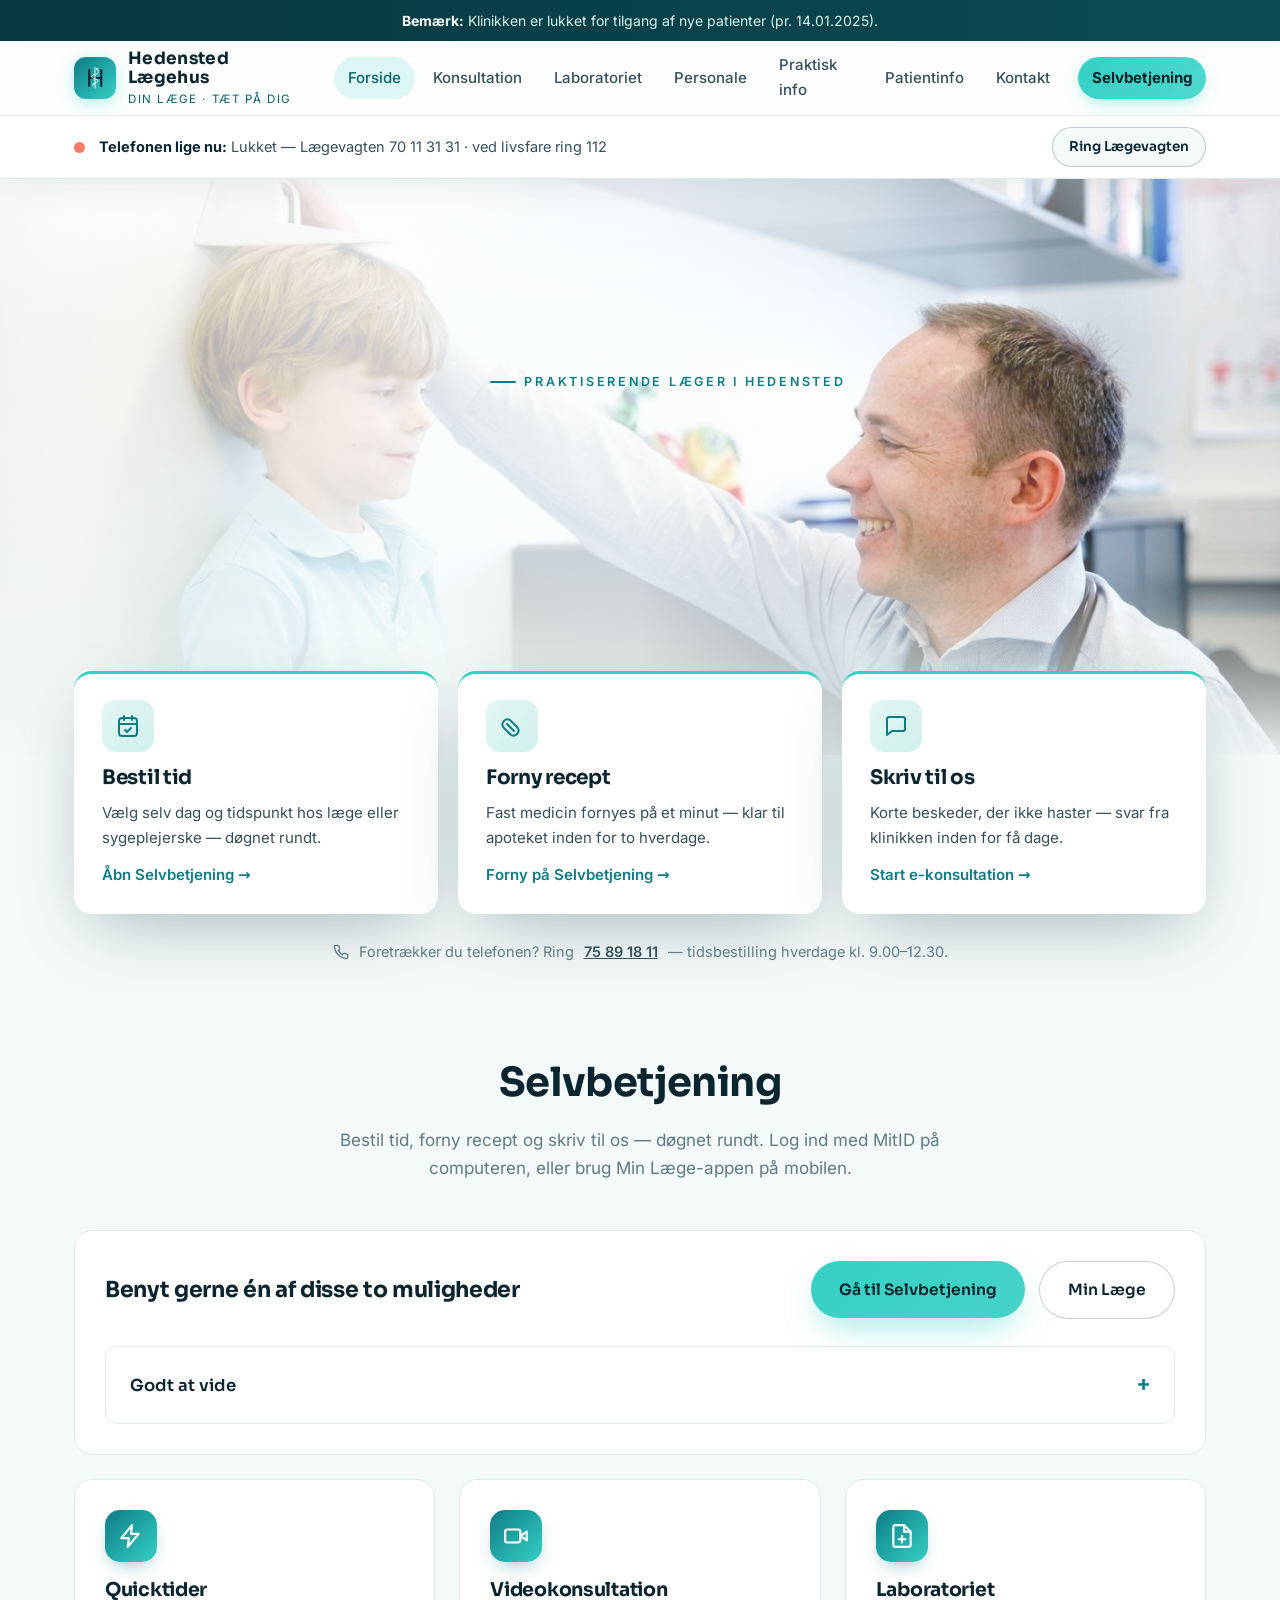
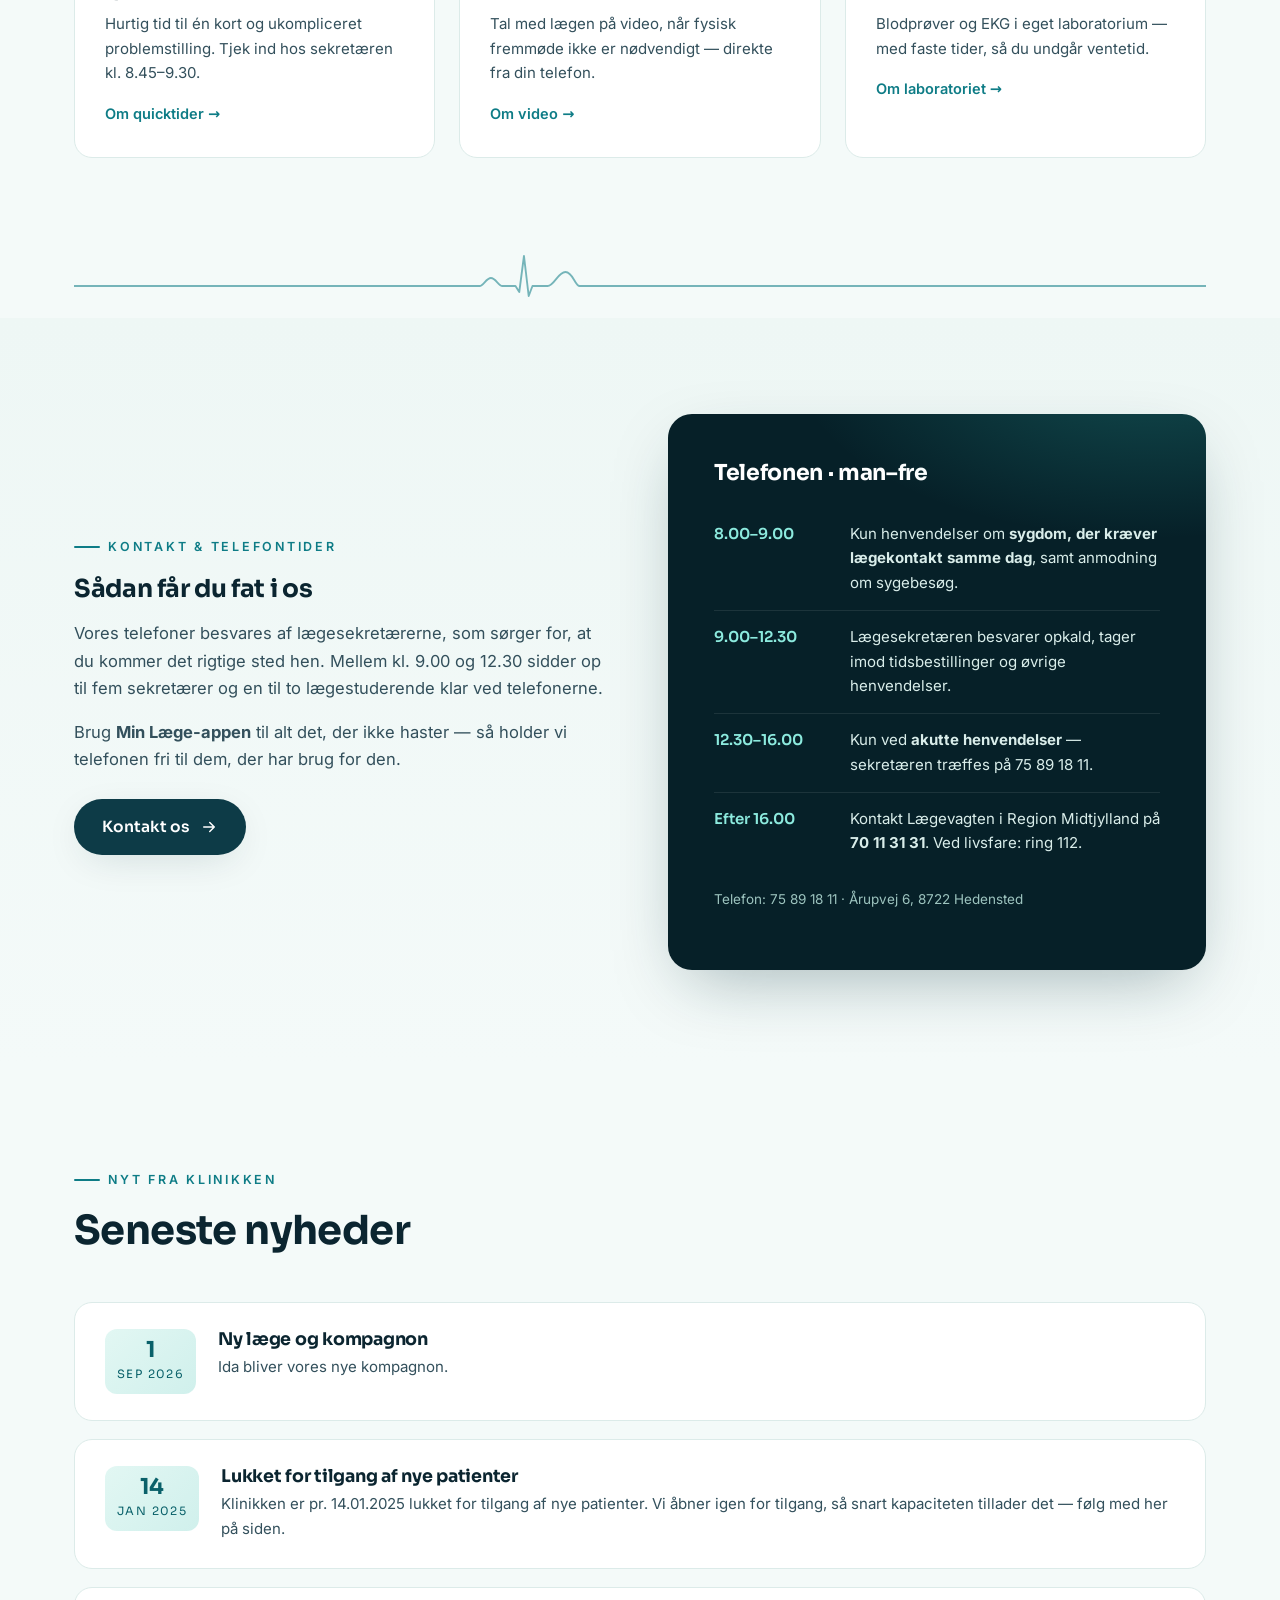
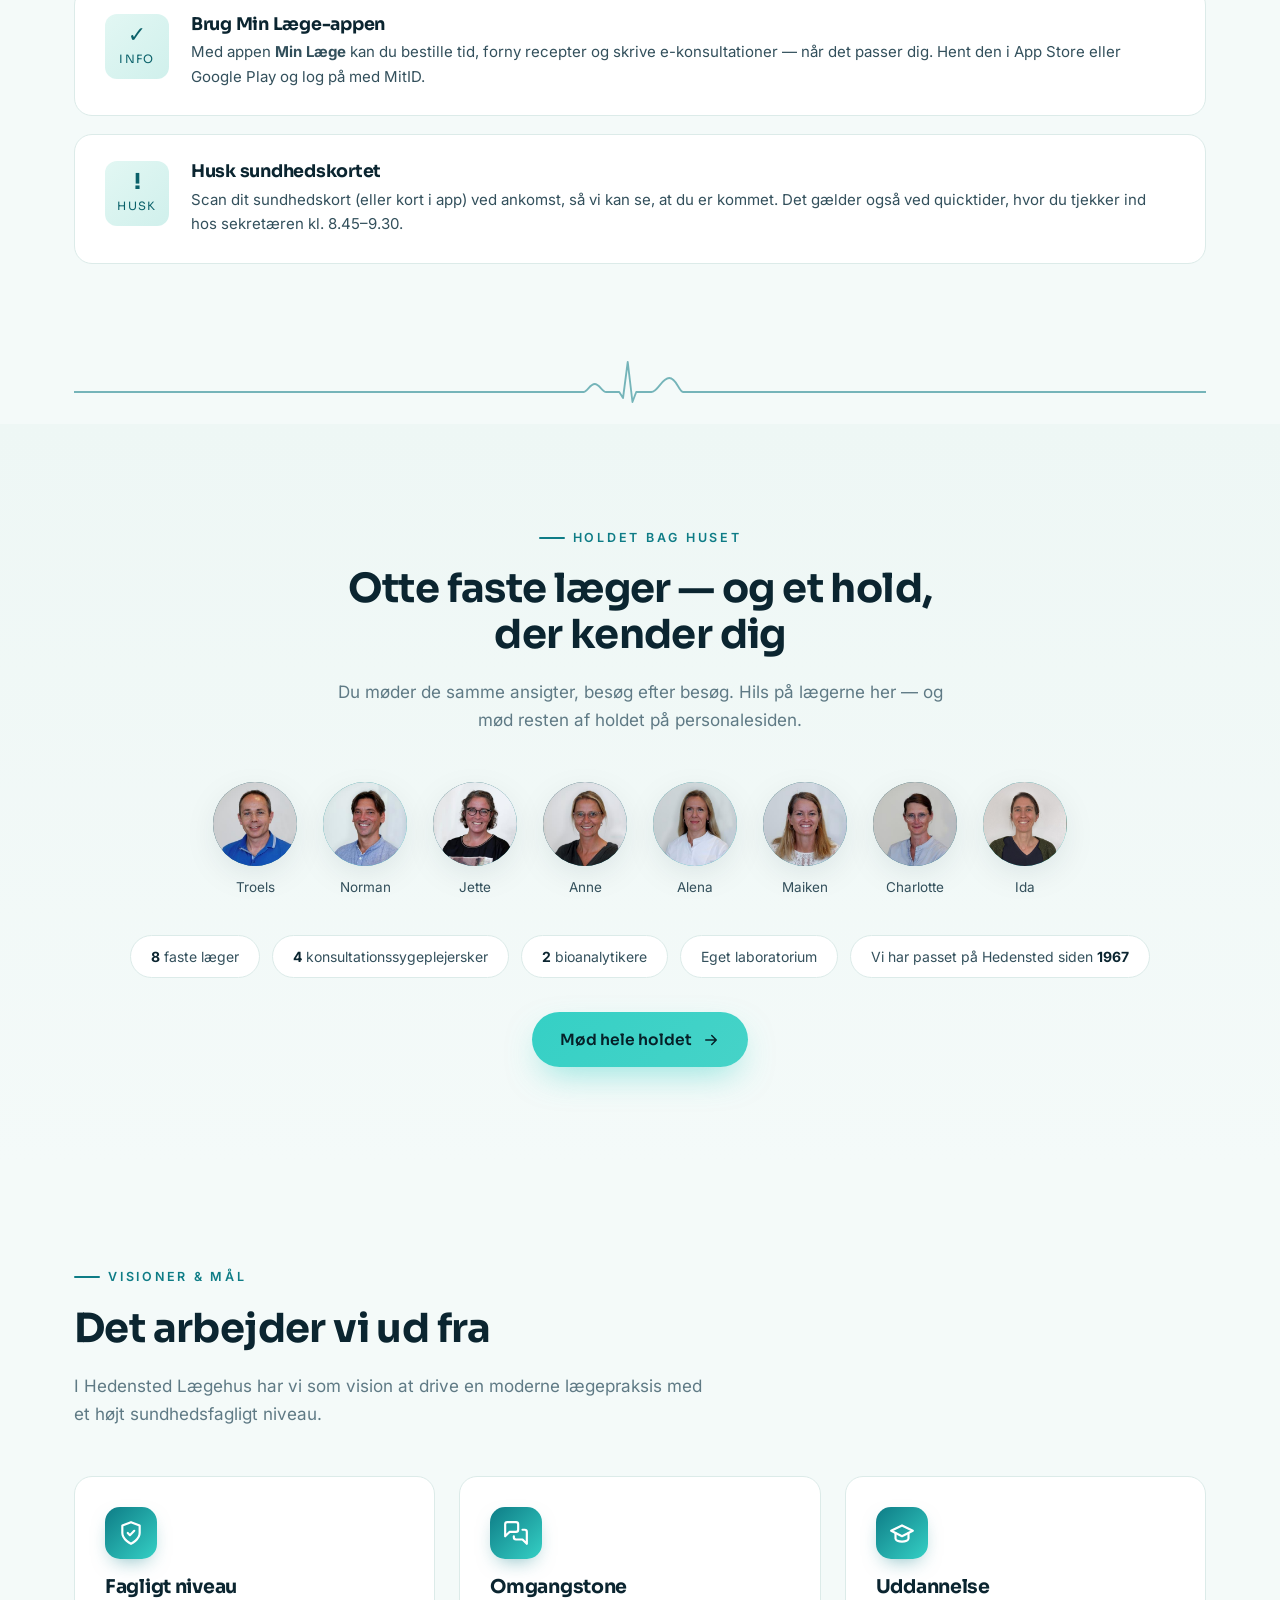
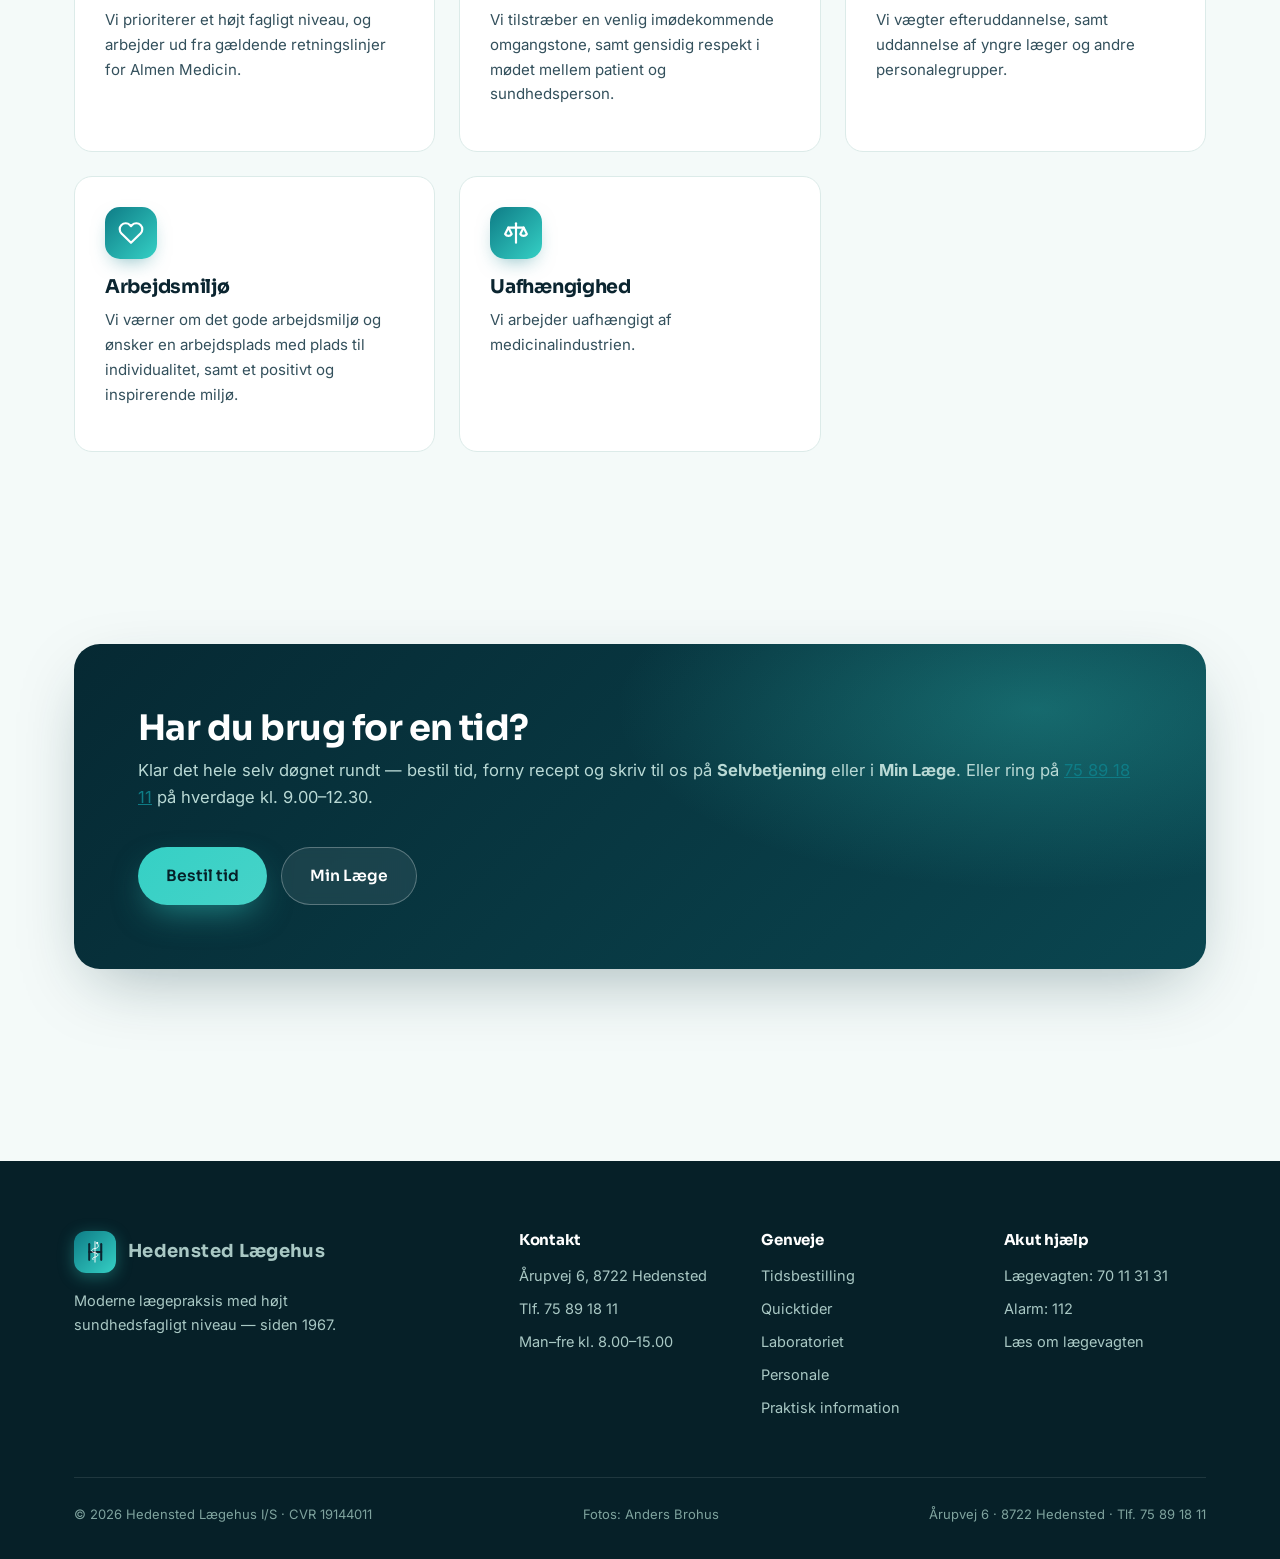
<file: index.html>
<!DOCTYPE html>
<html lang="da">
<head>
  <meta charset="utf-8">
  <meta name="viewport" content="width=device-width, initial-scale=1">
  <title>Hedensted Lægehus — Din praktiserende læge i Hedensted</title>
  <meta name="description" content="Hedensted Lægehus er en moderne lægepraksis på Årupvej 6 i Hedensted. Bestil tid, forny recept eller kontakt os på 75 89 18 11.">
  <link rel="icon" type="image/svg+xml" href="assets/favicon.svg">
  <link rel="stylesheet" href="css/fonts.css">
  <link rel="stylesheet" href="css/style.css">
</head>
<body>
  <a class="skip-link" href="#main">Spring til indhold</a>

  <div class="alert-bar" data-ticker>
    <strong>Bemærk:</strong> Klinikken er lukket for tilgang af nye patienter (pr. 14.01.2025).
  </div>

  <header class="site-header">
    <div class="wrap header-inner">
      <a class="brand" href="index.html">
        <span class="brand-mark" aria-hidden="true">
          <svg viewBox="0 0 40 52" fill="none" stroke-linecap="round" stroke-linejoin="round"><g stroke="#0b2530" stroke-width="4.5"><path d="M7.5 9 V43"/><path d="M33.5 9 V43"/><path d="M7.5 26 H33.5"/></g><g stroke="#fff" stroke-width="2" transform="translate(8,0)"><path d="M12 3.5 V48"/><path d="M16.6 7.2 C20.8 10.8 20.5 17.5 12 18.5 C4.5 19.4 3 23.5 7 26 C10 27.8 16.5 27.5 18 31 C19.3 34.2 15.5 36.5 12 37 C8.5 37.5 5.5 39.5 7.5 42.5"/><circle cx="16.4" cy="6.4" r="1.3"/><circle cx="16.9" cy="6" r="0.35"/></g></svg>
        </span>
        <span class="brand-text">
          <span class="name">Hedensted Lægehus</span>
          <span class="tag">Din læge · tæt på dig</span>
        </span>
      </a>
      <button class="nav-toggle" aria-expanded="false" aria-label="Åbn menu">
        <svg viewBox="0 0 24 24" fill="none" stroke="currentColor" stroke-width="2" stroke-linecap="round"><path d="M4 7h16M4 12h16M4 17h16"/></svg>
      </button>
      <nav class="main-nav" aria-label="Hovedmenu">
        <a href="index.html">Forside</a>
        <a href="konsultation.html">Konsultation</a>
        <a href="laboratoriet.html">Laboratoriet</a>
        <a href="personale.html">Personale</a>
        <a href="praktisk.html">Praktisk info</a>
        <a href="patientinformation.html">Patientinfo</a>
        <a href="kontakt.html">Kontakt</a>
        <a class="nav-cta" href="https://patientportal.egclinea.com/?id=671" target="_blank" rel="noopener" data-link="selvbetjening">Selvbetjening</a>
      </nav>
    </div>
  </header>

  <main id="main">

    <!-- ===================== HERO ===================== -->
    <section class="hero hero-photo">
      <div class="wrap">
        <div class="hero-content">
          <span class="eyebrow">Praktiserende læger i Hedensted</span>
          <!-- Overskriften er kun for skærmlæsere/søgemaskiner — visuelt taler fotoet for sig selv -->
          <h1 style="position:absolute;width:1px;height:1px;overflow:hidden;clip:rect(0 0 0 0);white-space:nowrap">Hedensted Lægehus — moderne lægehus med mennesket i centrum</h1>
        </div>
      </div>
    </section>

    <!-- ===================== HANDLINGSKORT (forslag A) ===================== -->
    <div class="info-bar wrap">
      <div class="info-grid">
        <a class="info-card task-card reveal" href="https://patientportal.egclinea.com/?id=671" target="_blank" rel="noopener" data-link="selvbetjening">
          <span class="ico" aria-hidden="true"><svg viewBox="0 0 24 24" fill="none" stroke="currentColor" stroke-width="2" stroke-linecap="round" stroke-linejoin="round"><rect x="3" y="4" width="18" height="18" rx="3"/><path d="M16 2v4M8 2v4M3 10h18M9 16l2 2 4-4"/></svg></span>
          <h3>Bestil tid</h3>
          <p>Vælg selv dag og tidspunkt hos læge eller sygeplejerske — døgnet rundt.</p>
          <span class="more">Åbn Selvbetjening</span>
        </a>
        <a class="info-card task-card reveal reveal-d1" href="https://patientportal.egclinea.com/?id=671" target="_blank" rel="noopener" data-link="selvbetjening">
          <span class="ico" aria-hidden="true"><svg viewBox="0 0 24 24" fill="none" stroke="currentColor" stroke-width="2" stroke-linecap="round" stroke-linejoin="round"><path d="M10.5 20.5 3.5 13.5a5 5 0 0 1 7-7l7 7a5 5 0 0 1-7 7z"/><path d="M7 10l7 7"/></svg></span>
          <h3>Forny recept</h3>
          <p>Fast medicin fornyes på et minut — klar til apoteket inden for to hverdage.</p>
          <span class="more">Forny på Selvbetjening</span>
        </a>
        <a class="info-card task-card reveal reveal-d2" href="https://patientportal.egclinea.com/?id=671" target="_blank" rel="noopener" data-link="selvbetjening">
          <span class="ico" aria-hidden="true"><svg viewBox="0 0 24 24" fill="none" stroke="currentColor" stroke-width="2" stroke-linecap="round" stroke-linejoin="round"><path d="M21 15a2 2 0 0 1-2 2H8l-5 4V5a2 2 0 0 1 2-2h14a2 2 0 0 1 2 2z"/></svg></span>
          <h3>Skriv til os</h3>
          <p>Korte beskeder, der ikke haster — svar fra klinikken inden for få dage.</p>
          <span class="more">Start e-konsultation</span>
        </a>
      </div>
      <p class="task-tlf reveal">
        <svg viewBox="0 0 24 24" fill="none" stroke="currentColor" stroke-width="2" stroke-linecap="round" aria-hidden="true"><path d="M22 16.9v3a2 2 0 0 1-2.2 2 19.8 19.8 0 0 1-8.6-3.1 19.5 19.5 0 0 1-6-6A19.8 19.8 0 0 1 2.1 4.2 2 2 0 0 1 4.1 2h3a2 2 0 0 1 2 1.7c.1 1 .4 2 .7 2.9a2 2 0 0 1-.5 2.1L8 10a16 16 0 0 0 6 6l1.3-1.3a2 2 0 0 1 2.1-.5c.9.3 1.9.6 2.9.7a2 2 0 0 1 1.7 2z"/></svg>
        Foretrækker du telefonen? Ring <a href="tel:75891811">75 89 18 11</a> — tidsbestilling hverdage kl. 9.00–12.30.
      </p>
    </div>

    <!-- ===================== GENVEJE ===================== -->
    <section class="section" id="genveje">
      <div class="wrap">
        <div class="section-head center reveal">
          <h2>Selvbetjening</h2>
          <p>Bestil tid, forny recept og skriv til os — døgnet rundt. Log ind med MitID på computeren, eller brug Min Læge-appen på mobilen.</p>
        </div>
        <div class="card reveal" style="display:flex;flex-wrap:wrap;align-items:center;justify-content:space-between;gap:28px;margin-bottom:24px">
          <div style="flex:1 1 380px">
            <h3 style="font-size:22px;margin-bottom:0">Benyt gerne én af disse to muligheder</h3>
          </div>
          <div class="hero-actions">
            <a class="btn btn-primary" href="https://patientportal.egclinea.com/?id=671" target="_blank" rel="noopener" data-link="selvbetjening">Gå til Selvbetjening</a>
            <a class="btn btn-ghost" href="https://minlaegeapp.dk" target="_blank" rel="noopener" data-link="minlaege">Min Læge</a>
          </div>
          <div class="accordion" style="flex-basis:100%">
            <details>
              <summary>Godt at vide</summary>
              <div class="acc-body">
                <ul style="margin:0 0 10px;padding-left:20px">
                  <li><strong>E-konsultation:</strong> korte, præcise spørgsmål — ikke akutte henvendelser (der kan være nogle dages svartid).</li>
                  <li><strong>Receptfornyelse:</strong> bestil i god tid (et par dages ekspeditionstid); vanedannende medicin fornyes ved fremmøde.</li>
                  <li><strong>Tidsbestilling:</strong> beskriv kort dit ærinde; lægeerklæringer, attester og akutte tider bestilles pr. telefon på <a href="tel:75891811">75 89 18 11</a>.</li>
                </ul>
                <p style="margin:0">Læs mere under <a href="konsultation.html#tidsbestilling">Konsultation</a>.</p>
              </div>
            </details>
          </div>
        </div>
        <div class="card-grid">
          <div class="card reveal">
            <span class="ico" aria-hidden="true"><svg viewBox="0 0 24 24" fill="none" stroke="currentColor" stroke-width="2" stroke-linecap="round" stroke-linejoin="round"><path d="M13 2 3 14h7l-1 8 10-12h-7l1-8z"/></svg></span>
            <h3>Quicktider</h3>
            <p>Hurtig tid til én kort og ukompliceret problemstilling. Tjek ind hos sekretæren kl. 8.45–9.30.</p>
            <a class="more" href="konsultation.html#quicktider">Om quicktider</a>
          </div>
          <div class="card reveal reveal-d1">
            <span class="ico" aria-hidden="true"><svg viewBox="0 0 24 24" fill="none" stroke="currentColor" stroke-width="2" stroke-linecap="round" stroke-linejoin="round"><rect x="2" y="6" width="14" height="12" rx="2"/><path d="m22 8-6 4 6 4V8z"/></svg></span>
            <h3>Videokonsultation</h3>
            <p>Tal med lægen på video, når fysisk fremmøde ikke er nødvendigt — direkte fra din telefon.</p>
            <a class="more" href="konsultation.html#video">Om video</a>
          </div>
          <div class="card reveal reveal-d2">
            <span class="ico" aria-hidden="true"><svg viewBox="0 0 24 24" fill="none" stroke="currentColor" stroke-width="2" stroke-linecap="round" stroke-linejoin="round"><path d="M14 2v6h6M14 2H6a2 2 0 0 0-2 2v16a2 2 0 0 0 2 2h12a2 2 0 0 0 2-2V8l-6-6z"/><path d="M9 15h6M12 12v6"/></svg></span>
            <h3>Laboratoriet</h3>
            <p>Blodprøver og EKG i eget laboratorium — med faste tider, så du undgår ventetid.</p>
            <a class="more" href="laboratoriet.html">Om laboratoriet</a>
          </div>
        </div>
      </div>
    </section>

    <div class="ekg-divider" aria-hidden="true">
      <svg viewBox="0 0 1200 64" preserveAspectRatio="none">
        <path pathLength="1000" d="M0,32 H430 c4,0 7,-8 12,-8 c5,0 8,8 12,8 h14 l4,6 5,-36 5,40 4,-10 h16 c7,0 11,-14 19,-14 c8,0 10,14 15,14 H1200"/>
      </svg>
    </div>

    <!-- ===================== ÅBNINGSTIDER ===================== -->
    <section class="section tint" id="aabningstider">
      <div class="wrap split">
        <div class="reveal">
          <span class="eyebrow" style="color:var(--teal)">Kontakt & telefontider</span>
          <h2>Sådan får du fat i os</h2>
          <p style="color:var(--ink-soft)">Vores telefoner besvares af lægesekretærerne, som sørger for, at du kommer det rigtige sted hen. Mellem kl. 9.00 og 12.30 sidder op til fem sekretærer og en til to lægestuderende klar ved telefonerne.</p>
          <p style="color:var(--ink-soft)">Brug <strong>Min Læge-appen</strong> til alt det, der ikke haster — så holder vi telefonen fri til dem, der har brug for den.</p>
          <a class="btn btn-dark" href="kontakt.html" style="margin-top:10px">
            Kontakt os
            <svg viewBox="0 0 24 24" fill="none" stroke="currentColor" stroke-width="2" stroke-linecap="round" stroke-linejoin="round"><path d="M5 12h14M13 6l6 6-6 6"/></svg>
          </a>
        </div>
        <div class="hours-panel reveal reveal-d1">
          <h3>Telefonen · man–fre</h3>
          <ul class="hours-list" data-telefontider>
            <li><span class="time">8.00–9.00</span><span>Kun henvendelser om <strong>sygdom, der kræver lægekontakt samme dag</strong>, samt anmodning om sygebesøg.</span></li>
            <li><span class="time">9.00–12.30</span><span>Lægesekretæren besvarer opkald, tager imod tidsbestillinger og øvrige henvendelser.</span></li>
            <li><span class="time">12.30–16.00</span><span>Kun ved <strong>akutte henvendelser</strong> — sekretæren træffes på 75 89 18 11.</span></li>
            <li><span class="time">Efter 16.00</span><span>Kontakt Lægevagten i Region Midtjylland på <strong>70 11 31 31</strong>. Ved livsfare: ring 112.</span></li>
          </ul>
          <p class="hours-note">Telefon: 75 89 18 11 · Årupvej 6, 8722 Hedensted</p>
        </div>
      </div>
    </section>

    <!-- ===================== NYHEDER ===================== -->
    <section class="section" id="nyheder">
      <div class="wrap">
        <div class="section-head reveal">
          <span class="eyebrow">Nyt fra klinikken</span>
          <h2>Seneste nyheder</h2>
        </div>
        <!-- Nyhederne redigeres i js/data.js — ikke her -->
        <div class="news-stack" data-nyheder></div>
      </div>
    </section>

    <div class="ekg-divider" aria-hidden="true">
      <svg viewBox="0 0 1200 64" preserveAspectRatio="none">
        <path pathLength="1000" d="M0,32 H540 c4,0 7,-8 12,-8 c5,0 8,8 12,8 h14 l4,6 5,-36 5,40 4,-10 h16 c7,0 11,-14 19,-14 c8,0 10,14 15,14 H1200"/>
      </svg>
    </div>

    <!-- ===================== MØD HOLDET (forslag C) ===================== -->
    <section class="section tint" id="om">
      <div class="wrap">
        <div class="section-head center reveal">
          <span class="eyebrow">Holdet bag huset</span>
          <h2>Otte faste læger — og et hold, der kender dig</h2>
          <p>Du møder de samme ansigter, besøg efter besøg. Hils på lægerne her — og mød resten af holdet på personalesiden.</p>
        </div>
        <!-- Rækken udfyldes af js/main.js fra personalelisten i js/data.js
             (rigtigt portræt fra assets/personale/, ellers initialer) -->
        <div class="hold-row reveal" data-hold></div>
        <div class="hold-chips reveal reveal-d1">
          <div class="hold-chip"><strong>8</strong> faste læger</div>
          <div class="hold-chip"><strong>4</strong> konsultationssygeplejersker</div>
          <div class="hold-chip"><strong>2</strong> bioanalytikere</div>
          <div class="hold-chip">Eget laboratorium</div>
          <div class="hold-chip">Vi har passet på Hedensted siden <strong>1967</strong></div>
        </div>
        <div class="reveal reveal-d2" style="display:flex;justify-content:center">
          <a class="btn btn-primary" href="personale.html">
            Mød hele holdet
            <svg viewBox="0 0 24 24" fill="none" stroke="currentColor" stroke-width="2" stroke-linecap="round" stroke-linejoin="round"><path d="M5 12h14M13 6l6 6-6 6"/></svg>
          </a>
        </div>
      </div>
    </section>

    <!-- ===================== VISIONER & MÅL ===================== -->
    <section class="section" id="visioner">
      <div class="wrap">
        <div class="section-head reveal">
          <span class="eyebrow">Visioner &amp; mål</span>
          <h2>Det arbejder vi ud fra</h2>
          <p>I Hedensted Lægehus har vi som vision at drive en moderne lægepraksis med et højt sundhedsfagligt niveau.</p>
        </div>
        <div class="card-grid">
          <div class="card reveal">
            <span class="ico" aria-hidden="true"><svg viewBox="0 0 24 24" fill="none" stroke="currentColor" stroke-width="2" stroke-linecap="round" stroke-linejoin="round"><path d="M12 22s8-4 8-10V5l-8-3-8 3v7c0 6 8 10 8 10z"/><path d="m9 12 2 2 4-4"/></svg></span>
            <h3>Fagligt niveau</h3>
            <p>Vi prioriterer et højt fagligt niveau, og arbejder ud fra gældende retningslinjer for Almen Medicin.</p>
          </div>
          <div class="card reveal reveal-d1">
            <span class="ico" aria-hidden="true"><svg viewBox="0 0 24 24" fill="none" stroke="currentColor" stroke-width="2" stroke-linecap="round" stroke-linejoin="round"><path d="M14 9a2 2 0 0 1-2 2H6l-4 4V4a2 2 0 0 1 2-2h8a2 2 0 0 1 2 2v5z"/><path d="M18 9h2a2 2 0 0 1 2 2v11l-4-4h-6a2 2 0 0 1-2-2v-1"/></svg></span>
            <h3>Omgangstone</h3>
            <p>Vi tilstræber en venlig imødekommende omgangstone, samt gensidig respekt i mødet mellem patient og sundhedsperson.</p>
          </div>
          <div class="card reveal reveal-d2">
            <span class="ico" aria-hidden="true"><svg viewBox="0 0 24 24" fill="none" stroke="currentColor" stroke-width="2" stroke-linecap="round" stroke-linejoin="round"><path d="M22 10 12 5 2 10l10 5 10-5z"/><path d="M6 12v5c0 1.7 2.7 3 6 3s6-1.3 6-3v-5"/></svg></span>
            <h3>Uddannelse</h3>
            <p>Vi vægter efteruddannelse, samt uddannelse af yngre læger og andre personalegrupper.</p>
          </div>
          <div class="card reveal">
            <span class="ico" aria-hidden="true"><svg viewBox="0 0 24 24" fill="none" stroke="currentColor" stroke-width="2" stroke-linecap="round" stroke-linejoin="round"><path d="M20.8 4.6a5.5 5.5 0 0 0-7.8 0L12 5.7l-1-1.1a5.5 5.5 0 0 0-7.8 7.8l1 1L12 21l7.8-7.6 1-1a5.5 5.5 0 0 0 0-7.8z"/></svg></span>
            <h3>Arbejdsmiljø</h3>
            <p>Vi værner om det gode arbejdsmiljø og ønsker en arbejdsplads med plads til individualitet, samt et positivt og inspirerende miljø.</p>
          </div>
          <div class="card reveal reveal-d1">
            <span class="ico" aria-hidden="true"><svg viewBox="0 0 24 24" fill="none" stroke="currentColor" stroke-width="2" stroke-linecap="round" stroke-linejoin="round"><path d="M12 3v18"/><path d="M5 7h14"/><path d="m5 7-3 6a3.5 3.5 0 0 0 6 0L5 7z"/><path d="m19 7-3 6a3.5 3.5 0 0 0 6 0l-3-6z"/></svg></span>
            <h3>Uafhængighed</h3>
            <p>Vi arbejder uafhængigt af medicinalindustrien.</p>
          </div>
        </div>
      </div>
    </section>

    <!-- ===================== CTA ===================== -->
    <section class="section">
      <div class="wrap">
        <div class="cta-band reveal">
          <div>
            <h2>Har du brug for en tid?</h2>
            <p>Klar det hele selv døgnet rundt — bestil tid, forny recept og skriv til os på <strong>Selvbetjening</strong> eller i <strong>Min Læge</strong>. Eller ring på <a href="tel:75891811">75 89 18 11</a> på hverdage kl. 9.00–12.30.</p>
          </div>
          <div class="hero-actions">
            <a class="btn btn-primary" href="https://patientportal.egclinea.com/?id=671" target="_blank" rel="noopener" data-link="selvbetjening">Bestil tid</a>
            <a class="btn btn-ghost" href="https://minlaegeapp.dk" target="_blank" rel="noopener" data-link="minlaege">Min Læge</a>
          </div>
        </div>
      </div>
    </section>

  </main>

  <!-- ===================== FOOTER ===================== -->
  <footer class="site-footer">
    <div class="wrap">
      <div class="footer-grid">
        <div class="footer-brand">
          <a class="brand" href="index.html">
            <span class="brand-mark" aria-hidden="true">
              <svg viewBox="0 0 40 52" fill="none" stroke-linecap="round" stroke-linejoin="round"><g stroke="#0b2530" stroke-width="4.5"><path d="M7.5 9 V43"/><path d="M33.5 9 V43"/><path d="M7.5 26 H33.5"/></g><g stroke="#fff" stroke-width="2" transform="translate(8,0)"><path d="M12 3.5 V48"/><path d="M16.6 7.2 C20.8 10.8 20.5 17.5 12 18.5 C4.5 19.4 3 23.5 7 26 C10 27.8 16.5 27.5 18 31 C19.3 34.2 15.5 36.5 12 37 C8.5 37.5 5.5 39.5 7.5 42.5"/><circle cx="16.4" cy="6.4" r="1.3"/><circle cx="16.9" cy="6" r="0.35"/></g></svg>
            </span>
            <span class="brand-text"><span class="name">Hedensted Lægehus</span></span>
          </a>
          <p>Moderne lægepraksis med højt sundhedsfagligt niveau — siden 1967.</p>
        </div>
        <div>
          <h4>Kontakt</h4>
          <ul>
            <li><span data-kontakt="adresse">Årupvej 6</span>, <span data-kontakt="postnr_by">8722 Hedensted</span></li>
            <li>Tlf. <a href="tel:75891811" data-kontakt="telefon">75 89 18 11</a></li>
            <li data-aabning>Man–fre kl. 8.00–15.00</li>
          </ul>
        </div>
        <div>
          <h4>Genveje</h4>
          <ul>
            <li><a href="konsultation.html#tidsbestilling">Tidsbestilling</a></li>
            <li><a href="konsultation.html#quicktider">Quicktider</a></li>
            <li><a href="laboratoriet.html">Laboratoriet</a></li>
            <li><a href="personale.html">Personale</a></li>
            <li><a href="praktisk.html">Praktisk information</a></li>
          </ul>
        </div>
        <div>
          <h4>Akut hjælp</h4>
          <ul>
            <li>Lægevagten: <a href="tel:70113131" data-kontakt="laegevagt">70 11 31 31</a></li>
            <li><a href="tel:112">Alarm: 112</a></li>
            <li><a href="praktisk.html#laegevagten">Læs om lægevagten</a></li>
          </ul>
        </div>
      </div>
      <div class="footer-bottom">
        <span>© 2026 Hedensted Lægehus I/S · CVR <span data-kontakt="cvr">19144011</span></span>
        <span>Fotos: Anders Brohus</span>
        <span><span data-kontakt="adresse">Årupvej 6</span> · <span data-kontakt="postnr_by">8722 Hedensted</span> · Tlf. <span data-kontakt="telefon">75 89 18 11</span></span>
      </div>
    </div>
  </footer>

  <script src="js/data.js" defer></script>
  <script src="js/main.js" defer></script>
</body>
</html>
</file>
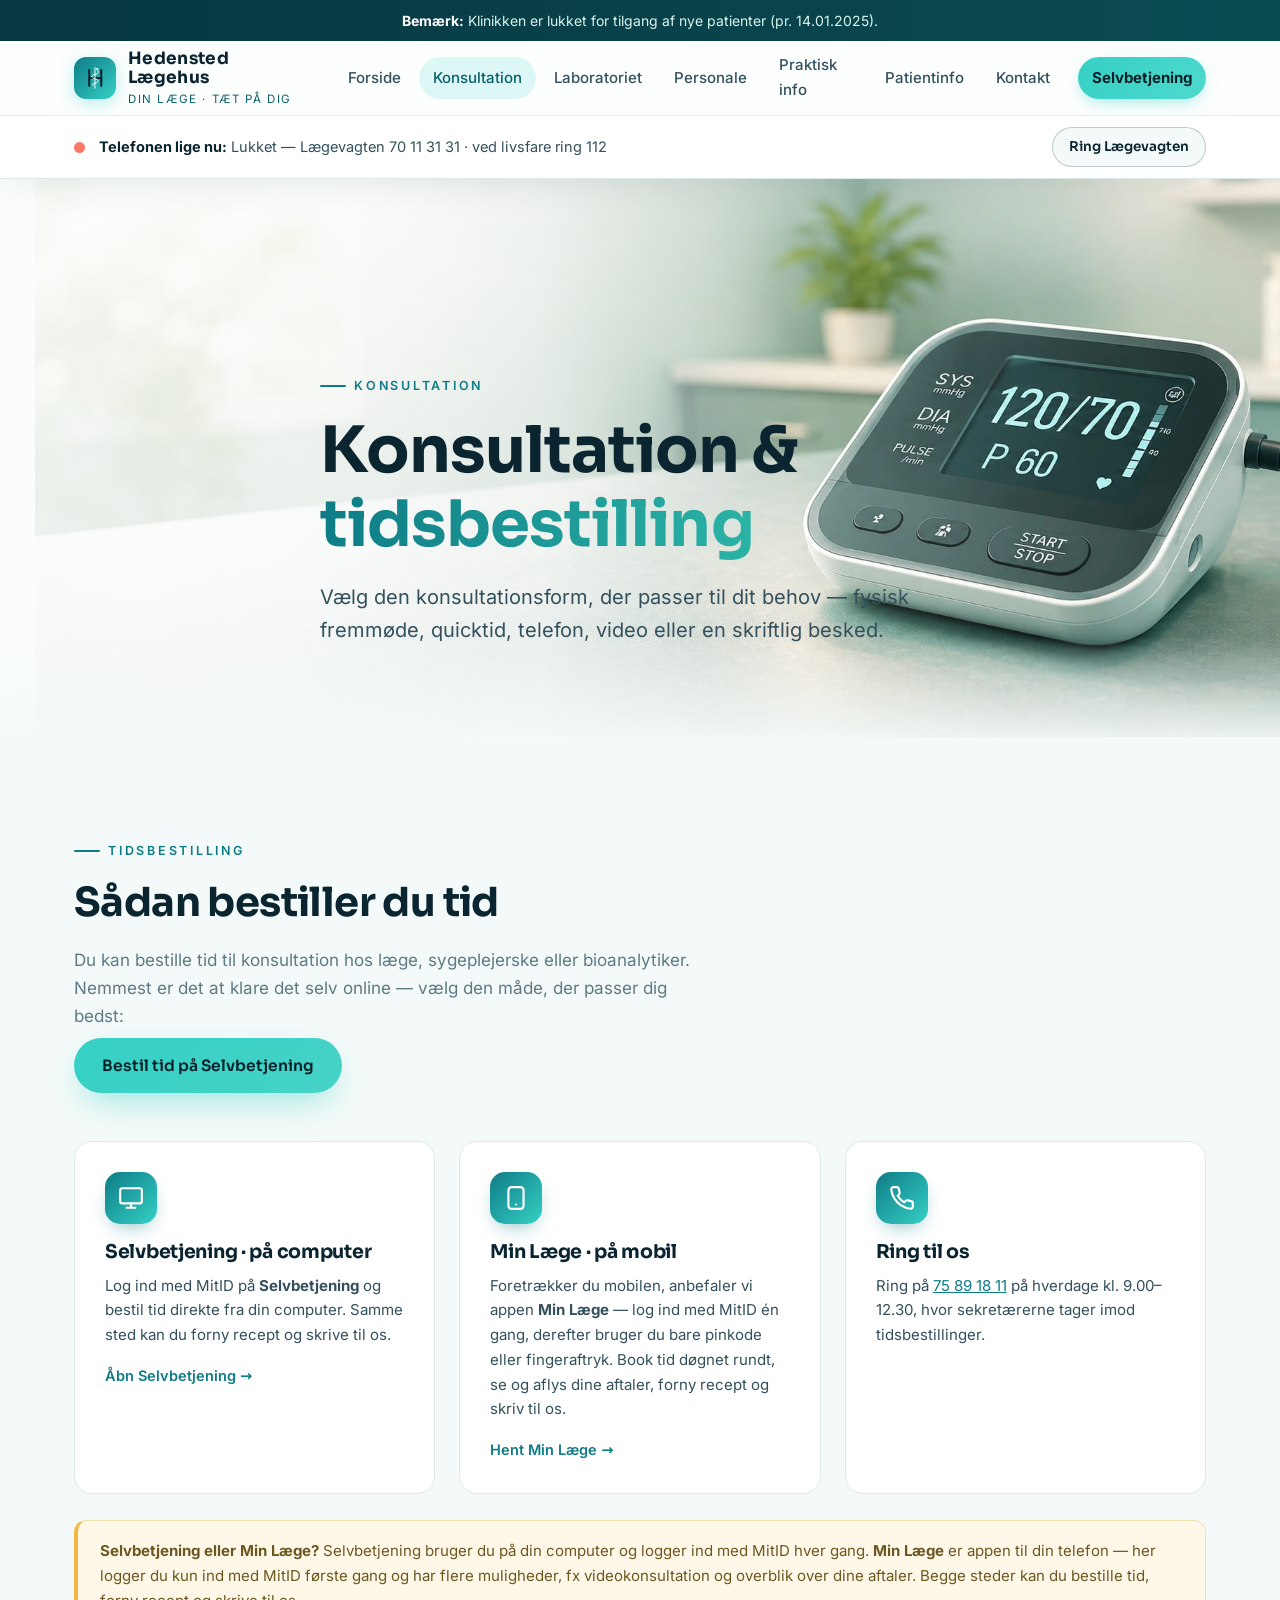
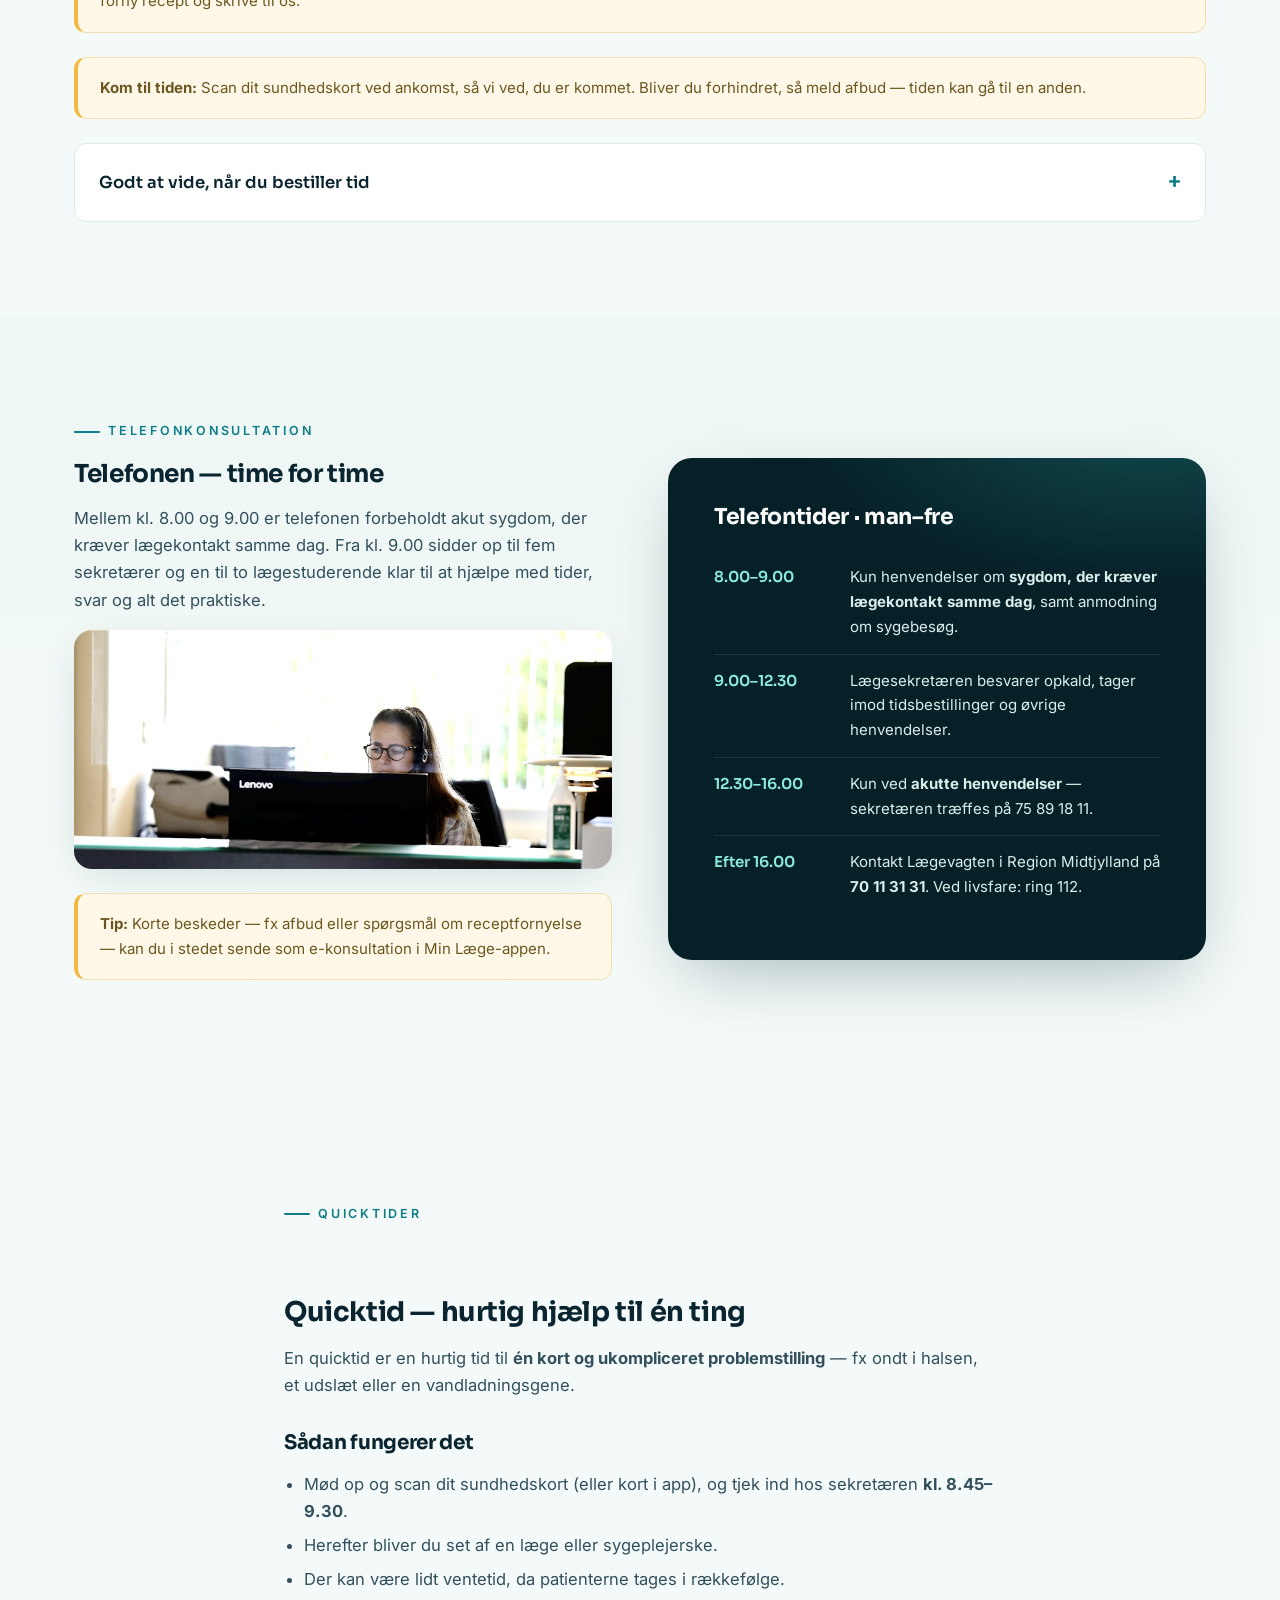
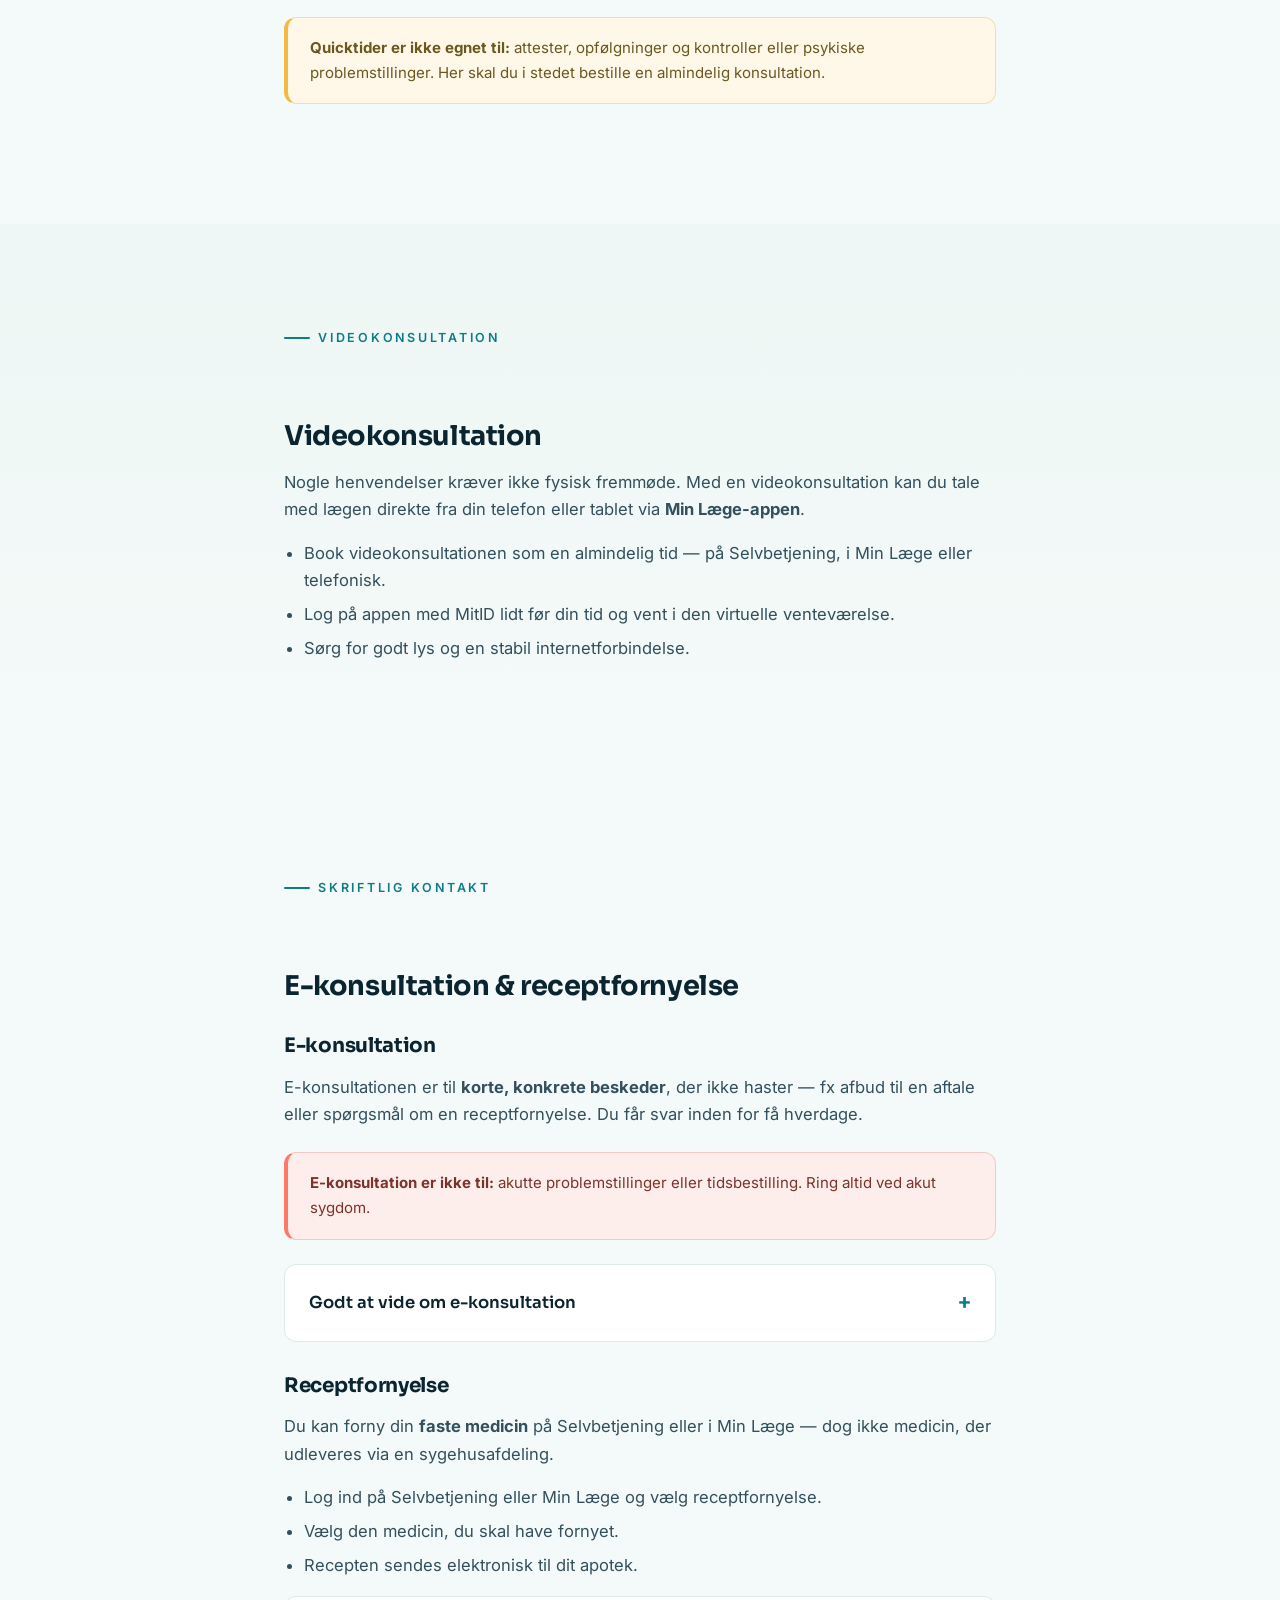
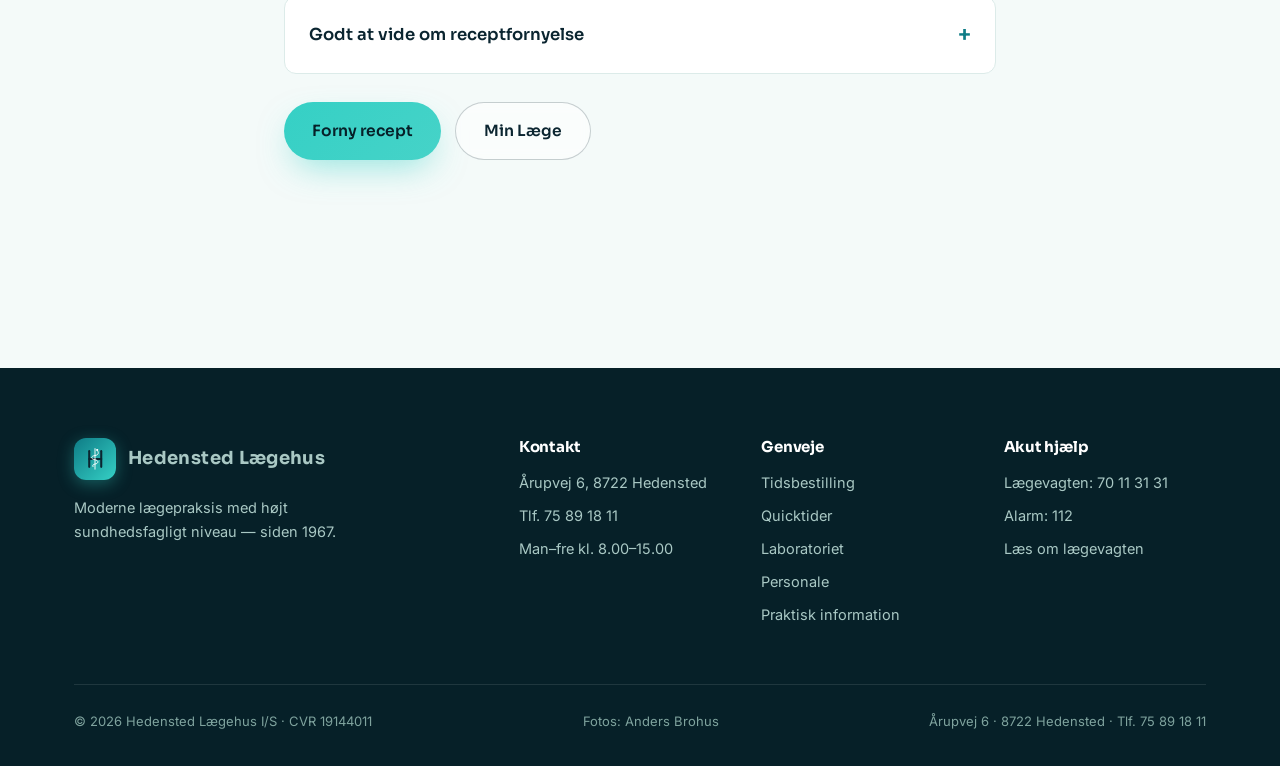
<file: konsultation.html>
<!DOCTYPE html>
<html lang="da">
<head>
  <meta charset="utf-8">
  <meta name="viewport" content="width=device-width, initial-scale=1">
  <title>Konsultation & tidsbestilling — Hedensted Lægehus</title>
  <meta name="description" content="Bestil tid hos læge, sygeplejerske eller bioanalytiker i Hedensted Lægehus. Læs om quicktider, telefon-, video- og e-konsultation.">
  <link rel="icon" type="image/svg+xml" href="assets/favicon.svg">
  <link rel="stylesheet" href="css/fonts.css">
  <link rel="stylesheet" href="css/style.css">
</head>
<body>
  <a class="skip-link" href="#main">Spring til indhold</a>

  <div class="alert-bar" data-ticker>
    <strong>Bemærk:</strong> Klinikken er lukket for tilgang af nye patienter (pr. 14.01.2025).
  </div>

  <header class="site-header">
    <div class="wrap header-inner">
      <a class="brand" href="index.html">
        <span class="brand-mark" aria-hidden="true">
          <svg viewBox="0 0 40 52" fill="none" stroke-linecap="round" stroke-linejoin="round"><g stroke="#0b2530" stroke-width="4.5"><path d="M7.5 9 V43"/><path d="M33.5 9 V43"/><path d="M7.5 26 H33.5"/></g><g stroke="#fff" stroke-width="2" transform="translate(8,0)"><path d="M12 3.5 V48"/><path d="M16.6 7.2 C20.8 10.8 20.5 17.5 12 18.5 C4.5 19.4 3 23.5 7 26 C10 27.8 16.5 27.5 18 31 C19.3 34.2 15.5 36.5 12 37 C8.5 37.5 5.5 39.5 7.5 42.5"/><circle cx="16.4" cy="6.4" r="1.3"/><circle cx="16.9" cy="6" r="0.35"/></g></svg>
        </span>
        <span class="brand-text">
          <span class="name">Hedensted Lægehus</span>
          <span class="tag">Din læge · tæt på dig</span>
        </span>
      </a>
      <button class="nav-toggle" aria-expanded="false" aria-label="Åbn menu">
        <svg viewBox="0 0 24 24" fill="none" stroke="currentColor" stroke-width="2" stroke-linecap="round"><path d="M4 7h16M4 12h16M4 17h16"/></svg>
      </button>
      <nav class="main-nav" aria-label="Hovedmenu">
        <a href="index.html">Forside</a>
        <a href="konsultation.html">Konsultation</a>
        <a href="laboratoriet.html">Laboratoriet</a>
        <a href="personale.html">Personale</a>
        <a href="praktisk.html">Praktisk info</a>
        <a href="patientinformation.html">Patientinfo</a>
        <a href="kontakt.html">Kontakt</a>
        <a class="nav-cta" href="https://patientportal.egclinea.com/?id=671" target="_blank" rel="noopener" data-link="selvbetjening">Selvbetjening</a>
      </nav>
    </div>
  </header>

  <main id="main">

    <section class="hero hero-sub hero-tryk">
      <div class="wrap">
        <div class="hero-content">
          <span class="eyebrow">Konsultation</span>
          <h1>Konsultation &amp; <span class="accent">tidsbestilling</span></h1>
          <p class="lede" data-tekst="konsultation_hero_lede">Vælg den konsultationsform, der passer til dit behov — fysisk fremmøde, quicktid, telefon, video eller en skriftlig besked.</p>
        </div>
      </div>
    </section>

    <section class="section" id="tidsbestilling">
      <div class="wrap">
        <div class="section-head reveal">
          <span class="eyebrow">Tidsbestilling</span>
          <h2>Sådan bestiller du tid</h2>
          <p>Du kan bestille tid til konsultation hos læge, sygeplejerske eller bioanalytiker. Nemmest er det at klare det selv online — vælg den måde, der passer dig bedst:</p>
          <p style="margin-top:8px"><a class="btn btn-primary" href="https://patientportal.egclinea.com/?id=671" target="_blank" rel="noopener" data-link="selvbetjening">Bestil tid på Selvbetjening</a></p>
        </div>
        <div class="card-grid">
          <div class="card reveal">
            <span class="ico" aria-hidden="true"><svg viewBox="0 0 24 24" fill="none" stroke="currentColor" stroke-width="2" stroke-linecap="round" stroke-linejoin="round"><rect x="2" y="3" width="20" height="14" rx="2"/><path d="M8 21h8M12 17v4"/></svg></span>
            <h3>Selvbetjening · på computer</h3>
            <p>Log ind med MitID på <strong>Selvbetjening</strong> og bestil tid direkte fra din computer. Samme sted kan du forny recept og skrive til os.</p>
            <a class="more" href="https://patientportal.egclinea.com/?id=671" target="_blank" rel="noopener" data-link="selvbetjening">Åbn Selvbetjening</a>
          </div>
          <div class="card reveal reveal-d1">
            <span class="ico" aria-hidden="true"><svg viewBox="0 0 24 24" fill="none" stroke="currentColor" stroke-width="2" stroke-linecap="round" stroke-linejoin="round"><rect x="5" y="2" width="14" height="20" rx="3"/><path d="M12 18h.01"/></svg></span>
            <h3>Min Læge · på mobil</h3>
            <p>Foretrækker du mobilen, anbefaler vi appen <strong>Min Læge</strong> — log ind med MitID én gang, derefter bruger du bare pinkode eller fingeraftryk. Book tid døgnet rundt, se og aflys dine aftaler, forny recept og skriv til os.</p>
            <a class="more" href="https://minlaegeapp.dk" target="_blank" rel="noopener" data-link="minlaege">Hent Min Læge</a>
          </div>
          <div class="card reveal reveal-d2">
            <span class="ico" aria-hidden="true"><svg viewBox="0 0 24 24" fill="none" stroke="currentColor" stroke-width="2" stroke-linecap="round" stroke-linejoin="round"><path d="M22 16.9v3a2 2 0 0 1-2.2 2 19.8 19.8 0 0 1-8.6-3.1 19.5 19.5 0 0 1-6-6A19.8 19.8 0 0 1 2.1 4.2 2 2 0 0 1 4.1 2h3a2 2 0 0 1 2 1.7c.1 1 .4 2 .7 2.9a2 2 0 0 1-.5 2.1L8 10a16 16 0 0 0 6 6l1.3-1.3a2 2 0 0 1 2.1-.5c.9.3 1.9.6 2.9.7a2 2 0 0 1 1.7 2z"/></svg></span>
            <h3>Ring til os</h3>
            <p>Ring på <a href="tel:75891811">75 89 18 11</a> på hverdage kl. 9.00–12.30, hvor sekretærerne tager imod tidsbestillinger.</p>
          </div>
        </div>
        <div class="note-box" style="margin-top:26px">
          <strong>Selvbetjening eller Min Læge?</strong> Selvbetjening bruger du på din computer og logger ind med MitID hver gang. <strong>Min Læge</strong> er appen til din telefon — her logger du kun ind med MitID første gang og har flere muligheder, fx videokonsultation og overblik over dine aftaler. Begge steder kan du bestille tid, forny recept og skrive til os.
        </div>
        <div class="note-box" style="margin-top:16px">
          <strong>Kom til tiden:</strong> Scan dit sundhedskort ved ankomst, så vi ved, du er kommet. Bliver du forhindret, så meld afbud — tiden kan gå til en anden.
        </div>
        <div class="accordion" style="margin-top:16px">
          <details>
            <summary>Godt at vide, når du bestiller tid</summary>
            <div class="acc-body">
              <ul style="margin:0;padding-left:20px">
                <li>Beskriv kort, hvad det drejer sig om, når du bestiller.</li>
                <li>Brug ikke dit eget cpr-nr. til at bestille tid til dine børn — kontakt sekretæren for at oprette børnene til e-service.</li>
                <li>De fleste årskontroller ved egen læge skal forudgås af en tid hos sygeplejersken — book den gerne mindst 1 uge før lægetiden.</li>
                <li>Kørekortsattest: mød 10 minutter før din tid, så du kan nå at udfylde spørgeskema og betale.</li>
                <li>Bestil <strong>ikke</strong> lægeerklæringer, attester eller akutte konsultationer via tidsbestillingen — ring i stedet i telefontiden på <a href="tel:75891811">75 89 18 11</a>.</li>
              </ul>
            </div>
          </details>
        </div>
      </div>
    </section>

    <section class="section tint" id="telefon">
      <div class="wrap split">
        <div class="reveal">
          <span class="eyebrow" style="color:var(--teal)">Telefonkonsultation</span>
          <h2>Telefonen — time for time</h2>
          <p style="color:var(--ink-soft)">Mellem kl. 8.00 og 9.00 er telefonen forbeholdt akut sygdom, der kræver lægekontakt samme dag. Fra kl. 9.00 sidder op til fem sekretærer og en til to lægestuderende klar til at hjælpe med tider, svar og alt det praktiske.</p>
          <img class="photo-card reveal" src="assets/fotos/telefontid.jpg" alt="Lægesekretær med headset besvarer opkald bag skranken" width="1600" height="709" loading="lazy" style="margin-bottom:22px">
          <div class="note-box">
            <strong>Tip:</strong> Korte beskeder — fx afbud eller spørgsmål om receptfornyelse — kan du i stedet sende som e-konsultation i Min Læge-appen.
          </div>
        </div>
        <div class="hours-panel reveal reveal-d1">
          <h3>Telefontider · man–fre</h3>
          <ul class="hours-list" data-telefontider>
            <li><span class="time">8.00–9.00</span><span>Kun sygdom, der kræver lægekontakt samme dag, og anmodning om sygebesøg.</span></li>
            <li><span class="time">9.00–12.30</span><span>Tidsbestilling, prøvesvar og øvrige henvendelser.</span></li>
            <li><span class="time">12.30–16.00</span><span>Kun akutte henvendelser — på 75 89 18 11.</span></li>
            <li><span class="time">Efter 16.00</span><span>Lægevagten: 70 11 31 31 · Livsfare: 112</span></li>
          </ul>
        </div>
      </div>
    </section>

    <section class="section" id="quicktider">
      <div class="wrap prose">
        <span class="eyebrow" style="color:var(--teal)">Quicktider</span>
        <h2>Quicktid — hurtig hjælp til én ting</h2>
        <p>En quicktid er en hurtig tid til <strong>én kort og ukompliceret problemstilling</strong> — fx ondt i halsen, et udslæt eller en vandladningsgene.</p>
        <h3>Sådan fungerer det</h3>
        <ul>
          <li>Mød op og scan dit sundhedskort (eller kort i app), og tjek ind hos sekretæren <strong>kl. 8.45–9.30</strong>.</li>
          <li>Herefter bliver du set af en læge eller sygeplejerske.</li>
          <li>Der kan være lidt ventetid, da patienterne tages i rækkefølge.</li>
        </ul>
        <div class="note-box">
          <strong>Quicktider er ikke egnet til:</strong> attester, opfølgninger og kontroller eller psykiske problemstillinger. Her skal du i stedet bestille en almindelig konsultation.
        </div>
      </div>
    </section>

    <section class="section tint" id="video">
      <div class="wrap prose">
        <span class="eyebrow" style="color:var(--teal)">Videokonsultation</span>
        <h2>Videokonsultation</h2>
        <p>Nogle henvendelser kræver ikke fysisk fremmøde. Med en videokonsultation kan du tale med lægen direkte fra din telefon eller tablet via <strong>Min Læge-appen</strong>.</p>
        <ul>
          <li>Book videokonsultationen som en almindelig tid — på Selvbetjening, i Min Læge eller telefonisk.</li>
          <li>Log på appen med MitID lidt før din tid og vent i den virtuelle venteværelse.</li>
          <li>Sørg for godt lys og en stabil internetforbindelse.</li>
        </ul>
      </div>
    </section>

    <section class="section" id="ekonsultation">
      <div class="wrap prose">
        <span class="eyebrow" style="color:var(--teal)">Skriftlig kontakt</span>
        <h2>E-konsultation &amp; receptfornyelse</h2>
        <h3>E-konsultation</h3>
        <p>E-konsultationen er til <strong>korte, konkrete beskeder</strong>, der ikke haster — fx afbud til en aftale eller spørgsmål om en receptfornyelse. Du får svar inden for få hverdage.</p>
        <div class="note-box urgent">
          <strong>E-konsultation er ikke til:</strong> akutte problemstillinger eller tidsbestilling. Ring altid ved akut sygdom.
        </div>
        <div class="accordion" style="margin-top:16px">
          <details>
            <summary>Godt at vide om e-konsultation</summary>
            <div class="acc-body">
              <ul style="margin:0;padding-left:20px">
                <li>Egnet til korte, præcise spørgsmål, der ikke kræver længere udredning — fx svar på prøver eller undersøgelser. Har du brug for et mere uddybende svar, så bestil en fast tid.</li>
                <li>Må ikke bruges til akutte henvendelser — der kan være nogle dages svartid. Medicin- og tidsbestilling har egne moduler.</li>
                <li>Er din læge på kursus eller ferie, lukkes der for e-konsultationen; den åbnes igen, når lægen er tilbage.</li>
              </ul>
            </div>
          </details>
        </div>
        <h3>Receptfornyelse</h3>
        <p>Du kan forny din <strong>faste medicin</strong> på Selvbetjening eller i Min Læge — dog ikke medicin, der udleveres via en sygehusafdeling.</p>
        <ul>
          <li>Log ind på Selvbetjening eller Min Læge og vælg receptfornyelse.</li>
          <li>Vælg den medicin, du skal have fornyet.</li>
          <li>Recepten sendes elektronisk til dit apotek.</li>
        </ul>
        <div class="accordion" style="margin-top:16px">
          <details>
            <summary>Godt at vide om receptfornyelse</summary>
            <div class="acc-body">
              <ul style="margin:0;padding-left:20px">
                <li>Der kan være et par dages ekspeditionstid — bestil i god tid, men ikke for tidligt, da anmodninger kan blive afvist. Hold øje med, at du får en bekræftelse.</li>
                <li>Er dine faste ordinationer ikke tilgængelige, så kontakt sekretæren.</li>
                <li>Vanedannende medicin skal fornyes ved fremmøde — husk årlig kontrol ved din faste læge.</li>
                <li>Er medicinen ordineret på en sygehusafdeling, skal du kontakte afdelingen.</li>
              </ul>
            </div>
          </details>
        </div>
        <p style="margin-top:28px;display:flex;flex-wrap:wrap;gap:14px">
          <a class="btn btn-primary" href="https://patientportal.egclinea.com/?id=671" target="_blank" rel="noopener" data-link="selvbetjening">Forny recept</a>
          <a class="btn btn-ghost" href="https://minlaegeapp.dk" target="_blank" rel="noopener" data-link="minlaege">Min Læge</a>
        </p>
      </div>
    </section>

  </main>

  <footer class="site-footer">
    <div class="wrap">
      <div class="footer-grid">
        <div class="footer-brand">
          <a class="brand" href="index.html">
            <span class="brand-mark" aria-hidden="true">
              <svg viewBox="0 0 40 52" fill="none" stroke-linecap="round" stroke-linejoin="round"><g stroke="#0b2530" stroke-width="4.5"><path d="M7.5 9 V43"/><path d="M33.5 9 V43"/><path d="M7.5 26 H33.5"/></g><g stroke="#fff" stroke-width="2" transform="translate(8,0)"><path d="M12 3.5 V48"/><path d="M16.6 7.2 C20.8 10.8 20.5 17.5 12 18.5 C4.5 19.4 3 23.5 7 26 C10 27.8 16.5 27.5 18 31 C19.3 34.2 15.5 36.5 12 37 C8.5 37.5 5.5 39.5 7.5 42.5"/><circle cx="16.4" cy="6.4" r="1.3"/><circle cx="16.9" cy="6" r="0.35"/></g></svg>
            </span>
            <span class="brand-text"><span class="name">Hedensted Lægehus</span></span>
          </a>
          <p>Moderne lægepraksis med højt sundhedsfagligt niveau — siden 1967.</p>
        </div>
        <div>
          <h4>Kontakt</h4>
          <ul>
            <li><span data-kontakt="adresse">Årupvej 6</span>, <span data-kontakt="postnr_by">8722 Hedensted</span></li>
            <li>Tlf. <a href="tel:75891811" data-kontakt="telefon">75 89 18 11</a></li>
            <li data-aabning>Man–fre kl. 8.00–15.00</li>
          </ul>
        </div>
        <div>
          <h4>Genveje</h4>
          <ul>
            <li><a href="konsultation.html#tidsbestilling">Tidsbestilling</a></li>
            <li><a href="konsultation.html#quicktider">Quicktider</a></li>
            <li><a href="laboratoriet.html">Laboratoriet</a></li>
            <li><a href="personale.html">Personale</a></li>
            <li><a href="praktisk.html">Praktisk information</a></li>
          </ul>
        </div>
        <div>
          <h4>Akut hjælp</h4>
          <ul>
            <li>Lægevagten: <a href="tel:70113131" data-kontakt="laegevagt">70 11 31 31</a></li>
            <li><a href="tel:112">Alarm: 112</a></li>
            <li><a href="praktisk.html#laegevagten">Læs om lægevagten</a></li>
          </ul>
        </div>
      </div>
      <div class="footer-bottom">
        <span>© 2026 Hedensted Lægehus I/S · CVR <span data-kontakt="cvr">19144011</span></span>
        <span>Fotos: Anders Brohus</span>
        <span><span data-kontakt="adresse">Årupvej 6</span> · <span data-kontakt="postnr_by">8722 Hedensted</span> · Tlf. <span data-kontakt="telefon">75 89 18 11</span></span>
      </div>
    </div>
  </footer>

  <script src="js/data.js" defer></script>
  <script src="js/main.js" defer></script>
</body>
</html>
</file>
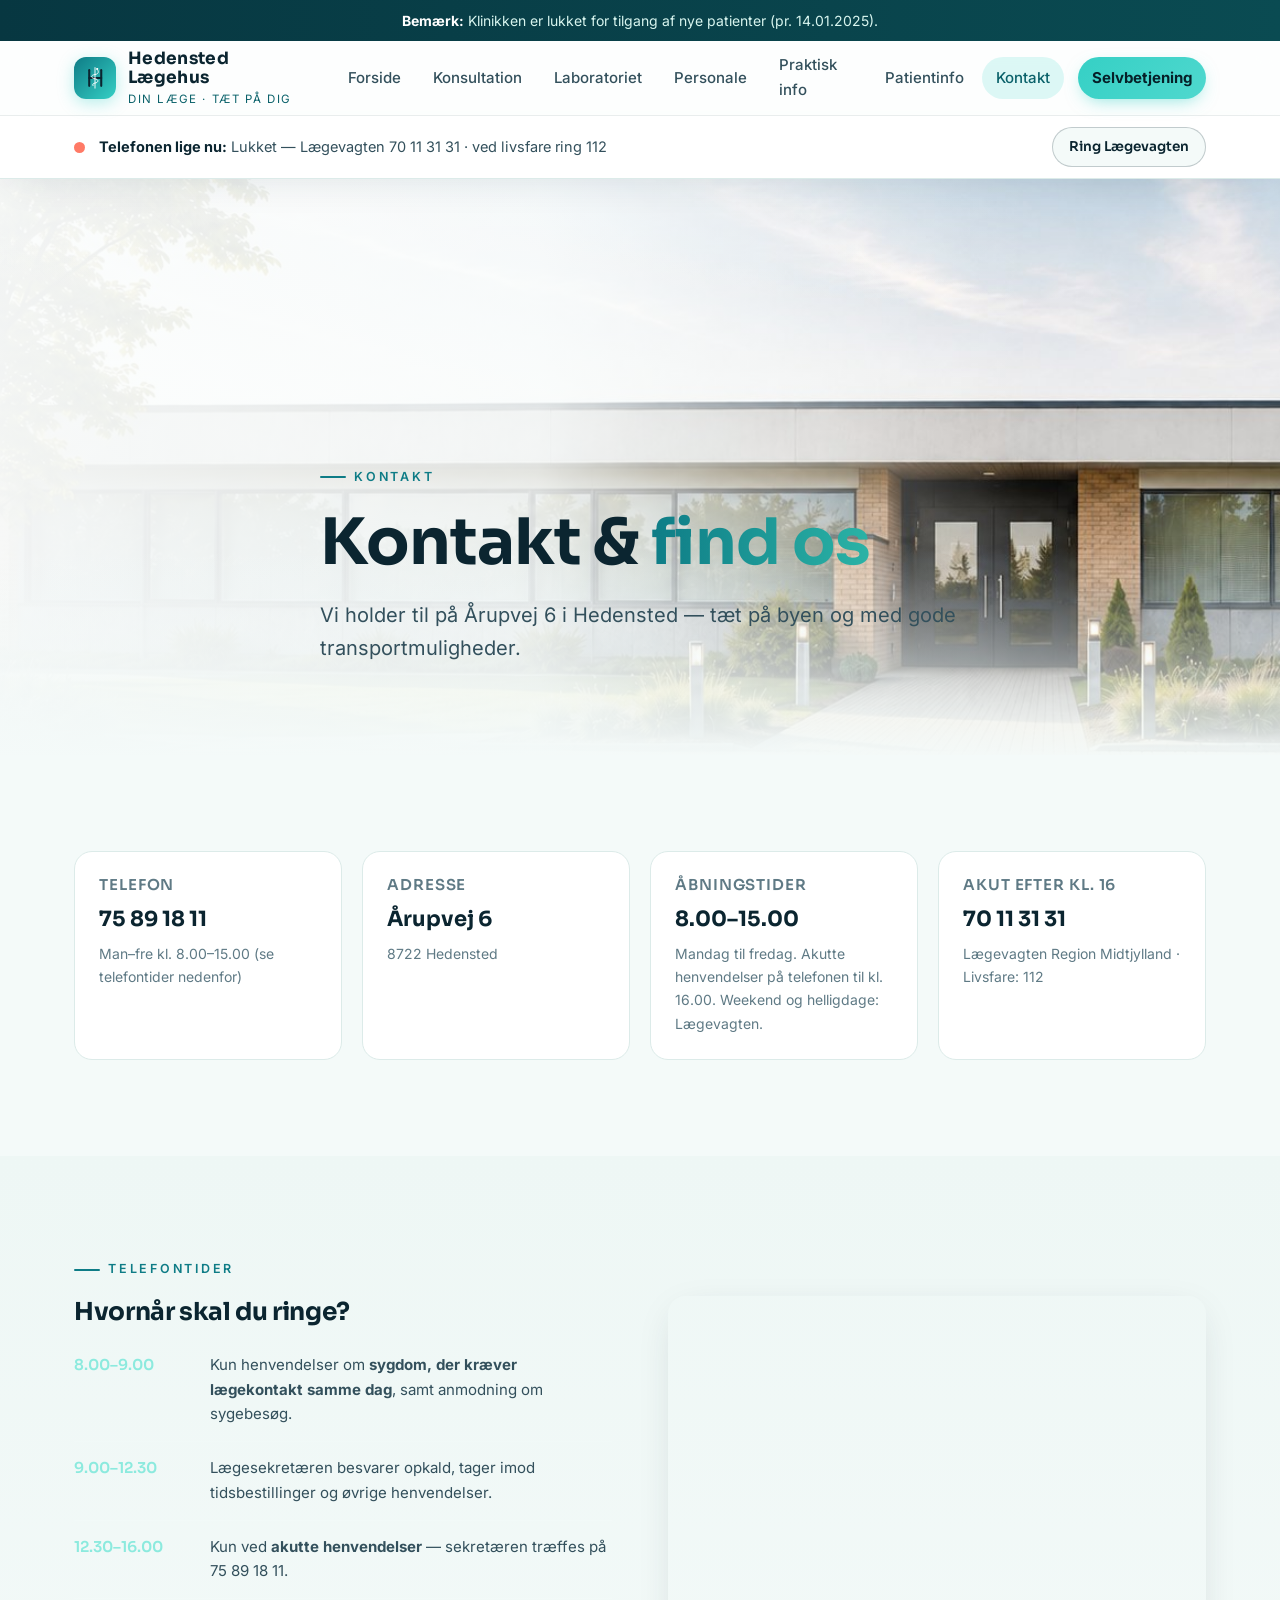
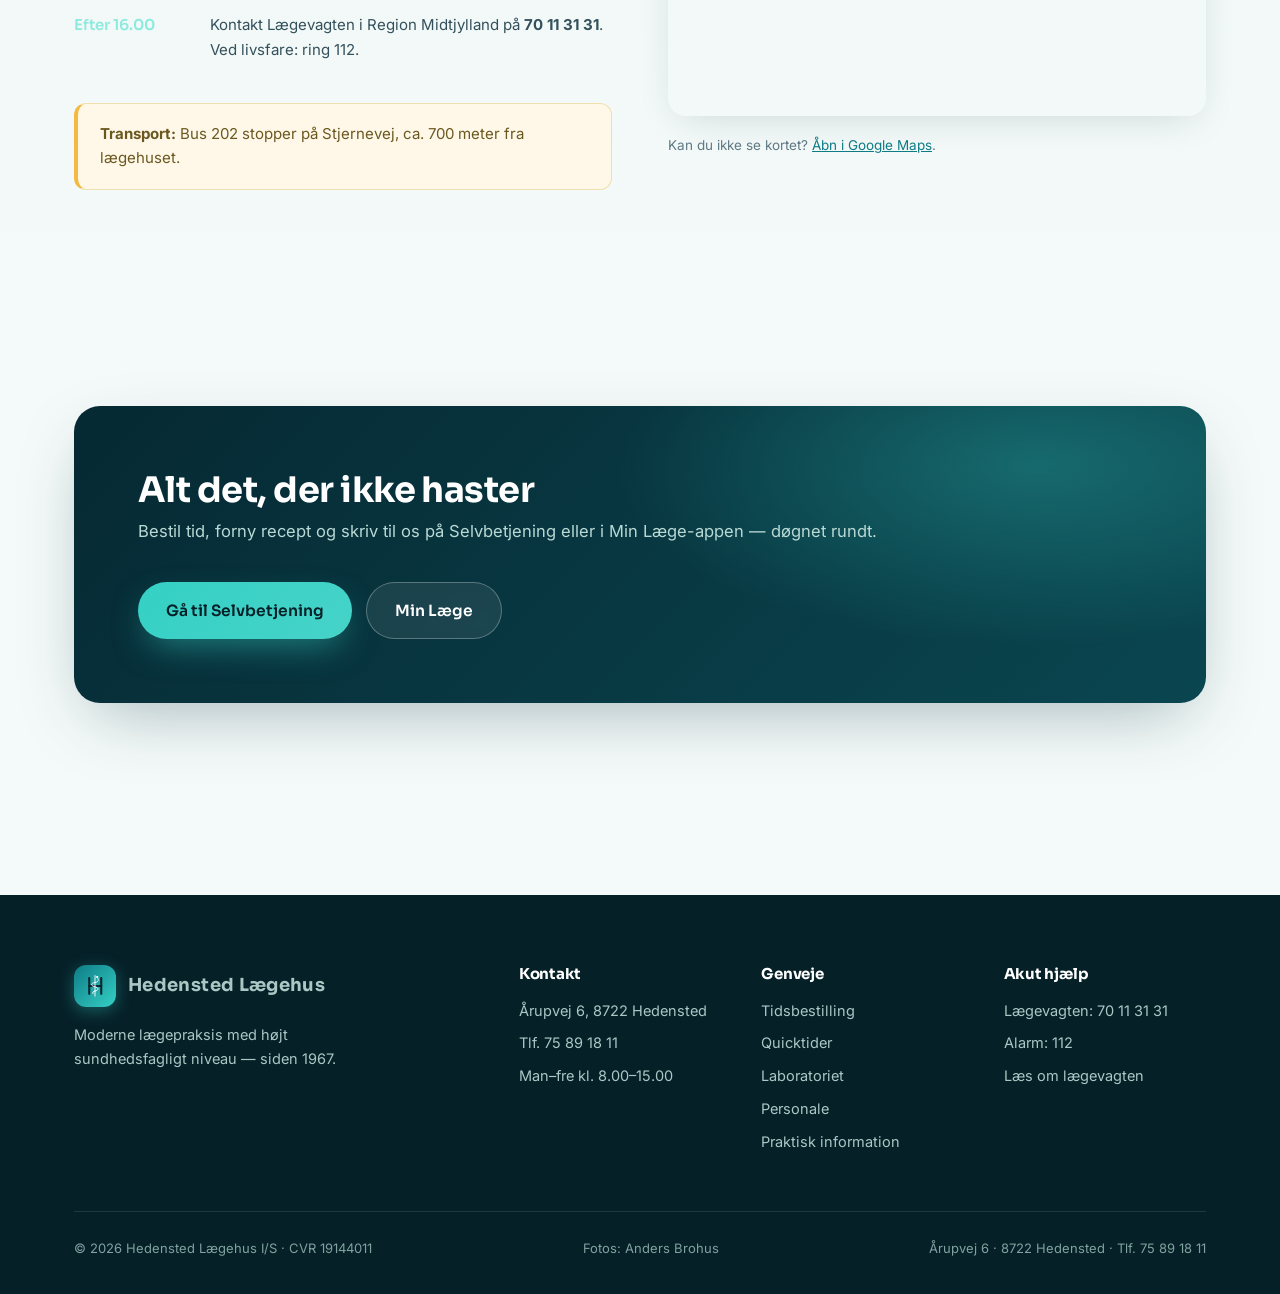
<file: kontakt.html>
<!DOCTYPE html>
<html lang="da">
<head>
  <meta charset="utf-8">
  <meta name="viewport" content="width=device-width, initial-scale=1">
  <title>Kontakt & find os — Hedensted Lægehus</title>
  <meta name="description" content="Kontakt Hedensted Lægehus på 75 89 18 11. Find os på Årupvej 6, 8722 Hedensted — se kort, transport og åbningstider.">
  <link rel="icon" type="image/svg+xml" href="assets/favicon.svg">
  <link rel="stylesheet" href="css/fonts.css">
  <link rel="stylesheet" href="css/style.css">
</head>
<body>
  <a class="skip-link" href="#main">Spring til indhold</a>

  <div class="alert-bar" data-ticker>
    <strong>Bemærk:</strong> Klinikken er lukket for tilgang af nye patienter (pr. 14.01.2025).
  </div>

  <header class="site-header">
    <div class="wrap header-inner">
      <a class="brand" href="index.html">
        <span class="brand-mark" aria-hidden="true">
          <svg viewBox="0 0 40 52" fill="none" stroke-linecap="round" stroke-linejoin="round"><g stroke="#0b2530" stroke-width="4.5"><path d="M7.5 9 V43"/><path d="M33.5 9 V43"/><path d="M7.5 26 H33.5"/></g><g stroke="#fff" stroke-width="2" transform="translate(8,0)"><path d="M12 3.5 V48"/><path d="M16.6 7.2 C20.8 10.8 20.5 17.5 12 18.5 C4.5 19.4 3 23.5 7 26 C10 27.8 16.5 27.5 18 31 C19.3 34.2 15.5 36.5 12 37 C8.5 37.5 5.5 39.5 7.5 42.5"/><circle cx="16.4" cy="6.4" r="1.3"/><circle cx="16.9" cy="6" r="0.35"/></g></svg>
        </span>
        <span class="brand-text">
          <span class="name">Hedensted Lægehus</span>
          <span class="tag">Din læge · tæt på dig</span>
        </span>
      </a>
      <button class="nav-toggle" aria-expanded="false" aria-label="Åbn menu">
        <svg viewBox="0 0 24 24" fill="none" stroke="currentColor" stroke-width="2" stroke-linecap="round"><path d="M4 7h16M4 12h16M4 17h16"/></svg>
      </button>
      <nav class="main-nav" aria-label="Hovedmenu">
        <a href="index.html">Forside</a>
        <a href="konsultation.html">Konsultation</a>
        <a href="laboratoriet.html">Laboratoriet</a>
        <a href="personale.html">Personale</a>
        <a href="praktisk.html">Praktisk info</a>
        <a href="patientinformation.html">Patientinfo</a>
        <a href="kontakt.html">Kontakt</a>
        <a class="nav-cta" href="https://patientportal.egclinea.com/?id=671" target="_blank" rel="noopener" data-link="selvbetjening">Selvbetjening</a>
      </nav>
    </div>
  </header>

  <main id="main">

    <section class="hero hero-sub hero-hus">
      <div class="wrap">
        <div class="hero-content">
          <span class="eyebrow">Kontakt</span>
          <h1>Kontakt &amp; <span class="accent">find os</span></h1>
          <p class="lede" data-tekst="kontakt_hero_lede">Vi holder til på Årupvej 6 i Hedensted — tæt på byen og med gode transportmuligheder.</p>
        </div>
      </div>
    </section>

    <section class="section">
      <div class="wrap">
        <div class="contact-tiles cols-4">
          <div class="contact-tile reveal">
            <h3>Telefon</h3>
            <a class="big" href="tel:75891811" data-kontakt="telefon">75 89 18 11</a>
            <p>Man–fre kl. 8.00–15.00 (se telefontider nedenfor)</p>
          </div>
          <div class="contact-tile reveal reveal-d1">
            <h3>Adresse</h3>
            <span class="big" data-kontakt="adresse">Årupvej 6</span>
            <p data-kontakt="postnr_by">8722 Hedensted</p>
          </div>
          <div class="contact-tile reveal reveal-d2">
            <h3>Åbningstider</h3>
            <span class="big">8.00–15.00</span>
            <p>Mandag til fredag. Akutte henvendelser på telefonen til kl. 16.00. Weekend og helligdage: Lægevagten.</p>
          </div>
          <div class="contact-tile reveal reveal-d3">
            <h3>Akut efter kl. 16</h3>
            <a class="big" href="tel:70113131" data-kontakt="laegevagt">70 11 31 31</a>
            <p>Lægevagten Region Midtjylland · Livsfare: 112</p>
          </div>
        </div>
      </div>
    </section>

    <section class="section tint" id="find-os">
      <div class="wrap split">
        <div class="reveal">
          <span class="eyebrow" style="color:var(--teal)">Telefontider</span>
          <h2>Hvornår skal du ringe?</h2>
          <ul class="hours-list" style="color:var(--ink-soft)" data-telefontider>
            <li style="border-color:var(--line)"><span class="time" style="color:var(--teal)">8.00–9.00</span><span>Akut sygdom, der kræver lægekontakt samme dag, samt sygebesøg.</span></li>
            <li style="border-color:var(--line)"><span class="time" style="color:var(--teal)">9.00–12.30</span><span>Tidsbestilling, prøvesvar og øvrige henvendelser.</span></li>
            <li style="border-color:var(--line)"><span class="time" style="color:var(--teal)">12.30–16.00</span><span>Kun akutte henvendelser.</span></li>
          </ul>
          <div class="note-box" style="margin-top:26px">
            <strong>Transport:</strong> Bus 202 stopper på Stjernevej, ca. 700 meter fra lægehuset.
          </div>
        </div>
        <div class="reveal reveal-d1">
          <iframe class="map-frame" title="Kort over Hedensted Lægehus, Årupvej 6, 8722 Hedensted" loading="lazy" referrerpolicy="no-referrer-when-downgrade" src="https://www.google.com/maps?q=%C3%85rupvej%206%2C%208722%20Hedensted&output=embed"></iframe>
          <p style="font-size:13.5px;color:var(--ink-muted);margin-top:10px">Kan du ikke se kortet? <a href="https://maps.google.com/?q=Årupvej+6,+8722+Hedensted" target="_blank" rel="noopener">Åbn i Google Maps</a>.</p>
        </div>
      </div>
    </section>

    <section class="section">
      <div class="wrap">
        <div class="cta-band reveal">
          <div>
            <h2>Alt det, der ikke haster</h2>
            <p>Bestil tid, forny recept og skriv til os på Selvbetjening eller i Min Læge-appen — døgnet rundt.</p>
          </div>
          <div class="hero-actions">
            <a class="btn btn-primary" href="https://patientportal.egclinea.com/?id=671" target="_blank" rel="noopener" data-link="selvbetjening">Gå til Selvbetjening</a>
            <a class="btn btn-ghost" href="https://minlaegeapp.dk" target="_blank" rel="noopener" data-link="minlaege">Min Læge</a>
          </div>
        </div>
      </div>
    </section>

  </main>

  <footer class="site-footer">
    <div class="wrap">
      <div class="footer-grid">
        <div class="footer-brand">
          <a class="brand" href="index.html">
            <span class="brand-mark" aria-hidden="true">
              <svg viewBox="0 0 40 52" fill="none" stroke-linecap="round" stroke-linejoin="round"><g stroke="#0b2530" stroke-width="4.5"><path d="M7.5 9 V43"/><path d="M33.5 9 V43"/><path d="M7.5 26 H33.5"/></g><g stroke="#fff" stroke-width="2" transform="translate(8,0)"><path d="M12 3.5 V48"/><path d="M16.6 7.2 C20.8 10.8 20.5 17.5 12 18.5 C4.5 19.4 3 23.5 7 26 C10 27.8 16.5 27.5 18 31 C19.3 34.2 15.5 36.5 12 37 C8.5 37.5 5.5 39.5 7.5 42.5"/><circle cx="16.4" cy="6.4" r="1.3"/><circle cx="16.9" cy="6" r="0.35"/></g></svg>
            </span>
            <span class="brand-text"><span class="name">Hedensted Lægehus</span></span>
          </a>
          <p>Moderne lægepraksis med højt sundhedsfagligt niveau — siden 1967.</p>
        </div>
        <div>
          <h4>Kontakt</h4>
          <ul>
            <li><span data-kontakt="adresse">Årupvej 6</span>, <span data-kontakt="postnr_by">8722 Hedensted</span></li>
            <li>Tlf. <a href="tel:75891811" data-kontakt="telefon">75 89 18 11</a></li>
            <li data-aabning>Man–fre kl. 8.00–15.00</li>
          </ul>
        </div>
        <div>
          <h4>Genveje</h4>
          <ul>
            <li><a href="konsultation.html#tidsbestilling">Tidsbestilling</a></li>
            <li><a href="konsultation.html#quicktider">Quicktider</a></li>
            <li><a href="laboratoriet.html">Laboratoriet</a></li>
            <li><a href="personale.html">Personale</a></li>
            <li><a href="praktisk.html">Praktisk information</a></li>
          </ul>
        </div>
        <div>
          <h4>Akut hjælp</h4>
          <ul>
            <li>Lægevagten: <a href="tel:70113131" data-kontakt="laegevagt">70 11 31 31</a></li>
            <li><a href="tel:112">Alarm: 112</a></li>
            <li><a href="praktisk.html#laegevagten">Læs om lægevagten</a></li>
          </ul>
        </div>
      </div>
      <div class="footer-bottom">
        <span>© 2026 Hedensted Lægehus I/S · CVR <span data-kontakt="cvr">19144011</span></span>
        <span>Fotos: Anders Brohus</span>
        <span><span data-kontakt="adresse">Årupvej 6</span> · <span data-kontakt="postnr_by">8722 Hedensted</span> · Tlf. <span data-kontakt="telefon">75 89 18 11</span></span>
      </div>
    </div>
  </footer>

  <script src="js/data.js" defer></script>
  <script src="js/main.js" defer></script>
</body>
</html>
</file>
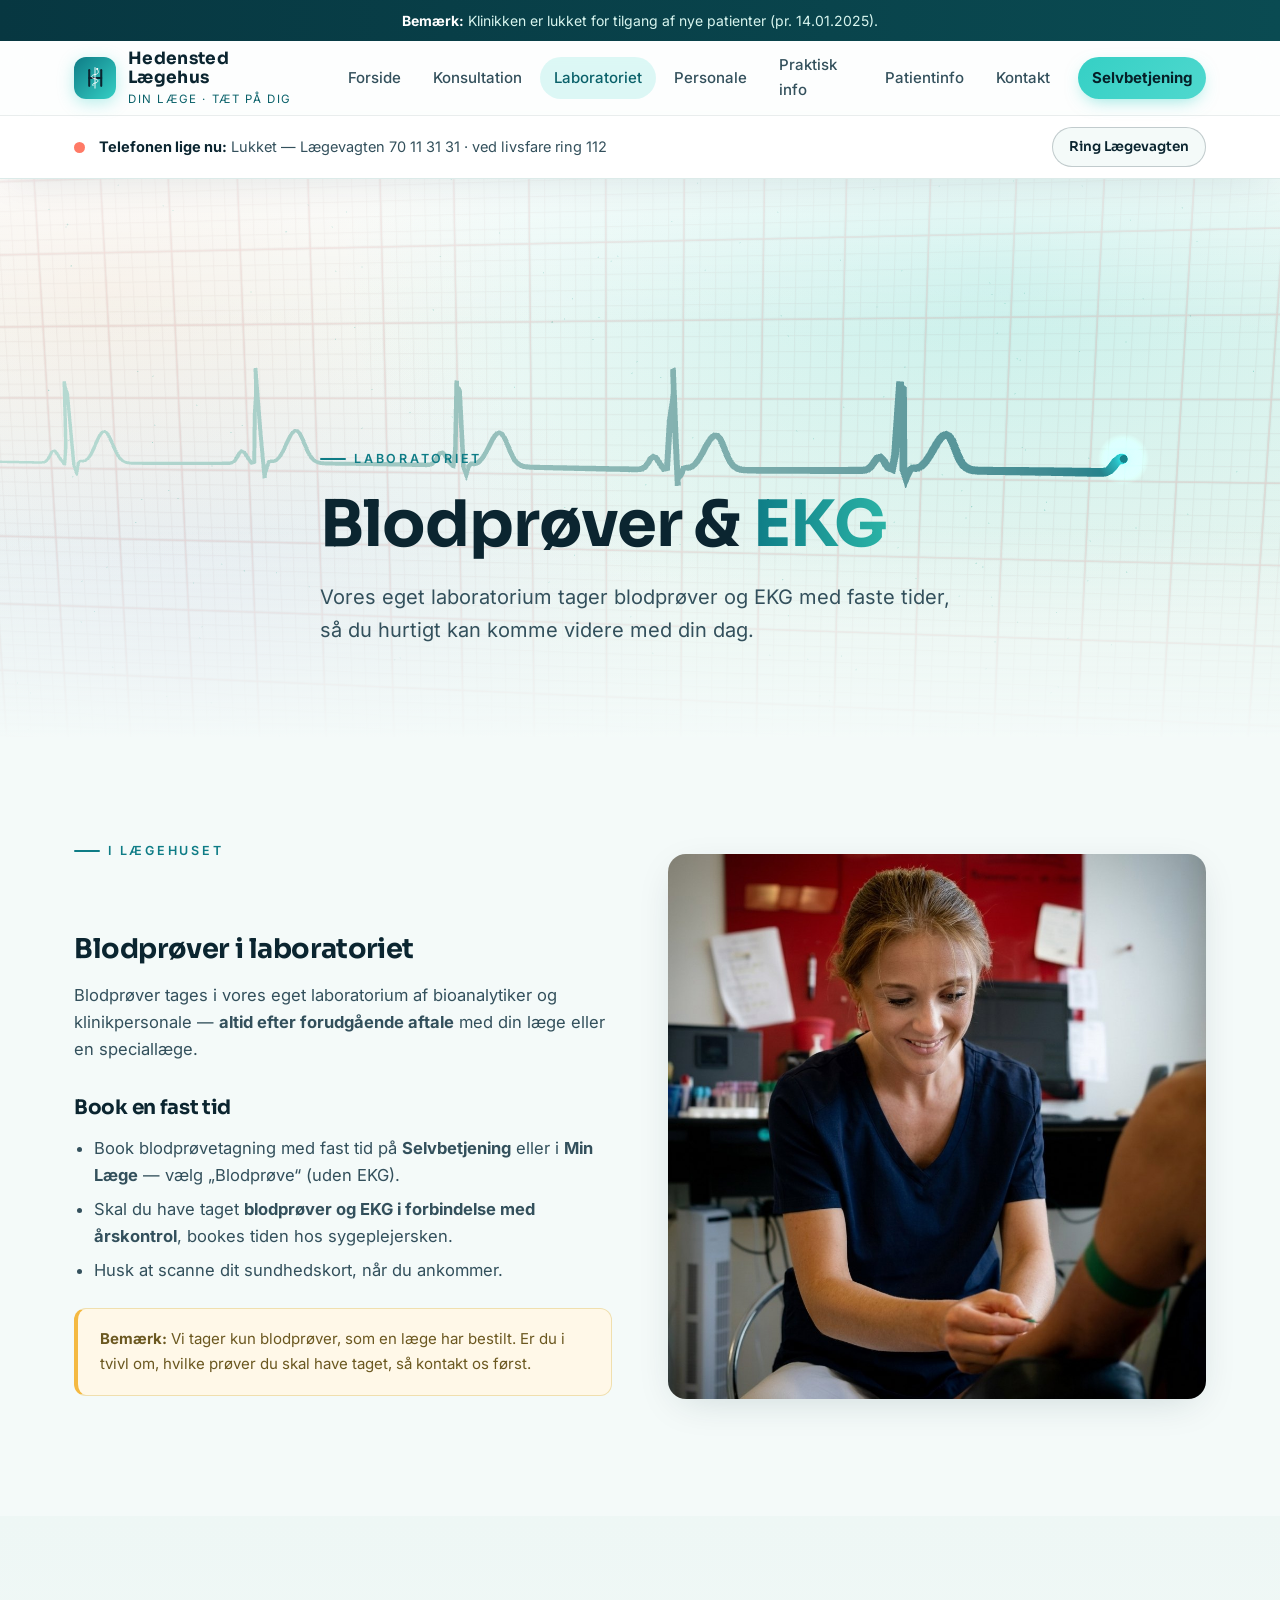
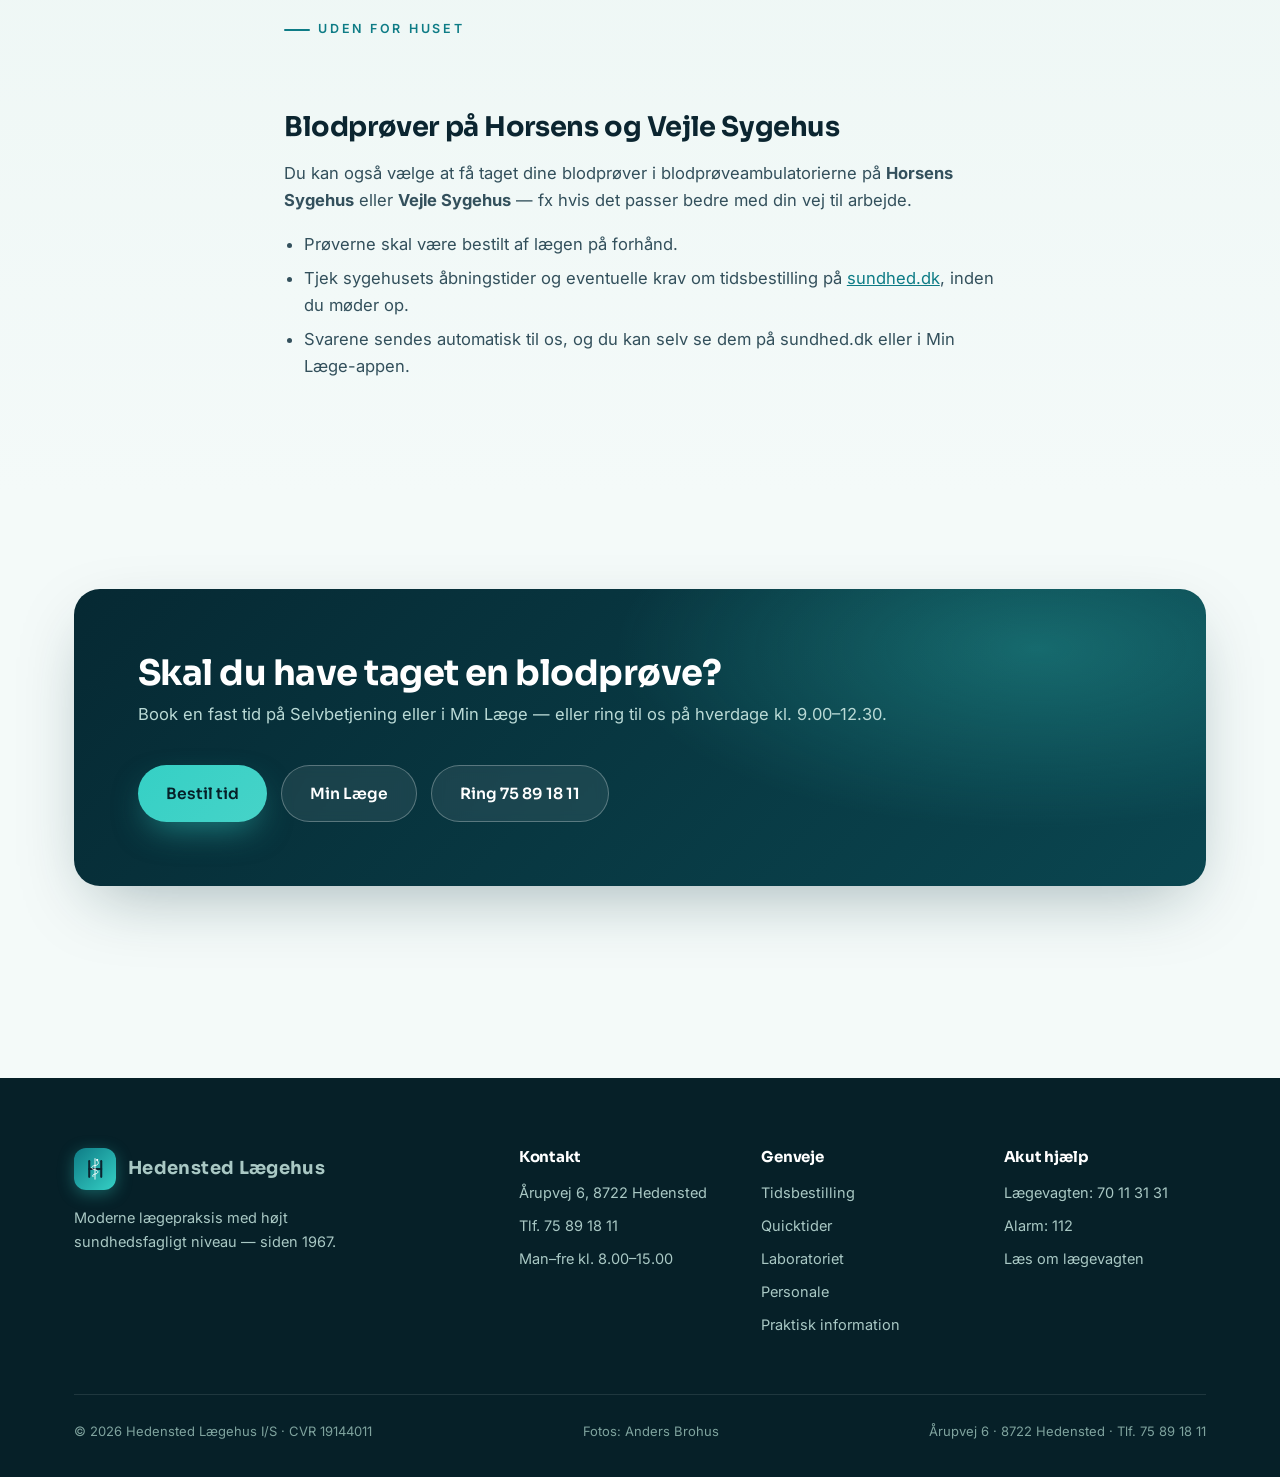
<file: laboratoriet.html>
<!DOCTYPE html>
<html lang="da">
<head>
  <meta charset="utf-8">
  <meta name="viewport" content="width=device-width, initial-scale=1">
  <title>Laboratoriet — Hedensted Lægehus</title>
  <meta name="description" content="Blodprøver og EKG i Hedensted Lægehus' eget laboratorium — med faste tider. Læs også om blodprøver på Horsens og Vejle Sygehus.">
  <link rel="icon" type="image/svg+xml" href="assets/favicon.svg">
  <link rel="stylesheet" href="css/fonts.css">
  <link rel="stylesheet" href="css/style.css">
</head>
<body>
  <a class="skip-link" href="#main">Spring til indhold</a>

  <div class="alert-bar" data-ticker>
    <strong>Bemærk:</strong> Klinikken er lukket for tilgang af nye patienter (pr. 14.01.2025).
  </div>

  <header class="site-header">
    <div class="wrap header-inner">
      <a class="brand" href="index.html">
        <span class="brand-mark" aria-hidden="true">
          <svg viewBox="0 0 40 52" fill="none" stroke-linecap="round" stroke-linejoin="round"><g stroke="#0b2530" stroke-width="4.5"><path d="M7.5 9 V43"/><path d="M33.5 9 V43"/><path d="M7.5 26 H33.5"/></g><g stroke="#fff" stroke-width="2" transform="translate(8,0)"><path d="M12 3.5 V48"/><path d="M16.6 7.2 C20.8 10.8 20.5 17.5 12 18.5 C4.5 19.4 3 23.5 7 26 C10 27.8 16.5 27.5 18 31 C19.3 34.2 15.5 36.5 12 37 C8.5 37.5 5.5 39.5 7.5 42.5"/><circle cx="16.4" cy="6.4" r="1.3"/><circle cx="16.9" cy="6" r="0.35"/></g></svg>
        </span>
        <span class="brand-text">
          <span class="name">Hedensted Lægehus</span>
          <span class="tag">Din læge · tæt på dig</span>
        </span>
      </a>
      <button class="nav-toggle" aria-expanded="false" aria-label="Åbn menu">
        <svg viewBox="0 0 24 24" fill="none" stroke="currentColor" stroke-width="2" stroke-linecap="round"><path d="M4 7h16M4 12h16M4 17h16"/></svg>
      </button>
      <nav class="main-nav" aria-label="Hovedmenu">
        <a href="index.html">Forside</a>
        <a href="konsultation.html">Konsultation</a>
        <a href="laboratoriet.html">Laboratoriet</a>
        <a href="personale.html">Personale</a>
        <a href="praktisk.html">Praktisk info</a>
        <a href="patientinformation.html">Patientinfo</a>
        <a href="kontakt.html">Kontakt</a>
        <a class="nav-cta" href="https://patientportal.egclinea.com/?id=671" target="_blank" rel="noopener" data-link="selvbetjening">Selvbetjening</a>
      </nav>
    </div>
  </header>

  <main id="main">

    <section class="hero hero-sub hero-lab">
      <canvas id="hero-canvas" aria-hidden="true"></canvas>
      <div class="wrap">
        <div class="hero-content">
          <span class="eyebrow">Laboratoriet</span>
          <h1>Blodprøver &amp; <span class="accent">EKG</span></h1>
          <p class="lede" data-tekst="laboratoriet_hero_lede">Vores eget laboratorium tager blodprøver og EKG med faste tider, så du hurtigt kan komme videre med din dag.</p>
        </div>
      </div>
    </section>

    <section class="section">
      <div class="wrap split">
        <div class="prose">
          <span class="eyebrow" style="color:var(--teal)">I lægehuset</span>
          <h2>Blodprøver i laboratoriet</h2>
          <p>Blodprøver tages i vores eget laboratorium af bioanalytiker og klinikpersonale — <strong>altid efter forudgående aftale</strong> med din læge eller en speciallæge.</p>
          <h3>Book en fast tid</h3>
          <ul>
            <li>Book blodprøvetagning med fast tid på <strong>Selvbetjening</strong> eller i <strong>Min Læge</strong> — vælg &bdquo;Blodprøve&ldquo; (uden EKG).</li>
            <li>Skal du have taget <strong>blodprøver og EKG i forbindelse med årskontrol</strong>, bookes tiden hos sygeplejersken.</li>
            <li>Husk at scanne dit sundhedskort, når du ankommer.</li>
          </ul>
          <div class="note-box">
            <strong>Bemærk:</strong> Vi tager kun blodprøver, som en læge har bestilt. Er du i tvivl om, hvilke prøver du skal have taget, så kontakt os først.
          </div>
        </div>
        <img class="photo-card reveal reveal-d1" src="assets/fotos/laboratoriet.jpg" alt="Sygeplejerske tager blodprøve i laboratoriet" loading="lazy">
      </div>
    </section>

    <section class="section tint">
      <div class="wrap prose">
        <span class="eyebrow" style="color:var(--teal)">Uden for huset</span>
        <h2>Blodprøver på Horsens og Vejle Sygehus</h2>
        <p>Du kan også vælge at få taget dine blodprøver i blodprøveambulatorierne på <strong>Horsens Sygehus</strong> eller <strong>Vejle Sygehus</strong> — fx hvis det passer bedre med din vej til arbejde.</p>
        <ul>
          <li>Prøverne skal være bestilt af lægen på forhånd.</li>
          <li>Tjek sygehusets åbningstider og eventuelle krav om tidsbestilling på <a href="https://www.sundhed.dk" target="_blank" rel="noopener">sundhed.dk</a>, inden du møder op.</li>
          <li>Svarene sendes automatisk til os, og du kan selv se dem på sundhed.dk eller i Min Læge-appen.</li>
        </ul>
      </div>
    </section>

    <section class="section">
      <div class="wrap">
        <div class="cta-band reveal">
          <div>
            <h2>Skal du have taget en blodprøve?</h2>
            <p>Book en fast tid på Selvbetjening eller i Min Læge — eller ring til os på hverdage kl. 9.00–12.30.</p>
          </div>
          <div class="hero-actions">
            <a class="btn btn-primary" href="https://patientportal.egclinea.com/?id=671" target="_blank" rel="noopener" data-link="selvbetjening">Bestil tid</a>
            <a class="btn btn-ghost" href="https://minlaegeapp.dk" target="_blank" rel="noopener" data-link="minlaege">Min Læge</a>
            <a class="btn btn-ghost" href="tel:75891811">Ring 75 89 18 11</a>
          </div>
        </div>
      </div>
    </section>

  </main>

  <footer class="site-footer">
    <div class="wrap">
      <div class="footer-grid">
        <div class="footer-brand">
          <a class="brand" href="index.html">
            <span class="brand-mark" aria-hidden="true">
              <svg viewBox="0 0 40 52" fill="none" stroke-linecap="round" stroke-linejoin="round"><g stroke="#0b2530" stroke-width="4.5"><path d="M7.5 9 V43"/><path d="M33.5 9 V43"/><path d="M7.5 26 H33.5"/></g><g stroke="#fff" stroke-width="2" transform="translate(8,0)"><path d="M12 3.5 V48"/><path d="M16.6 7.2 C20.8 10.8 20.5 17.5 12 18.5 C4.5 19.4 3 23.5 7 26 C10 27.8 16.5 27.5 18 31 C19.3 34.2 15.5 36.5 12 37 C8.5 37.5 5.5 39.5 7.5 42.5"/><circle cx="16.4" cy="6.4" r="1.3"/><circle cx="16.9" cy="6" r="0.35"/></g></svg>
            </span>
            <span class="brand-text"><span class="name">Hedensted Lægehus</span></span>
          </a>
          <p>Moderne lægepraksis med højt sundhedsfagligt niveau — siden 1967.</p>
        </div>
        <div>
          <h4>Kontakt</h4>
          <ul>
            <li><span data-kontakt="adresse">Årupvej 6</span>, <span data-kontakt="postnr_by">8722 Hedensted</span></li>
            <li>Tlf. <a href="tel:75891811" data-kontakt="telefon">75 89 18 11</a></li>
            <li data-aabning>Man–fre kl. 8.00–15.00</li>
          </ul>
        </div>
        <div>
          <h4>Genveje</h4>
          <ul>
            <li><a href="konsultation.html#tidsbestilling">Tidsbestilling</a></li>
            <li><a href="konsultation.html#quicktider">Quicktider</a></li>
            <li><a href="laboratoriet.html">Laboratoriet</a></li>
            <li><a href="personale.html">Personale</a></li>
            <li><a href="praktisk.html">Praktisk information</a></li>
          </ul>
        </div>
        <div>
          <h4>Akut hjælp</h4>
          <ul>
            <li>Lægevagten: <a href="tel:70113131" data-kontakt="laegevagt">70 11 31 31</a></li>
            <li><a href="tel:112">Alarm: 112</a></li>
            <li><a href="praktisk.html#laegevagten">Læs om lægevagten</a></li>
          </ul>
        </div>
      </div>
      <div class="footer-bottom">
        <span>© 2026 Hedensted Lægehus I/S · CVR <span data-kontakt="cvr">19144011</span></span>
        <span>Fotos: Anders Brohus</span>
        <span><span data-kontakt="adresse">Årupvej 6</span> · <span data-kontakt="postnr_by">8722 Hedensted</span> · Tlf. <span data-kontakt="telefon">75 89 18 11</span></span>
      </div>
    </div>
  </footer>

  <script src="js/data.js" defer></script>
  <script src="js/main.js" defer></script>
  <script src="js/vendor/three.min.js" defer></script>
  <script src="js/hero-ekg.js" defer></script>
</body>
</html>
</file>
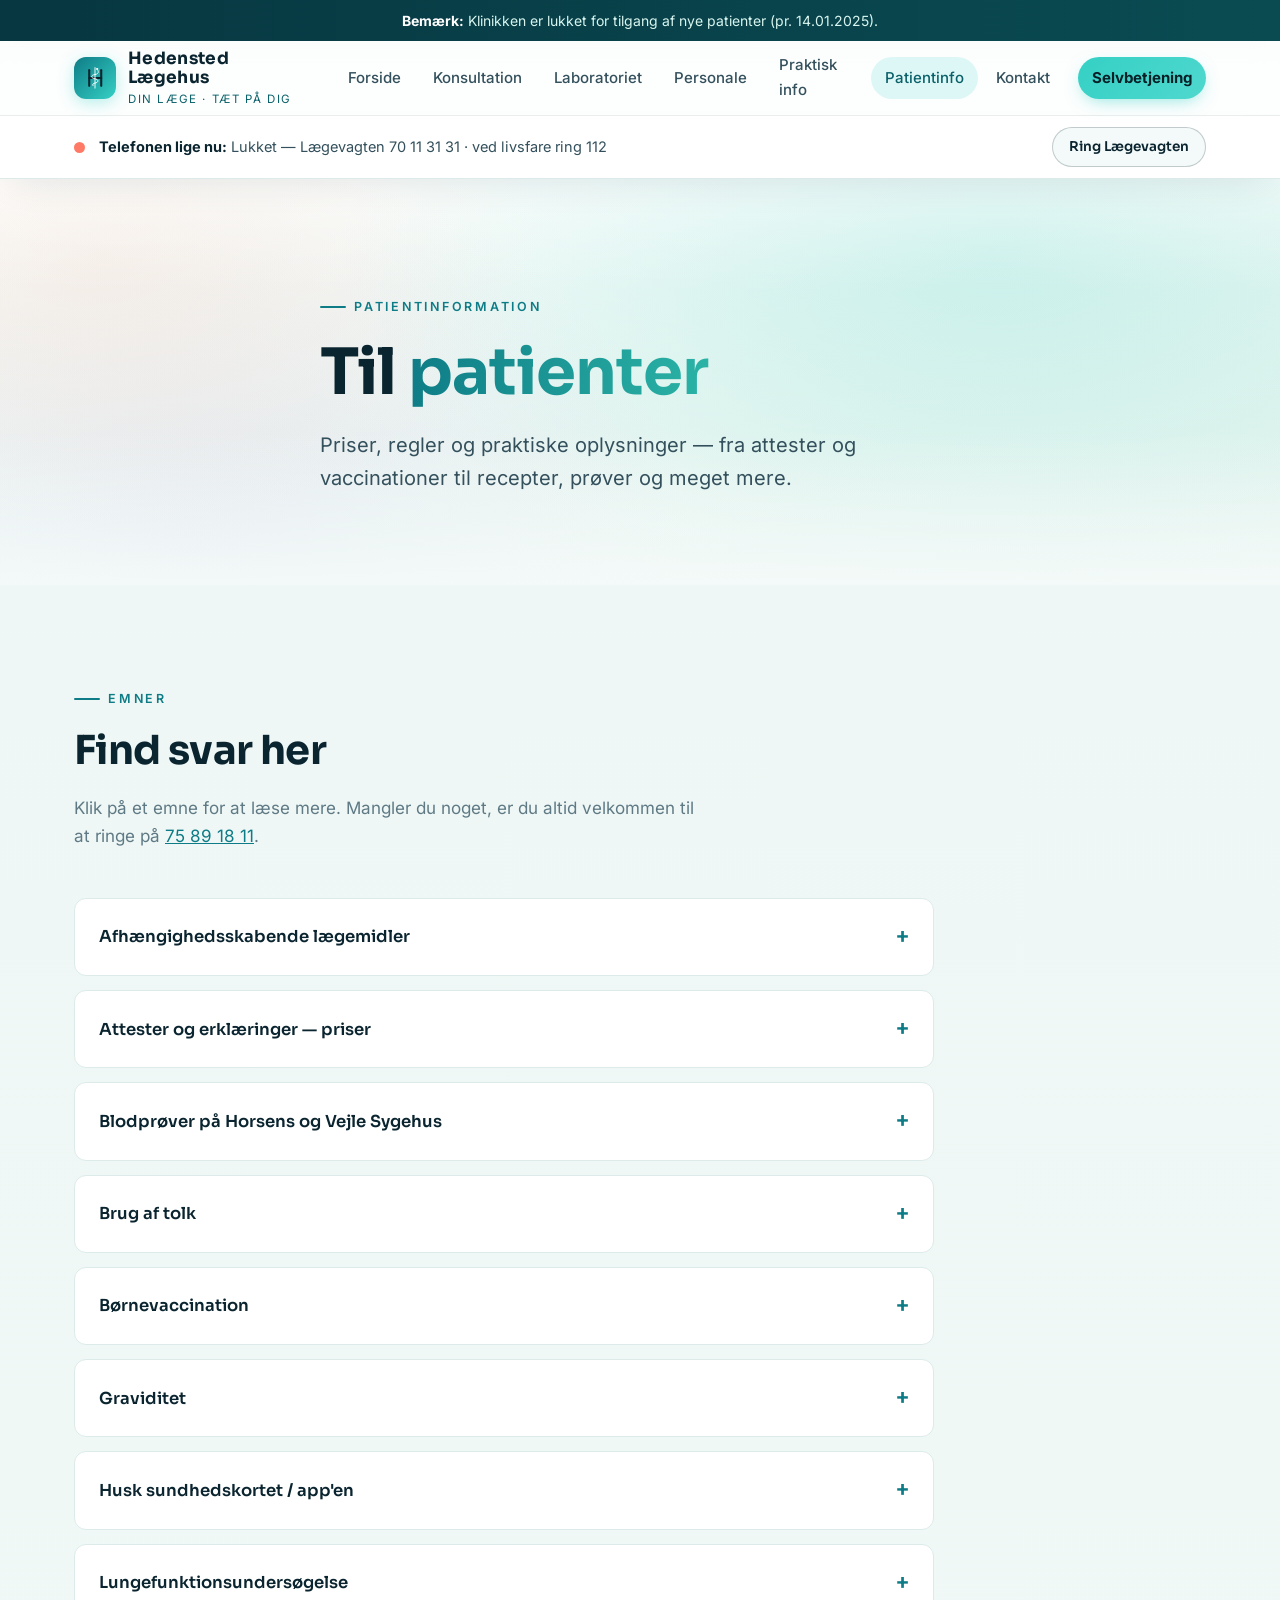
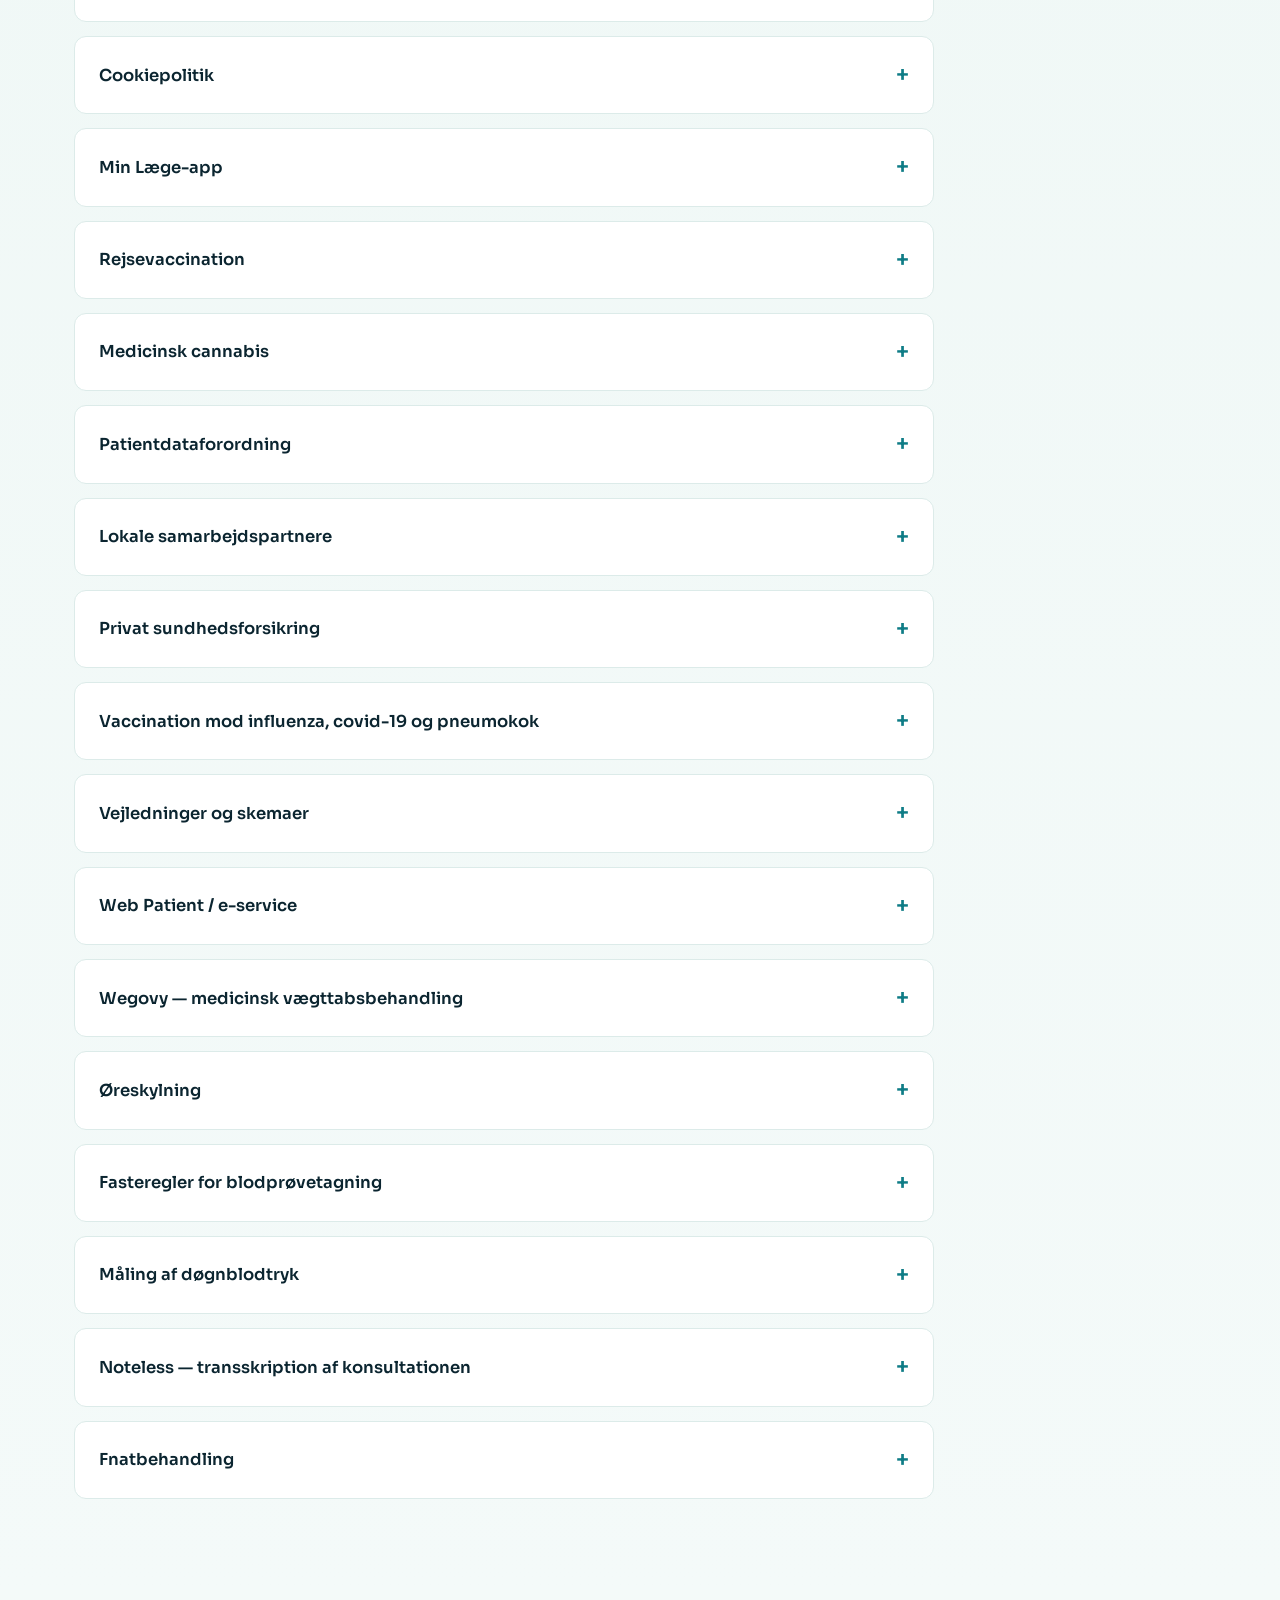
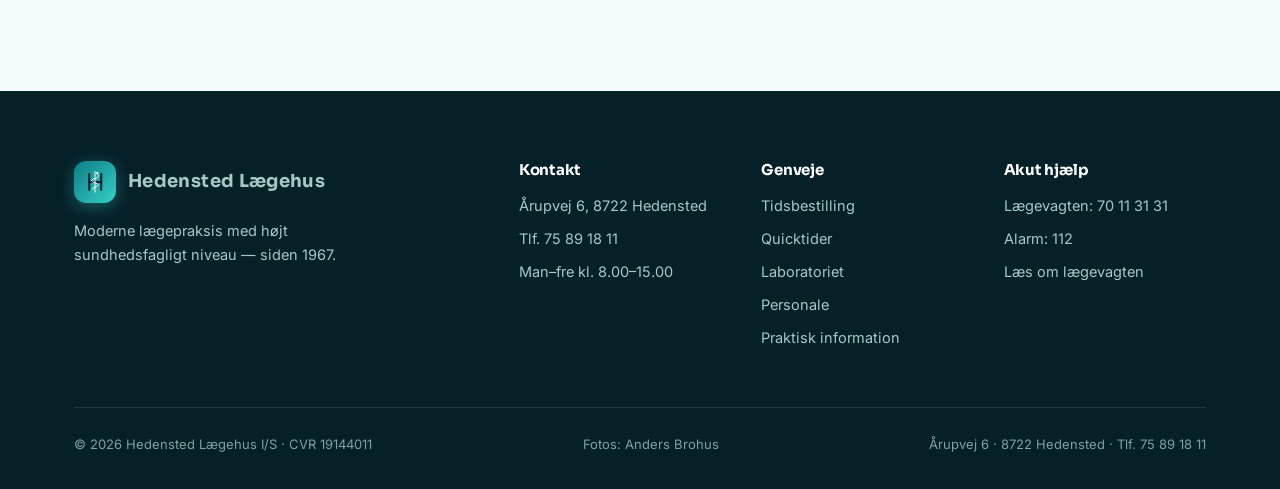
<file: patientinformation.html>
<!DOCTYPE html>
<html lang="da">
<head>
  <meta charset="utf-8">
  <meta name="viewport" content="width=device-width, initial-scale=1">
  <title>Patientinformation — Hedensted Lægehus</title>
  <meta name="description" content="Patientinformation fra Hedensted Lægehus: priser på attester, regler for afhængighedsskabende medicin, vaccinationer, prøver og meget mere.">
  <link rel="icon" type="image/svg+xml" href="assets/favicon.svg">
  <link rel="stylesheet" href="css/fonts.css">
  <link rel="stylesheet" href="css/style.css">
</head>
<body>
  <a class="skip-link" href="#main">Spring til indhold</a>

  <div class="alert-bar" data-ticker>
    <strong>Bemærk:</strong> Klinikken er lukket for tilgang af nye patienter (pr. 14.01.2025).
  </div>

  <header class="site-header">
    <div class="wrap header-inner">
      <a class="brand" href="index.html">
        <span class="brand-mark" aria-hidden="true">
          <svg viewBox="0 0 40 52" fill="none" stroke-linecap="round" stroke-linejoin="round"><g stroke="#0b2530" stroke-width="4.5"><path d="M7.5 9 V43"/><path d="M33.5 9 V43"/><path d="M7.5 26 H33.5"/></g><g stroke="#fff" stroke-width="2" transform="translate(8,0)"><path d="M12 3.5 V48"/><path d="M16.6 7.2 C20.8 10.8 20.5 17.5 12 18.5 C4.5 19.4 3 23.5 7 26 C10 27.8 16.5 27.5 18 31 C19.3 34.2 15.5 36.5 12 37 C8.5 37.5 5.5 39.5 7.5 42.5"/><circle cx="16.4" cy="6.4" r="1.3"/><circle cx="16.9" cy="6" r="0.35"/></g></svg>
        </span>
        <span class="brand-text">
          <span class="name">Hedensted Lægehus</span>
          <span class="tag">Din læge · tæt på dig</span>
        </span>
      </a>
      <button class="nav-toggle" aria-expanded="false" aria-label="Åbn menu">
        <svg viewBox="0 0 24 24" fill="none" stroke="currentColor" stroke-width="2" stroke-linecap="round"><path d="M4 7h16M4 12h16M4 17h16"/></svg>
      </button>
      <nav class="main-nav" aria-label="Hovedmenu">
        <a href="index.html">Forside</a>
        <a href="konsultation.html">Konsultation</a>
        <a href="laboratoriet.html">Laboratoriet</a>
        <a href="personale.html">Personale</a>
        <a href="praktisk.html">Praktisk info</a>
        <a href="patientinformation.html">Patientinfo</a>
        <a href="kontakt.html">Kontakt</a>
        <a class="nav-cta" href="https://patientportal.egclinea.com/?id=671" target="_blank" rel="noopener" data-link="selvbetjening">Selvbetjening</a>
      </nav>
    </div>
  </header>

  <main id="main">

    <section class="hero hero-sub">
      <div class="wrap">
        <div class="hero-content">
          <span class="eyebrow">Patientinformation</span>
          <h1>Til <span class="accent">patienter</span></h1>
          <p class="lede" data-tekst="patientinfo_hero_lede">Priser, regler og praktiske oplysninger — fra attester og vaccinationer til recepter, prøver og meget mere.</p>
        </div>
      </div>
    </section>

    <section class="section tint">
      <div class="wrap">
        <div class="section-head reveal">
          <span class="eyebrow">Emner</span>
          <h2>Find svar her</h2>
          <p>Klik på et emne for at læse mere. Mangler du noget, er du altid velkommen til at ringe på <a href="tel:75891811">75 89 18 11</a>.</p>
        </div>
        <div class="accordion prose" style="max-width:860px" data-patientinfo>
          <details>
            <summary>Afhængighedsskabende lægemidler</summary>
            <div class="acc-body"><p>(Beroligende medicin og stærkt smertestillende.) I Hedensted Lægehus henholder vi os til Sundhedsstyrelsens retningslinjer. Derfor er det kun muligt at få fornyet recepter på potentielt afhængighedsskabende medicin ved fremmøde i klinikken.</p><p>Der skal desuden afholdes en eller to kontroller årligt, hvor den fremtidige behandling drøftes. Bestil gerne tid til dette via <strong>Min Læge</strong>-appen eller Tidsbestilling på forsiden.</p><p>I Sundhedsstyrelsens retningslinjer inden for området er følgende anført:</p><p><em>«Ordination og fornyelse af recepter på afhængighedsskabende lægemidler skal, medmindre særlige omstændigheder taler herfor, ske ved personlig konsultation, således at læge og patient har mulighed for at drøfte behandlingen og risikoen for afhængighed af midlerne. Konsultationen må ikke finde sted over internettet eller per telefon.»</em></p></div>
          </details>
          <details>
            <summary>Attester og erklæringer — priser</summary>
            <div class="acc-body"><p>Priser på attester og erklæringer (alle priser er inkl. moms):</p><div class="pris-liste"><div class="pris-row"><span class="pris-navn">Kørekortsattest*</span><span class="pris-vaerdi">500,00 kr.</span></div><div class="pris-row"><span class="pris-navn">Ansøgning om enkelttilskud</span><span class="pris-vaerdi">250,00 kr.</span></div><div class="pris-row"><span class="pris-navn">Mulighedserklæring</span><span class="pris-vaerdi">750,00 kr.</span></div><div class="pris-row"><span class="pris-navn">Sygemelding betalt af arbejdsgiver</span><span class="pris-vaerdi">1.070,00 kr.</span></div><div class="pris-row"><span class="pris-navn">Kort frihåndsattest betalt af patienten</span><span class="pris-vaerdi">500,00 kr.</span></div><div class="pris-row"><span class="pris-navn">Bokserattest</span><span class="pris-vaerdi">1.235,00 kr.</span></div></div><p>*Kørekortsattesten er overgået til en digital løsning. Du bedes derfor udfylde Del A på forhånd. Del A skal være udfyldt senest dagen før din tid i klinikken.</p><p>Attester uden aftalte takster mellem lægeforeningen og rekvirent faktureres med honorar efter tidsforbrug med 500 kr. pr. påbegyndt 15 min. inkl. forberedelse. Administrationsgebyr ved udskrift af journalmateriale afregnes ligeledes efter tidsforbrug.</p></div>
          </details>
          <details>
            <summary>Blodprøver på Horsens og Vejle Sygehus</summary>
            <div class="acc-body"><p>Følg nedenstående links for tidsbestilling på sygehuslaboratorierne. Vær opmærksom på, at lægen eller den rekvirerende sygehusafdeling skal have lagt blodprøverne ud på serveren, før du kan booke en tid.</p><ul><li><a href="https://www.regionshospitalet-horsens.dk/afdelinger/blodprover-og-biokemi/" target="_blank" rel="noopener">Horsens Sygehus — book blodprøve</a></li><li><a href="https://booking.rsyd.dk/mineaftaler" target="_blank" rel="noopener">Vejle Sygehus — book blodprøve</a></li></ul><p><strong>OBS:</strong> Region Midt vedtog pr. 01.07.2016 besparelser på laboratorieområdet i lægepraksis. Det betyder, at det ikke længere er muligt at komme i Laboratoriet i Hedensted Lægehus, hvis du skal have taget blodprøver og/eller EKG, der er bestilt til en sygehusafdeling. Der kan fortsat bestilles tid til blodprøver mv. til speciallæger.</p><p>Ønsker du at klage over ordningen eller har spørgsmål, kan du skrive til <a href="mailto:naere.sundhedstilbud@rm.dk">naere.sundhedstilbud@rm.dk</a>.</p></div>
          </details>
          <details>
            <summary>Brug af tolk</summary>
            <div class="acc-body"><p>En lovændring pr. 1. juli 2018 betyder, at borgere, som har boet mere end 3 år i Danmark, skal betale for brug af tolk i sundhedsvæsenet. Tolkningen er gratis, hvis du har boet i Danmark i mindre end 3 år.</p><p>Skal du betale for tolkningen, får du tilsendt en regning fra din bopælsregion — i din e-Boks eller med almindelig brevpost.</p><p>Læs mere på <a href="https://www.sundhed.dk/borger/patientrettigheder/tilskud-stoettemuligheder/tolkebistand/" target="_blank" rel="noopener">sundhed.dk om tolkebistand</a>.</p></div>
          </details>
          <details>
            <summary>Børnevaccination</summary>
            <div class="acc-body"><p>Der skal bestilles en fast konsultationstid til børnevaccination — se nedenfor, om det skal være ved læge eller sygeplejerske.</p><p><strong>Børnevaccinationsprogrammet</strong></p><ul><li>3 måneder: Di-Te-Ki-Pol-Hib + Pneumokok — bestil tid ved sygeplejerske</li><li>5 måneder: Di-Te-Ki-Pol-Hib + Pneumokok — bestil tid ved læge</li><li>12 måneder: Di-Te-Ki-Pol-Hib + Pneumokok — bestil tid ved læge</li><li>15 måneder: MFR 1 — bestil tid ved sygeplejerske</li><li>4 år: MFR 2 — bestil tid ved sygeplejerske</li><li>5 år: Di-Te-Ki-Pol revaccination — bestil tid ved læge</li></ul><p><strong>HPV-vaccination</strong> (mod livmoderhalskræft, analkræft og kønsvorter):</p><ul><li>Piger og drenge fra 12 til og med 14 år: to vaccinationer med mindst 5 måneders interval.</li><li>Piger og drenge fra 15 til og med 17 år: tre vaccinationer — 2. vaccine efter 2 måneder og 3. vaccine efter 6 måneder.</li></ul><p>Vi henviser desuden til <a href="https://www.sst.dk" target="_blank" rel="noopener">Sundhedsstyrelsens hjemmeside</a> og deres pjece om Børnevaccinationsprogrammet.</p></div>
          </details>
          <details>
            <summary>Graviditet</summary>
            <div class="acc-body"><p>Sundhedsstyrelsen anbefaler 3 graviditetsundersøgelser hos egen læge:</p><ul><li>Uge 8–10</li><li>Uge 25</li><li>Uge 32</li></ul><p>Husk at bestille tid til disse undersøgelser — gerne i god tid.</p><p>Sundhedsstyrelsen har udviklet appen <strong>«Gravid»</strong>, som du kan bruge som vejledning og inspiration. Se desuden pjecen «Sunde vaner før, under og efter graviditet» (findes på flere sprog) på <a href="https://www.sst.dk" target="_blank" rel="noopener">sst.dk</a>.</p></div>
          </details>
          <details>
            <summary>Husk sundhedskortet / app&#x27;en</summary>
            <div class="acc-body"><p>Sundhedskortet (tidligere sygesikringsbeviset) er dit personlige «adgangskort» til den offentlige sygesikrings ydelser. Det er et vigtigt dokument, der skal medbringes ved alle henvendelser i klinikken.</p><p>Ved ankomst registrerer du dig med dit sundhedskort i ankomststanderen. Er kortet defekt, skal du bestille et nyt via Borgerservice inden næste konsultation.</p><p><strong>App'en Sundhedskortet:</strong> Siden 1. juni 2021 findes appen «Sundhedskortet». Du kan med fordel oprette dig selv og dine børn på den og altid have kortene med dig. Find den i din app-store og læs mere på <a href="https://www.borger.dk" target="_blank" rel="noopener">borger.dk</a>.</p></div>
          </details>
          <details>
            <summary>Lungefunktionsundersøgelse</summary>
            <div class="acc-body"><p>Vigtig information forud for undersøgelsen.</p><p><strong>Lungefunktionsundersøgelse:</strong> Formålet er at vurdere lungernes størrelse og funktion. Undersøgelsen varer cirka 15 minutter.</p><p><strong>Lungefunktionsundersøgelse med medicintest:</strong> Formålet er at vurdere lungernes funktion og størrelse samt effekten af luftvejsudvidende medicin. Undersøgelsen varer cirka 45 minutter.</p></div>
          </details>
          <details>
            <summary>Cookiepolitik</summary>
            <div class="acc-body"><p>Denne hjemmeside er en enkel, statisk side og bruger <strong>ingen cookies</strong> til statistik, markedsføring eller sporing. Der placeres ingen cookies, der kræver dit samtykke, og siden indsamler ikke personoplysninger om dig.</p></div>
          </details>
          <details>
            <summary>Min Læge-app</summary>
            <div class="acc-body"><p>Vi anbefaler, at du downloader <strong>Min Læge</strong>-appen. Ud over videokonsultation kan du bruge appen til e-konsultation, receptfornyelse og tidsbestilling.</p><p><strong>E-konsultation</strong> er egnet til korte, præcise spørgsmål, der ikke kræver længere udredning — fx svar på prøver eller undersøgelser. Har du brug for et mere uddybende svar, så bestil en fast tid i klinikken. E-konsultation må <strong>ikke</strong> bruges til akutte henvendelser (der kan være nogle dages svartid) eller til medicin- og tidsbestilling, som har egne moduler. Er din læge på kursus eller ferie, lukkes der for e-konsultationen; den åbnes igen, når lægen er tilbage.</p><p><strong>Receptfornyelse:</strong> Undgå telefonkøen ved at forny din faste medicin i dette modul. Der kan være et par dages ekspeditionstid, så bestil i god tid — men ikke for tidligt, da anmodninger kan blive afvist. Hold øje med, at du får en bekræftelse. Er dine faste ordinationer ikke tilgængelige, så kontakt sekretæren. Vanedannende medicin skal fornyes ved fremmøde (husk årlig kontrol ved din faste læge). Er medicinen ordineret på en sygehusafdeling, skal du kontakte afdelingen.</p><p><strong>Tidsbestilling:</strong> Bestil tid ved læge, sygeplejerske eller bioanalytiker, og beskriv kort, hvad det drejer sig om. Brug ikke dit eget cpr-nr. til at bestille tid til dine børn — kontakt sekretæren for at oprette børnene til e-service. De fleste årskontroller ved egen læge skal forudgås af en tid hos sygeplejersken (book gerne mindst 1 uge før lægetiden). Ved kørekortsattest: mød 10 minutter før din tid, så du kan nå at udfylde spørgeskema og betale. Bestil <strong>ikke</strong> lægeerklæringer, attester eller akutte konsultationer via tidsbestillingsmodulet — ring i stedet i telefontiden på <a href="tel:75891811">75 89 18 11</a>.</p></div>
          </details>
          <details>
            <summary>Rejsevaccination</summary>
            <div class="acc-body"><p>Vi tilbyder rådgivning og vaccinationer i forbindelse med udlandsrejser ved vores sygeplejersker. Bestil tid hos sekretæren på <a href="tel:75891811">75 89 18 11</a>.</p><p>Det er vigtigt, at du bestiller tid i god tid, så sygeplejersken kan tilrettelægge et vaccinationsprogram tilpasset din rejse — de fleste vaccinationer skal gives med måneders interval.</p><p><strong>Vaccinationspriser</strong></p><div class="pris-liste"><div class="pris-row"><span class="pris-navn">Hepatitis A+B, Twinrix (x3) — 16 år og op</span><span class="pris-vaerdi">900 kr./stk.</span></div><div class="pris-row"><span class="pris-navn">Hepatitis A+B, Twinrix (x3) — børn 0–15 år</span><span class="pris-vaerdi">600 kr./stk.</span></div><div class="pris-row"><span class="pris-navn">Hepatitis A+B, Ambrix (x2) — børn 0–15 år</span><span class="pris-vaerdi">700 kr./stk.</span></div><div class="pris-row"><span class="pris-navn">Havrix, Hepatitis A (x2) — 16 år og op</span><span class="pris-vaerdi">725 kr./stk.</span></div><div class="pris-row"><span class="pris-navn">Havrix, Hepatitis A (x2) — børn 0–15 år</span><span class="pris-vaerdi">615 kr./stk.</span></div><div class="pris-row"><span class="pris-navn">Engerix, Hepatitis B (x3) — 16 år og op</span><span class="pris-vaerdi">660 kr./stk.</span></div><div class="pris-row"><span class="pris-navn">Engerix, Hepatitis B (x3) — børn 0–15 år</span><span class="pris-vaerdi">575 kr./stk.</span></div><div class="pris-row"><span class="pris-navn">Japansk Encephalit (x2)</span><span class="pris-vaerdi">1.350 kr./stk.</span></div><div class="pris-row"><span class="pris-navn">Typhim (tyfus)</span><span class="pris-vaerdi">550 kr./stk.</span></div><div class="pris-row"><span class="pris-navn">Gul feber</span><span class="pris-vaerdi">625 kr./stk.</span></div><div class="pris-row"><span class="pris-navn">Meningococ</span><span class="pris-vaerdi">900 kr./stk.</span></div><div class="pris-row"><span class="pris-navn">Rabies (x2)</span><span class="pris-vaerdi">975 kr./stk.</span></div><div class="pris-row"><span class="pris-navn">TBE (skovflåt, x3) — 16 år og op</span><span class="pris-vaerdi">625 kr./stk.</span></div><div class="pris-row"><span class="pris-navn">TBE (x3) — børn 0–15 år</span><span class="pris-vaerdi">585 kr./stk.</span></div><div class="pris-row"><span class="pris-navn">Di-Te (ved udlandsrejse)</span><span class="pris-vaerdi">425 kr./stk.</span></div><div class="pris-row"><span class="pris-navn">Pneumovax</span><span class="pris-vaerdi">600 kr./stk.</span></div><div class="pris-row"><span class="pris-navn">Polio</span><span class="pris-vaerdi">400 kr./stk.</span></div><div class="pris-row"><span class="pris-navn">Varicella (skoldkopper)</span><span class="pris-vaerdi">850 kr./stk.</span></div><div class="pris-row"><span class="pris-navn">Dukoral (kolera)</span><span class="pris-vaerdi">900 kr. for 2 stk.</span></div><div class="pris-row"><span class="pris-navn">Recept på fx malaria (inkl. konsultation)</span><span class="pris-vaerdi">400 kr.</span></div></div><p>Vi anlægger ikke Mantoux i forbindelse med udlandsrejse; her henviser vi til Lungeambulatoriet, Aarhus Universitetshospital (hverdage 08.15–14.00, tlf. 78 46 20 89). Se desuden <a href="https://www.ssi.dk" target="_blank" rel="noopener">Statens Serum Institut</a>.</p></div>
          </details>
          <details>
            <summary>Medicinsk cannabis</summary>
            <div class="acc-body"><p>De praktiserende lægers fagvidenskabelige selskab, Dansk Selskab for Almen Medicin (DSAM), har af hensyn til patienternes sikkerhed frarådet praktiserende læger at udskrive medicinsk cannabis.</p></div>
          </details>
          <details>
            <summary>Patientdataforordning</summary>
            <div class="acc-body"><p>Fra den 25. maj 2018 gælder databeskyttelsesforordningen (GDPR) for brug af personlige oplysninger. Du kan læse mere om dine patientrettigheder og behandlingen af persondata på <a href="https://www.sundhed.dk" target="_blank" rel="noopener">sundhed.dk</a>.</p></div>
          </details>
          <details>
            <summary>Lokale samarbejdspartnere</summary>
            <div class="acc-body"><p>Her er en oversigt over speciallæger og behandlere, klinikken samarbejder med i lokalområdet.</p><p><strong>Børnelæge</strong></p><ul><li>Børnelægeklinikken Horsens, J. Chr. Juliussensvej 9, 1. tv., 8700 Horsens — 7626 9300</li></ul><p><strong>Fysioterapeuter</strong></p><ul><li>Fysio Danmark Vejle, Sjællandsgade 23 A, 7100 Vejle — 7583 2212</li><li>LS Fysioterapi, Kirkevej 10, 7160 Tørring — 2895 2421</li><li>Fit&amp;Sund Fysioterapi, Hældagervej 165, 7120 Vejle Ø — 5211 0146</li><li>Fit&amp;Sund Fysioterapi Vejle C, Gunhilds Plads 6, 1. th., 7100 Vejle — 7583 2212</li><li>Hornsyld Klinik for Fysioterapi, Bakkevej 21, 8783 Hornsyld — 7568 8899</li><li>Fit&amp;Sund Fysioterapi, Bytorvet 27 C, 1. sal, 8722 Hedensted — 7562 2919</li><li>FysioDanmark Horsens, Høegh Guldbergs Gade 36C, 8700 Horsens — 7564 0701</li><li>Tørring Fysioterapi og Træning, Torvegade 10, 7160 Tørring — 7580 1907</li><li>Fit&amp;Sund Fysioterapi Horsens, Grønlandsvej 1, 2. sal., 8700 Horsens — 7562 2919</li><li>Fit&amp;Sund Brædstrup, Søndergade 11, 8740 Brædstrup — 7575 3077</li></ul><p><strong>Fodterapeut</strong></p><ul><li>Klinik for Fodterapi v. Birthe Gade, Østerbrogade 19 C, 8722 Hedensted — 7589 1144</li></ul><p><strong>Gynækolog</strong></p><ul><li>Gitte Glavind, Borgvold 14 B, 7100 Vejle — 7584 0500</li><li>Helene Nortvig, Vitus Berings Plads 1, 3., 8700 Horsens — 7561 4808</li></ul><p><strong>Hudlæge</strong></p><ul><li>Henrik Thormann, Vedelsgade 1, kld. tv., 7100 Vejle — 7582 1240</li><li>Peter Andersen, Blegbanken 3, 3. sal., 7100 Vejle — 7584 0922</li><li>Sanne Buus, Blumersgade 8 A, 8700 Horsens — 7876 5500</li><li>Lone Hvid, Grønlandsvej 3, 3. sal, 8700 Horsens — 4422 5530</li></ul><p><strong>Kardiolog</strong></p><ul><li>Aarhus Hjerteklinik v/ Inger Sihm, Banegårdspladsen 20, 3. sal., 8000 Aarhus C — 8612 8440</li></ul><p><strong>Kiropraktor</strong></p><ul><li>Lars Andersen, Østerbrogade 3B, 8722 Hedensted — 7589 9088</li></ul><p><strong>Kirurg</strong></p><ul><li>Kirurgisk Klinik v. Tobias Boest, Nørregade 1, 1., 8700 Horsens — 7561 5777</li></ul><p><strong>Neurolog</strong></p><ul><li>Jacob Geday, Grønlandsvej 1, 1. sal, 8700 Horsens — 7562 3032</li><li>Linda Locht, Borgvold 14 B, 1. sal, 7100 Vejle — 7583 4224</li></ul><p><strong>Ortopædkirurg</strong></p><ul><li>Habib Horsager, Skovgade 23C, 7100 Vejle — 7572 2888</li></ul><p><strong>Psykiater</strong></p><ul><li>Malene Lange, Tobaksgården 9, 8700 Horsens — 6166 5902</li><li>Fischer-Psykiatrisk Klinik, Ørstedsgade 15, 7100 Vejle — 9111 1161</li></ul><p><strong>Psykolog</strong></p><ul><li>psykologeridanmark.dk</li><li>Sven-Erik May, Godthåbsvej 15, 8660 Skanderborg — 6167 8101</li><li>Kirsten Grunnet, Sandbjergvej 2, 7130 Juelsminde — 4230 9111</li></ul><p><strong>Reumatolog</strong></p><ul><li>ReumaKlinik Lillebælt, Enghavevej 9D, 1. sal, 7100 Vejle — 7640 0633</li></ul><p><strong>Lunge- og allergisygdomme</strong></p><ul><li>Lungemedicinsk og Allergologisk, Godsbanegade 3, 1. sal th, 8700 Horsens — 8621 5577</li></ul><p><strong>Øjenlæge</strong></p><ul><li>Øjenklinikken Havneparken, Havneparken 4, 3., 7100 Vejle — 7584 1199</li><li>Christopher Lisle, Nørregade 18, 1., 7100 Vejle — 7582 0625</li><li>Nørretorvets Øjenklinik, Nørretorv 13, 1. sal, 7100 Vejle — 7582 9362</li><li>Thomas Kaare Lundkvist, Jessensgade 1.2 th, 8700 Horsens — 7560 2650</li><li>Jeanet Lomholt, Borgergade 7, 1., 8700 Horsens — 7562 8280</li><li>Jørgen Jalk, Vitus Berings Plads 5 B, 8700 Horsens — 7562 1051</li></ul><p><strong>Ørelæge</strong></p><ul><li>Ann Momme, Rådhustorvet 4, 3. th., 7100 Vejle — 7583 2442</li><li>Øre-Næse-Hals Klinikken Horsens, Sønderbrogade 14, 8700 Horsens — 7562 1164</li><li>Pernille Hahn, Flegmade 9 A, 1. sal., 7100 Vejle — 7583 2774</li><li>Susanne Haug, Borgvold 14 A, 7100 Vejle — 7582 3260</li><li>Christian Banner Gindesgaard, Havnepladsen 3B, 1. sal, 7100 Vejle — 7583 5533</li></ul><p><strong>Diverse</strong></p><ul><li>Patientvejleder i Region Midt — telefontid mandag–torsdag kl. 10–13, fredag kl. 10–12.</li></ul></div>
          </details>
          <details>
            <summary>Privat sundhedsforsikring</summary>
            <div class="acc-body"><p>Har du en privat sundhedsforsikring og vil gøre brug af den, gælder følgende:</p><ul><li>Har din praktiserende læge vurderet, at der er behov for en henvisning til behandling/undersøgelse i offentligt regi, kan du få en kopi af henvisningen og selv sende den til forsikringsselskabet. Egen læge formidler <strong>ikke</strong> henvisningen til forsikringsselskabet.</li><li>Har din læge vurderet, at der ikke er grundlag for henvisning i offentligt regi — eller ønsker forsikringsselskabet yderligere dokumentation — bruges Sundhedsforsikringsattest <strong>FP 710</strong>. FP 710 kan kun anvendes på forsikringsselskabets anmodning, og honoraret betales af forsikringsselskabet.</li></ul></div>
          </details>
          <details>
            <summary>Vaccination mod influenza, covid-19 og pneumokok</summary>
            <div class="acc-body"><p>De praktiserende læger er ikke længere en del af sæsonvaccinationen, men vi bakker op om både influenza- og COVID-19-vaccination.</p><p>Region Midt hjemtager sæsonens vintervaccination. Det betyder, at de praktiserende læger ikke har nogen rolle i den vederlagsfri vaccination mod influenza og COVID-19 — i stedet kan du blive vaccineret på de regionale vaccinationscentre.</p><p>Der tilbydes ikke længere gratis vaccination mod pneumokoksygdom. Vaccination tilbydes dog fortsat efter de særlige tilskudsregler til en begrænset gruppe med øget risiko. De gældende tilskudsregler kan ses på <a href="https://www.sst.dk/da/viden/forebyggelse/vaccination/vaccination-af-voksne/tilskud-til-vacciner" target="_blank" rel="noopener">sst.dk</a>.</p></div>
          </details>
          <details>
            <summary>Vejledninger og skemaer</summary>
            <div class="acc-body"><p>Klinikken har en række vejledninger og skemaer. De, der kan hentes som PDF, er markeret med link — resten kan du få udleveret eller tilsendt; spørg sekretæren.</p><ul><li><a href="assets/vejledninger/hjemmeblodtryk-skema.pdf" target="_blank" rel="noopener">Hjemmeblodtryksskema (PDF)</a> — patienter i fast blodtryksbehandling anbefales at købe eget blodtryksapparat.</li><li>Øreskylning — se emnet «Øreskylning» ovenfor.</li><li><a href="assets/vejledninger/vorter-pjece.pdf" target="_blank" rel="noopener">Vorter — pjece (PDF)</a></li><li>Fnatbehandling — se emnet «Fnatbehandling».</li><li><a href="assets/vejledninger/vaeskevandladningsskema.pdf" target="_blank" rel="noopener">Væske- og vandladningsskema (PDF)</a></li><li><a href="assets/vejledninger/danpss-skema.pdf" target="_blank" rel="noopener">DanPSS — Dansk Prostata Symptom Scoringsskema (PDF)</a></li><li><a href="https://psa-test.dk/" target="_blank" rel="noopener">PSA — «Skal du lade dig teste?»</a> (beslutningsstøtte-værktøj)</li><li><a href="assets/vejledninger/iciq-skema.pdf" target="_blank" rel="noopener">ICIQ — vandladningsskema for overaktiv blære (PDF)</a></li><li><a href="assets/vejledninger/laegeattest-rehabiliteringsteam.pdf" target="_blank" rel="noopener">Spørgeskema til lægeattest — Rehabiliteringsteam / Generel Helbredsattest (PDF)</a></li></ul></div>
          </details>
          <details>
            <summary>Web Patient / e-service</summary>
            <div class="acc-body"><p>Det er muligt at oprette sig til e-service, hvor du kan bestille fast medicin og tider eller skrive korte beskeder til lægerne, sygeplejerskerne og sekretærerne.</p><p>Vi bestræber os på at besvare beskeder og forny recepter inden for få dage, så muligheden egner sig <strong>ikke</strong> til presserende henvendelser.</p><p>Vi anbefaler, at du bruger apps som <strong>Min Læge</strong> eller <strong>Medicinkortet</strong> — eller modulerne på forsiden her på hjemmesiden.</p><p>Bemærk: Vi kan kun sende påmindelser om nye svar, skemaer og lign., hvis du har oplyst din e-mail. Sørg derfor for, at dine oplysninger er opdaterede, hvis du får nyt mobilnummer eller ny e-mail.</p></div>
          </details>
          <details>
            <summary>Wegovy — medicinsk vægttabsbehandling</summary>
            <div class="acc-body"><p><strong>Medicinsk vægttabsbehandling med Wegovy.</strong> I Hedensted Lægehus kan du blive tilbudt behandling ud fra følgende kriterier:</p><ul><li>BMI over 30 og mindst én fedmerelateret sygdom/tilstand (hjertesygdom, sukkersyge, forhøjet blodtryk, forhøjet kolesterol eller søvnapnø).</li><li>BMI over 35 uden fedmerelaterede sygdomme efter lægefaglig vurdering.</li></ul><p>Pr. 30. april 2026 overgår vi til et struktureret forløb, der kombinerer:</p><p><strong>Gruppeforløb:</strong></p><ul><li>Informationsmøde</li><li>Oplæring i injektion og optitrering — kun efter deltagelse i forudgående informationsmøde</li></ul><p><strong>Individuelle kontroller:</strong></p><ul><li>Blodprøver og BMI før opstart</li><li>Videokontrol efter 4 uger</li><li>Individuel 3-måneders kontrol</li><li>Herefter årlige kontroller</li></ul><p>Behandlingen er et supplement til kostændringer og fysisk aktivitet og kan ikke stå alene. Der kræves mindst 5 % vægttab efter 3 måneders behandling for at fortsætte i klinikken. Afbryder du et forløb, vil det ikke være muligt at blive tilbudt et nyt forløb i vores klinik. Kontakt klinikken for nærmere information.</p></div>
          </details>
          <details>
            <summary>Øreskylning</summary>
            <div class="acc-body"><p>Du skal bestille tid til øreskylning ved vores sygeplejersker. Inden den aftalte tid er det vigtigt, at du har fulgt denne vejledning:</p><ul><li>Dryp øret med ganske almindelig tempereret madolie fra køkkenskabet — det er ikke nødvendigt med apotekets specialolie. Fyld evt. en lille sprøjte med madolien.</li><li>Løft op i øret og træk let bagud, så øregangen rettes ud. Sprøjt madolien ind — spar ikke på dråberne.</li><li>Sæt <strong>vandskyende vat</strong> i øret bagefter (fås på apoteket) — <strong>ikke</strong> almindeligt vat, da det suger olien, så den ikke kan opløse den hårde voks.</li><li>Gentag proceduren 4 gange dagligt — sidste gang lige før sengetid.</li><li>Start oliedrypningen, så der dryppes i 3–4 hele dage, inden din aftalte tid til øreskylning i lægehuset.</li></ul></div>
          </details>
          <details>
            <summary>Fasteregler for blodprøvetagning</summary>
            <div class="acc-body"><p>Det tværfaglige specialeråd i klinisk biokemi i Region Midtjylland har vedtaget en ensartet definition af faste forud for blodprøvetagning. Faste betyder, at du:</p><ul><li>ikke må spise 12 timer før blodprøvetagning — prøven bør tages om morgenen</li><li>gerne må drikke vand efter behov indtil en time før blodprøvetagning</li><li>ikke må indtage alkohol 24 timer før</li><li>ikke må ryge, drikke te eller kaffe eller dyrke hård fysisk motion om morgenen før prøven</li><li>bør sidde og hvile ca. 15 minutter før prøvetagning</li><li>skal tage eventuel medicin efter lægens anvisninger</li></ul></div>
          </details>
          <details>
            <summary>Måling af døgnblodtryk</summary>
            <div class="acc-body"><p>Døgnblodtryksmåling er en måling af blodtrykket med faste, forkodede intervaller gennem et døgn.</p><p><strong>Formål:</strong> at vurdere, om dit blodtryk kræver medicinsk behandling, eller om en allerede iværksat behandling virker.</p><p><strong>Forberedelse:</strong> Ingen særlig forberedelse. Du må spise, drikke og tage medicin som du plejer. Lev så normalt som muligt i det døgn, der måles — let til moderat motion (fx gåture) anbefales, mens overdreven aktivitet og hård træning frarådes.</p><p><strong>Sådan foregår det:</strong> Du bestiller tid i laboratoriet til montering af apparatet og vejledning og får samtidig en tid til afmontering dagen efter. Du får en blodtryksmanchet på armen og et lille apparat, der lagrer målingerne. Apparatet måler hvert 30. minut om dagen (kl. 07–22) og hvert 60. minut om natten (kl. 22–07). Det bipper forud for hver måling — hold armen i ro imens. Der skal ikke ændres på apparatet, og det må ikke komme i kontakt med vand.</p><p><strong>Efter undersøgelsen:</strong> Bioanalytikeren afmonterer apparatet og gemmer resultaterne i din journal. Bestil derefter tid ved egen læge til gennemgang og opfølgning.</p></div>
          </details>
          <details>
            <summary>Noteless — transskription af konsultationen</summary>
            <div class="acc-body"><p><strong>Kære patient.</strong> Vi bruger et transskriptionsværktøj for at forbedre dokumentationen af din sundhed. Samtalen mellem dig og din behandler optages af vores mikrofon, så behandleren kan fokusere fuldt ud på dig og dine behov. Lyden bearbejdes i realtid, og der findes derfor aldrig en komplet lydoptagelse af samtalen. Lydfilerne slettes med det samme, og al databehandling sker med respekt for dit privatliv. Sig til behandleren, hvis du ønsker at fravælge lydoptagelse.</p><p><strong>Hvad betyder det for dig?</strong></p><ul><li><strong>Samme gode behandling:</strong> Konsultationen foregår som normalt — intet ændrer sig for dig som patient.</li><li><strong>Mere tid til samtalen:</strong> Behandleren får bedre tid til at lytte og vejlede, da dokumentationen kræver mindre tid.</li><li><strong>Sikkerhed i første række:</strong> Dine helbredsoplysninger behandles fortroligt i overensstemmelse med gældende lovgivning.</li></ul><p>Har du spørgsmål til løsningen? Læs mere på <a href="https://noteless.com/dk/security" target="_blank" rel="noopener">noteless.com/dk/security</a>.</p></div>
          </details>
          <details>
            <summary>Fnatbehandling</summary>
            <div class="acc-body"><p>Fnat behandles med enten <strong>Nix</strong> (creme) eller <strong>Scatol</strong> (tabletter på recept). Følg vejledningen nøje — behandlingen gentages efter 7 dage.</p><p><strong>Behandling med Nix</strong></p><p>Nix smøres omhyggeligt på ren og tør hud i et tyndt lag. Husk også mellem fingre og tæer, øre, neglebånd, under arme, i navle, på kønsorganerne og omkring endetarmen. Nix skal være på huden mellem 8 og 12 timer — smør bedst om aftenen og vask af næste morgen. Efter håndvask smøres hænderne igen med Nix i de 8–12 timer, behandlingen skal virke. Brug engangshandsker ved opvask og andet vådt arbejde, og smør hænderne igen med Nix, når handskerne tages af. Behandlingen gentages efter 7 dage.</p><p><strong>Behandling med Scatol</strong></p><p>Tabletterne er på recept, og antallet udregnes efter kropsvægt. Der behandles to gange med en uges mellemrum: tabletterne indtages på én gang, og samme antal tages igen på 7.-dagen. Det er vigtigt, at tabletterne tages med et glas vand på tom mave — mindst 2 timer før eller efter et måltid. Vi anbefaler indtag eftermiddag/aften, og at du dagen efter påbegynder vask og rengøring af hjemmet. Til børn kan tabletterne knuses inden indtagelse. Det anbefales, at tætte relationer (husstand, kæreste, værelseskammerater og lignende) behandles samtidigt.</p><p><strong>Forholdsregler — vask og rengøring</strong></p><ul><li>Tag et grundigt brusebad dagen efter behandling, skift til rent tøj og brug separate håndklæder og vaskeklude.</li><li>Skift sengelinned (tag handsker på). Møbler rengøres og støvsuges grundigt, og støvsugerposen udskiftes.</li><li>Tøj, sengetøj, puder, dyner, håndklæder, bamser, løse tæpper o.l. vaskes ved <strong>minimum 60 grader</strong>, hvis det har været brugt inden for de sidste 7 dage. Det, der ikke tåler 60 grader, lægges i en lukket plastpose i 4 døgn ved 20 grader (eller 7 døgn ved lavere temperatur/høj fugtighed).</li><li>Fnatmiden kan overleve i tøj og tekstiler i op til 4–7 døgn. Derfor må dagligt benyttede tekstilmøbler (fx stofsofa og seng inkl. madras) <strong>ikke</strong> benyttes i 7 døgn. Har du ikke en anden seng/madras/bilsæde, kan du afdække med plastik (fx male-afdækningsplast) i de 7 dage.</li><li>Bilsæder (inkl. autostole) støvsuges grundigt og dækkes eventuelt med plastik.</li></ul><p>Samme procedure gentages efter 7 dage i forbindelse med genbehandlingen, for at fjerne eventuelle nyudklækkede mider.</p><p><strong>Hvornår er man smittefri?</strong></p><p>Man er normalt smittefri 12 timer efter første behandling. Børn kan derfor komme i dagtilbud eller skole igen 12 timer efter påbegyndt behandling. Undgå tæt fysisk kontakt under hele behandlingen.</p><p><strong>Det klør stadig</strong></p><p>Det er normalt med kløe i nogle uger efter behandling. Smøring med binyrebarkhormon-creme 1 gang dagligt i 1–2 uger afhjælper kløen. Huden kan opleves tør — smør med en god fugtighedscreme. Kommer der pludselig kløe igen efter flere uger uden, skal man mistænke fornyet smitte. I starten af behandlingen kan kløen forværres, men det varer som regel ikke længe.</p><p><strong>Godt at vide</strong></p><p>Der kan gå 4–8 uger, fra man smittes, til man udvikler kløe første gang. Anden gang går der normalt kun 2–3 dage.</p></div>
          </details>
        </div>
      </div>
    </section>

  </main>

  <footer class="site-footer">
    <div class="wrap">
      <div class="footer-grid">
        <div class="footer-brand">
          <a class="brand" href="index.html">
            <span class="brand-mark" aria-hidden="true">
              <svg viewBox="0 0 40 52" fill="none" stroke-linecap="round" stroke-linejoin="round"><g stroke="#0b2530" stroke-width="4.5"><path d="M7.5 9 V43"/><path d="M33.5 9 V43"/><path d="M7.5 26 H33.5"/></g><g stroke="#fff" stroke-width="2" transform="translate(8,0)"><path d="M12 3.5 V48"/><path d="M16.6 7.2 C20.8 10.8 20.5 17.5 12 18.5 C4.5 19.4 3 23.5 7 26 C10 27.8 16.5 27.5 18 31 C19.3 34.2 15.5 36.5 12 37 C8.5 37.5 5.5 39.5 7.5 42.5"/><circle cx="16.4" cy="6.4" r="1.3"/><circle cx="16.9" cy="6" r="0.35"/></g></svg>
            </span>
            <span class="brand-text"><span class="name">Hedensted Lægehus</span></span>
          </a>
          <p>Moderne lægepraksis med højt sundhedsfagligt niveau — siden 1967.</p>
        </div>
        <div>
          <h4>Kontakt</h4>
          <ul>
            <li><span data-kontakt="adresse">Årupvej 6</span>, <span data-kontakt="postnr_by">8722 Hedensted</span></li>
            <li>Tlf. <a href="tel:75891811" data-kontakt="telefon">75 89 18 11</a></li>
            <li data-aabning>Man–fre kl. 8.00–15.00</li>
          </ul>
        </div>
        <div>
          <h4>Genveje</h4>
          <ul>
            <li><a href="konsultation.html#tidsbestilling">Tidsbestilling</a></li>
            <li><a href="konsultation.html#quicktider">Quicktider</a></li>
            <li><a href="laboratoriet.html">Laboratoriet</a></li>
            <li><a href="personale.html">Personale</a></li>
            <li><a href="praktisk.html">Praktisk information</a></li>
          </ul>
        </div>
        <div>
          <h4>Akut hjælp</h4>
          <ul>
            <li>Lægevagten: <a href="tel:70113131" data-kontakt="laegevagt">70 11 31 31</a></li>
            <li><a href="tel:112">Alarm: 112</a></li>
            <li><a href="praktisk.html#laegevagten">Læs om lægevagten</a></li>
          </ul>
        </div>
      </div>
      <div class="footer-bottom">
        <span>© 2026 Hedensted Lægehus I/S · CVR <span data-kontakt="cvr">19144011</span></span>
        <span>Fotos: Anders Brohus</span>
        <span><span data-kontakt="adresse">Årupvej 6</span> · <span data-kontakt="postnr_by">8722 Hedensted</span> · Tlf. <span data-kontakt="telefon">75 89 18 11</span></span>
      </div>
    </div>
  </footer>

  <script src="js/data.js" defer></script>
  <script src="js/main.js" defer></script>
</body>
</html>
</file>
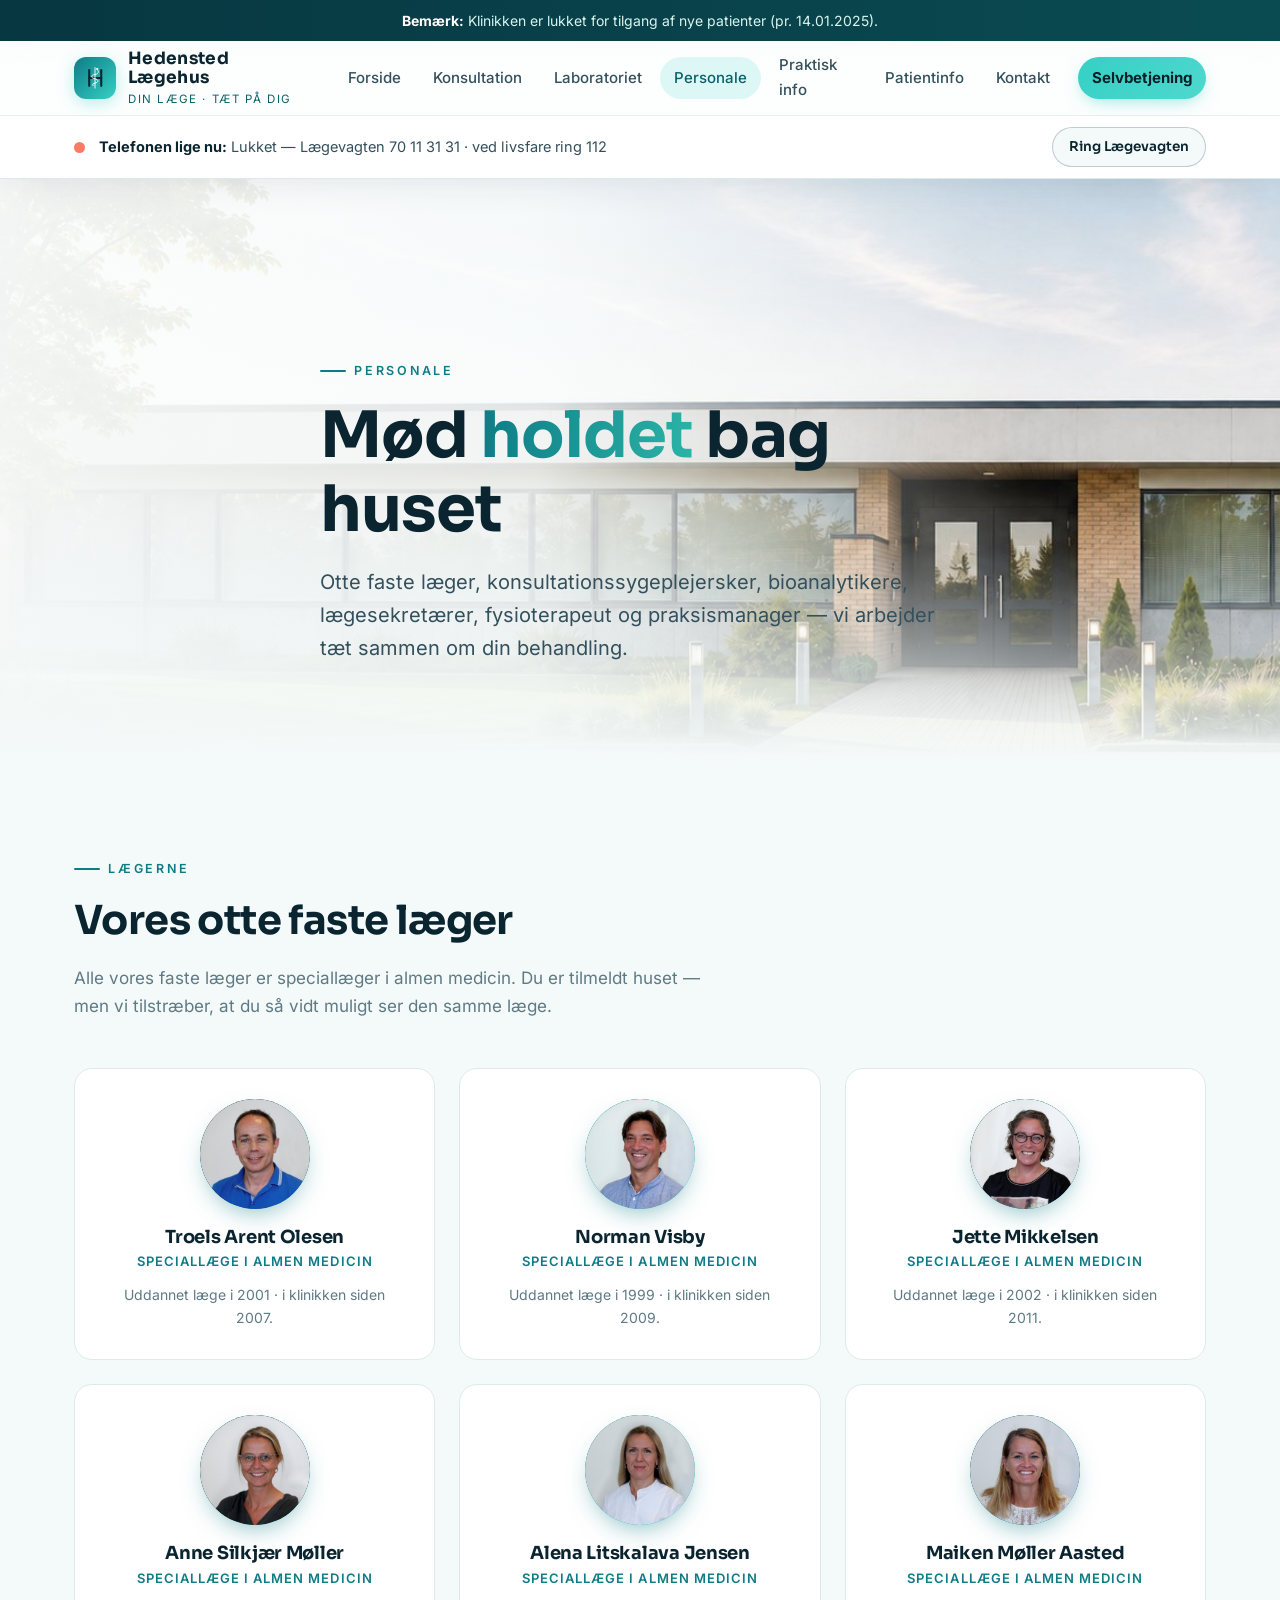
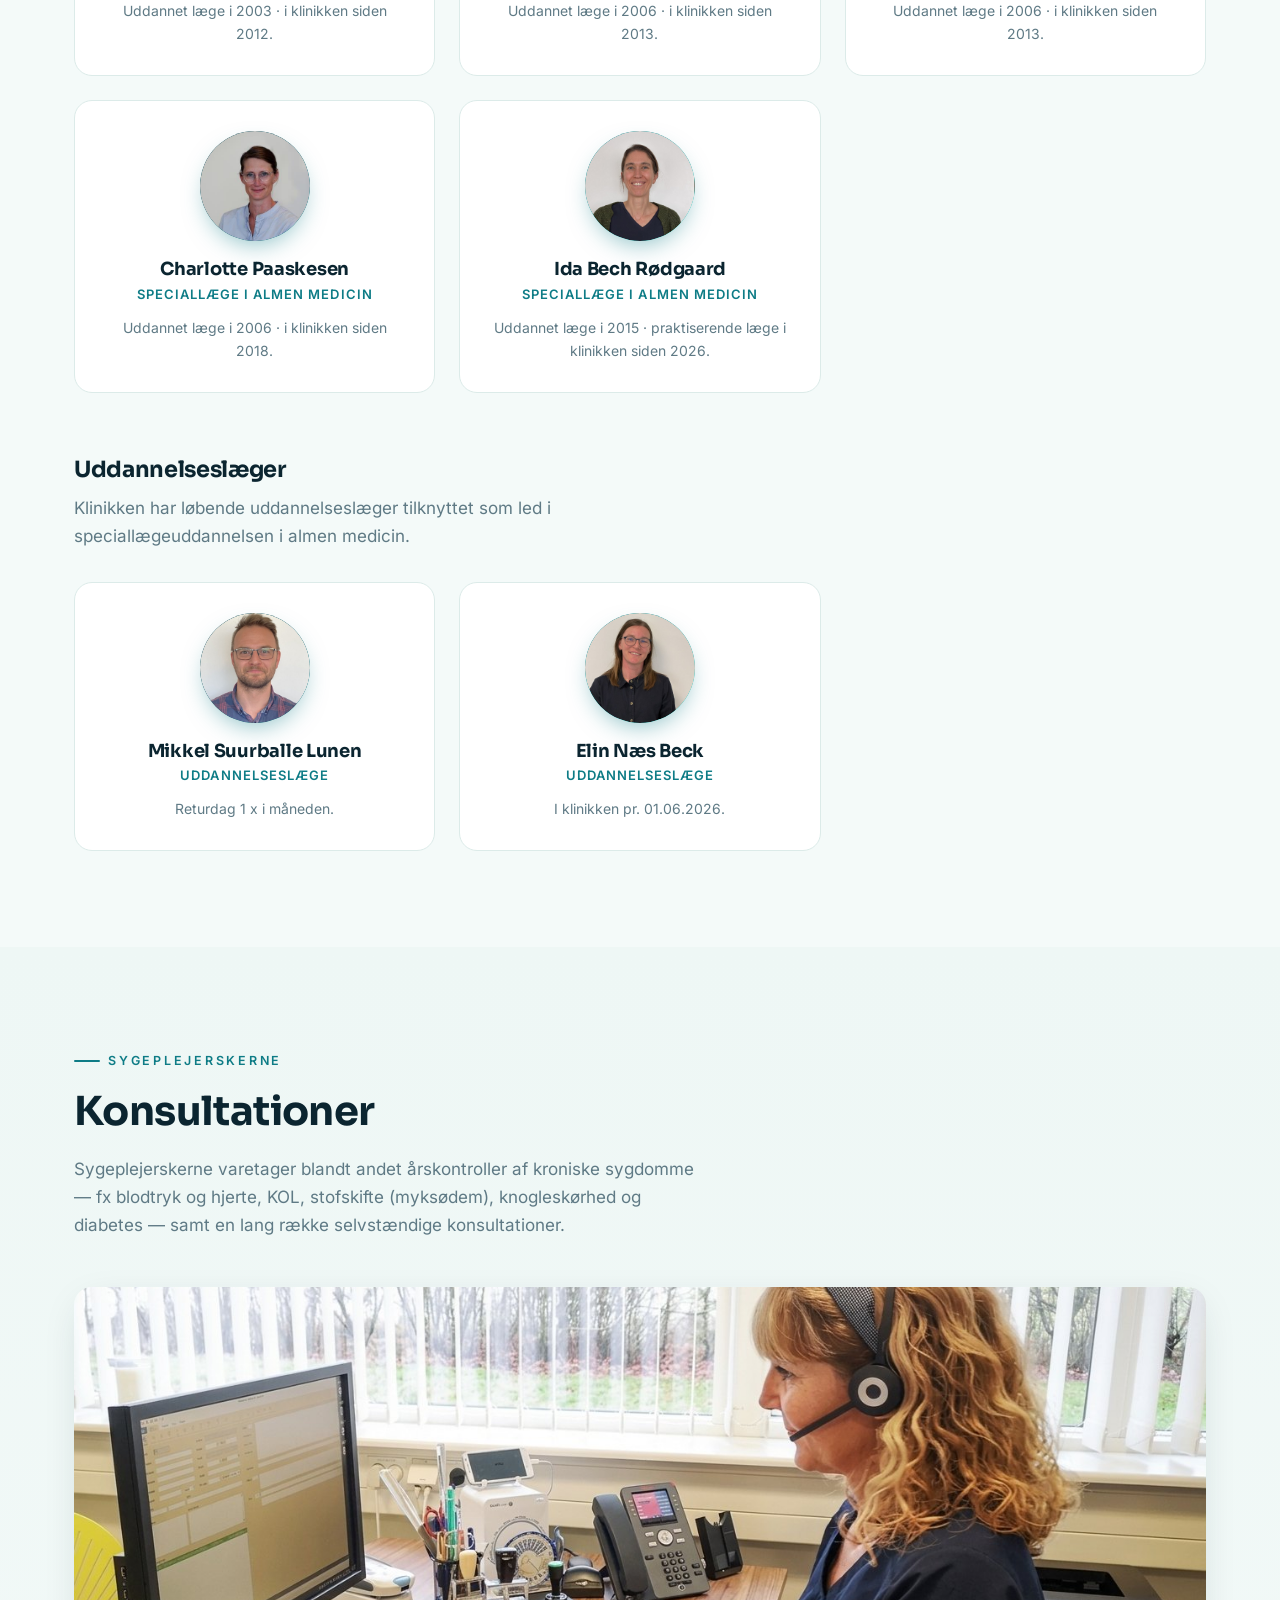
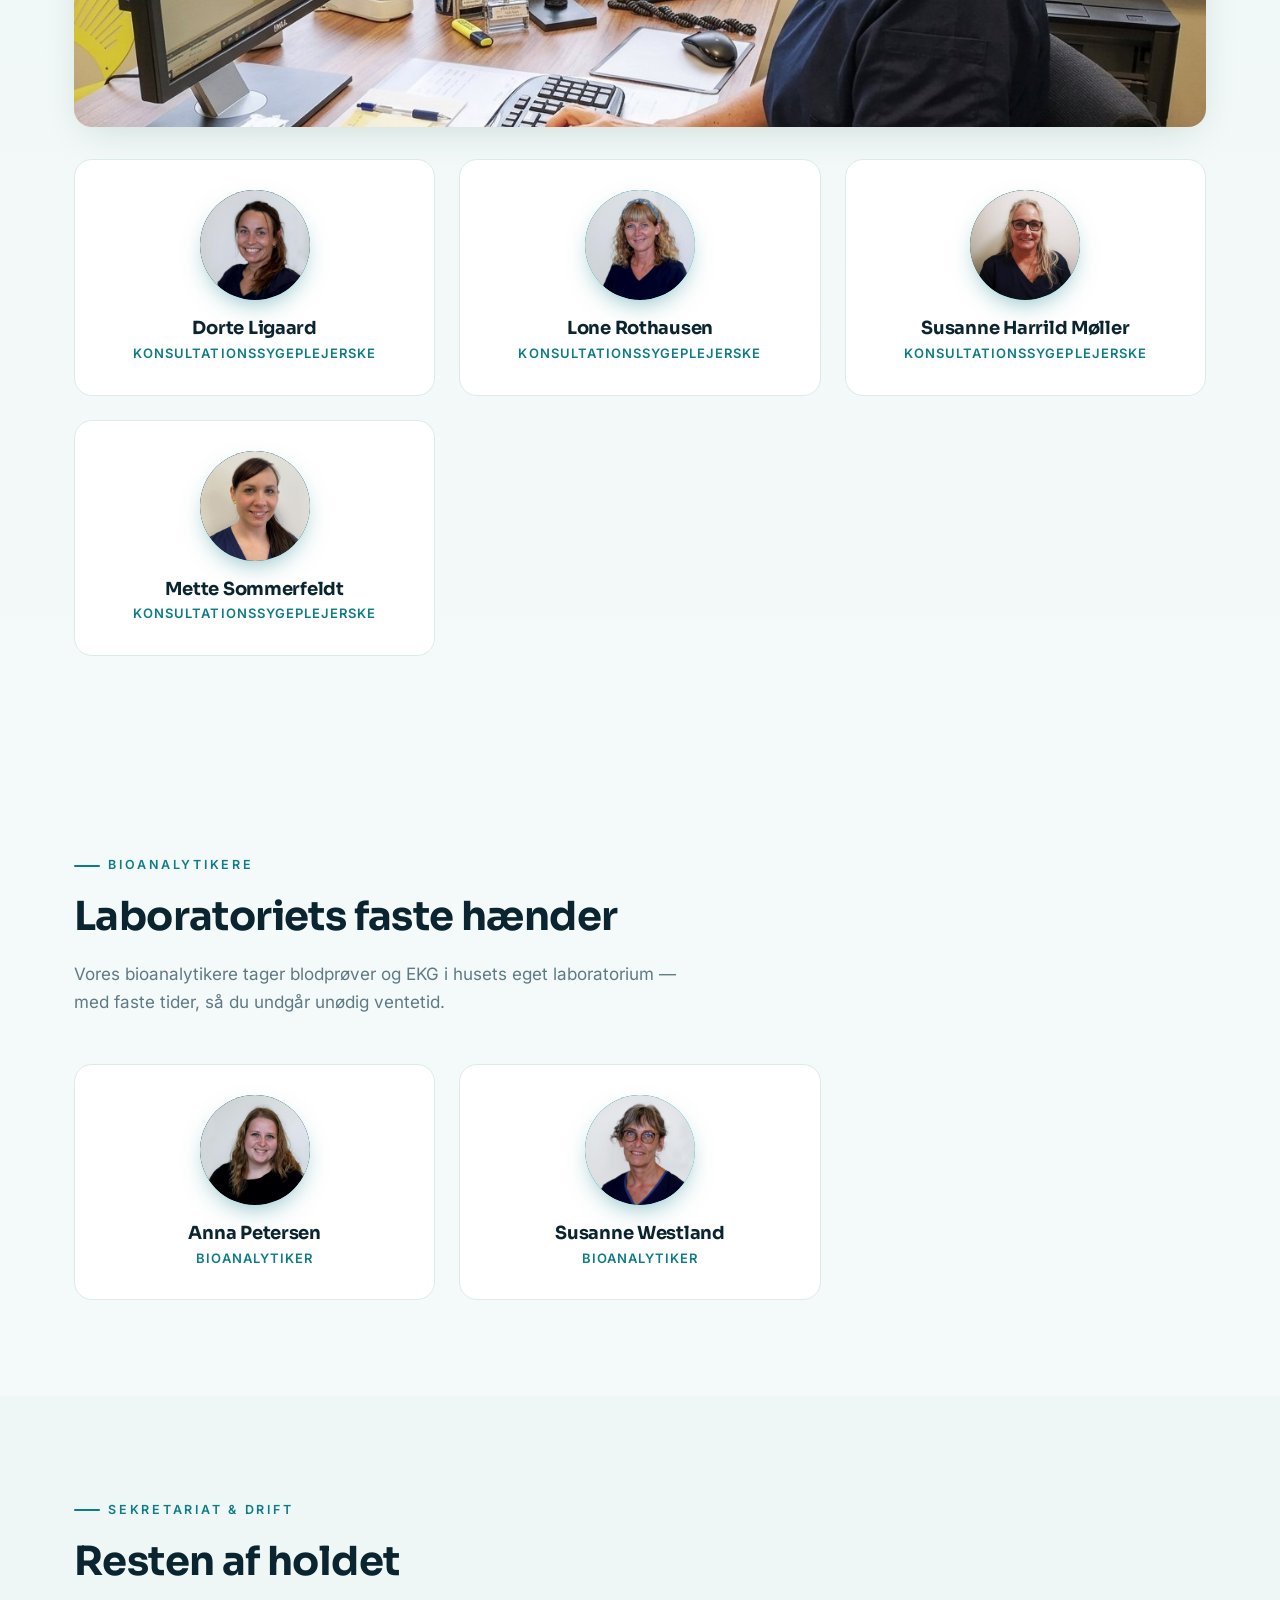
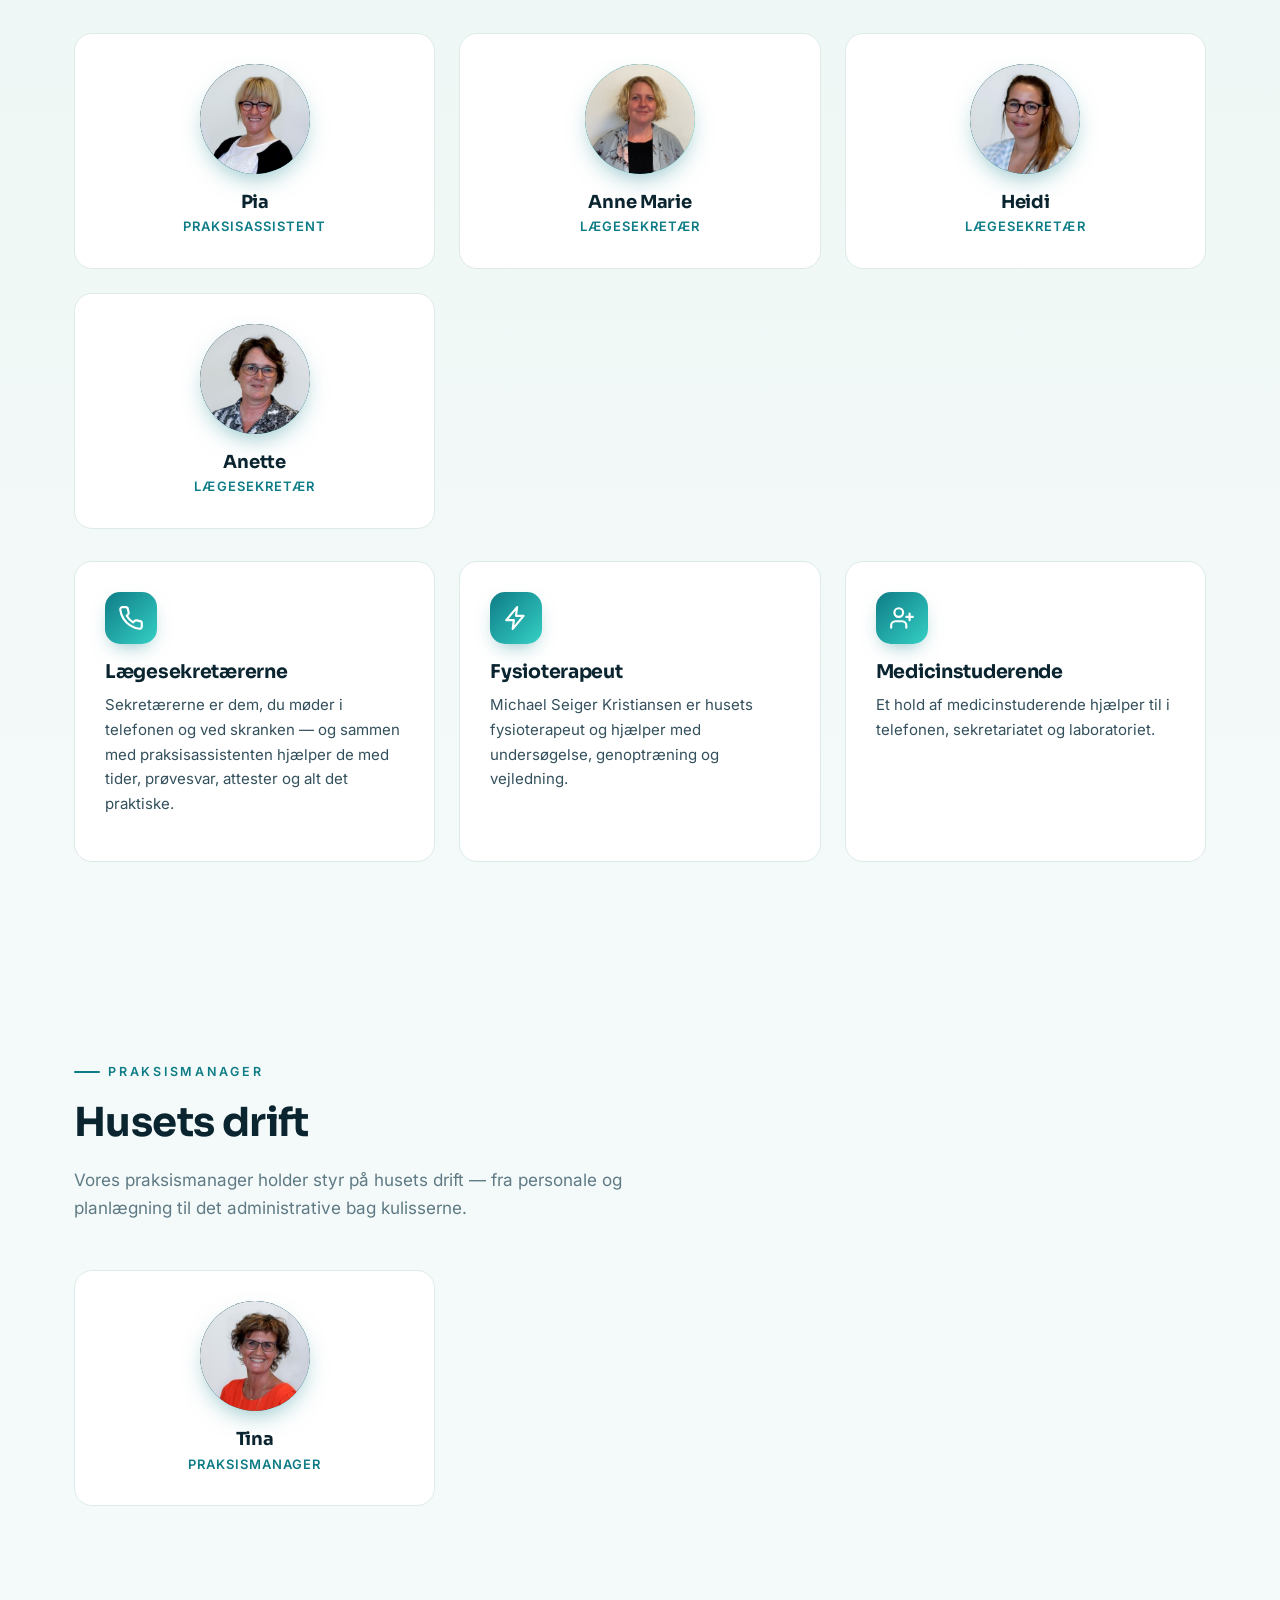
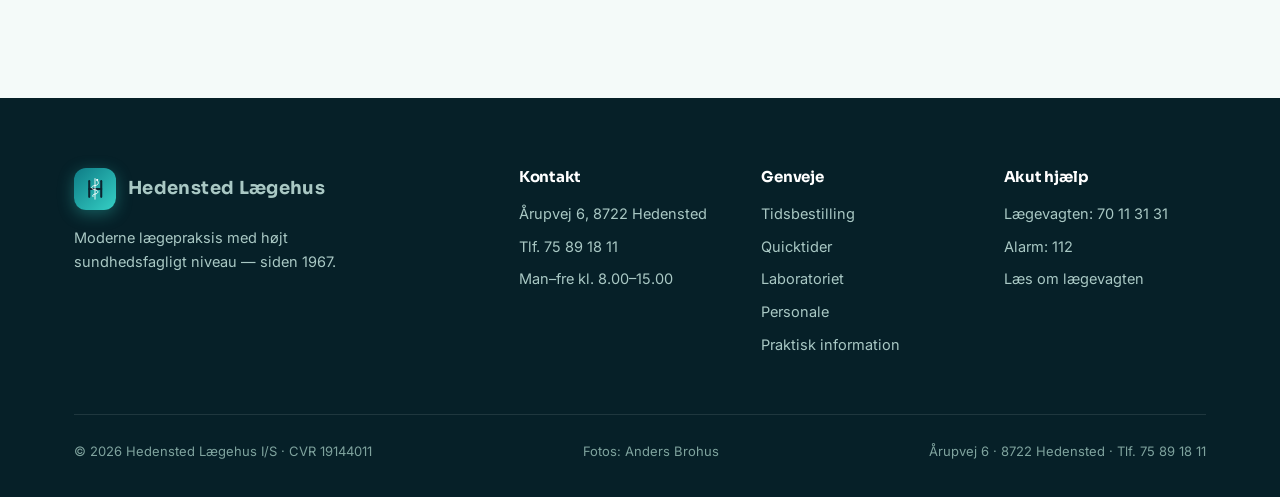
<file: personale.html>
<!DOCTYPE html>
<html lang="da">
<head>
  <meta charset="utf-8">
  <meta name="viewport" content="width=device-width, initial-scale=1">
  <title>Personale — Hedensted Lægehus</title>
  <meta name="description" content="Mød lægerne, sygeplejerskerne, sekretærerne og det øvrige personale i Hedensted Lægehus.">
  <link rel="icon" type="image/svg+xml" href="assets/favicon.svg">
  <link rel="stylesheet" href="css/fonts.css">
  <link rel="stylesheet" href="css/style.css">
</head>
<body>
  <a class="skip-link" href="#main">Spring til indhold</a>

  <div class="alert-bar" data-ticker>
    <strong>Bemærk:</strong> Klinikken er lukket for tilgang af nye patienter (pr. 14.01.2025).
  </div>

  <header class="site-header">
    <div class="wrap header-inner">
      <a class="brand" href="index.html">
        <span class="brand-mark" aria-hidden="true">
          <svg viewBox="0 0 40 52" fill="none" stroke-linecap="round" stroke-linejoin="round"><g stroke="#0b2530" stroke-width="4.5"><path d="M7.5 9 V43"/><path d="M33.5 9 V43"/><path d="M7.5 26 H33.5"/></g><g stroke="#fff" stroke-width="2" transform="translate(8,0)"><path d="M12 3.5 V48"/><path d="M16.6 7.2 C20.8 10.8 20.5 17.5 12 18.5 C4.5 19.4 3 23.5 7 26 C10 27.8 16.5 27.5 18 31 C19.3 34.2 15.5 36.5 12 37 C8.5 37.5 5.5 39.5 7.5 42.5"/><circle cx="16.4" cy="6.4" r="1.3"/><circle cx="16.9" cy="6" r="0.35"/></g></svg>
        </span>
        <span class="brand-text">
          <span class="name">Hedensted Lægehus</span>
          <span class="tag">Din læge · tæt på dig</span>
        </span>
      </a>
      <button class="nav-toggle" aria-expanded="false" aria-label="Åbn menu">
        <svg viewBox="0 0 24 24" fill="none" stroke="currentColor" stroke-width="2" stroke-linecap="round"><path d="M4 7h16M4 12h16M4 17h16"/></svg>
      </button>
      <nav class="main-nav" aria-label="Hovedmenu">
        <a href="index.html">Forside</a>
        <a href="konsultation.html">Konsultation</a>
        <a href="laboratoriet.html">Laboratoriet</a>
        <a href="personale.html">Personale</a>
        <a href="praktisk.html">Praktisk info</a>
        <a href="patientinformation.html">Patientinfo</a>
        <a href="kontakt.html">Kontakt</a>
        <a class="nav-cta" href="https://patientportal.egclinea.com/?id=671" target="_blank" rel="noopener" data-link="selvbetjening">Selvbetjening</a>
      </nav>
    </div>
  </header>

  <main id="main">

    <section class="hero hero-sub hero-hus">
      <div class="wrap">
        <div class="hero-content">
          <span class="eyebrow">Personale</span>
          <h1>Mød <span class="accent">holdet</span> bag huset</h1>
          <p class="lede" data-tekst="personale_hero_lede">Otte faste læger, konsultationssygeplejersker, bioanalytikere, lægesekretærer, fysioterapeut og praksismanager — vi arbejder tæt sammen om din behandling.</p>
        </div>
      </div>
    </section>

    <section class="section">
      <div class="wrap">
        <div class="section-head reveal">
          <span class="eyebrow">Lægerne</span>
          <h2>Vores otte faste læger</h2>
          <p>Alle vores faste læger er speciallæger i almen medicin. Du er tilmeldt huset — men vi tilstræber, at du så vidt muligt ser den samme læge.</p>
        </div>
        <!-- Lægerne redigeres i js/data.js — ikke her -->
        <div class="staff-grid" data-staff="laeger"></div>
        <div class="section-head reveal" style="margin-top:64px;margin-bottom:32px">
          <h3 style="font-size:1.4rem">Uddannelseslæger</h3>
          <p>Klinikken har løbende uddannelseslæger tilknyttet som led i speciallægeuddannelsen i almen medicin.</p>
        </div>
        <!-- Uddannelseslæger redigeres i js/data.js — ikke her -->
        <div class="staff-grid" data-staff="uddannelseslaeger"></div>
      </div>
    </section>

    <section class="section tint">
      <div class="wrap">
        <div class="section-head reveal">
          <span class="eyebrow">Sygeplejerskerne</span>
          <h2>Konsultationer</h2>
          <p>Sygeplejerskerne varetager blandt andet årskontroller af kroniske sygdomme — fx blodtryk og hjerte, KOL, stofskifte (myksødem), knogleskørhed og diabetes — samt en lang række selvstændige konsultationer.</p>
        </div>
        <img class="photo-card photo-band reveal" src="assets/fotos/sygeplejersker.jpg" alt="Sygeplejerske i telefonkonsultation ved sin arbejdsplads" loading="lazy" style="margin-bottom:32px">
        <!-- Sygeplejerskerne redigeres i js/data.js — ikke her -->
        <div class="staff-grid" data-staff="sygeplejersker"></div>
      </div>
    </section>

    <section class="section">
      <div class="wrap">
        <div class="section-head reveal">
          <span class="eyebrow">Bioanalytikere</span>
          <h2>Laboratoriets faste hænder</h2>
          <p>Vores bioanalytikere tager blodprøver og EKG i husets eget laboratorium — med faste tider, så du undgår unødig ventetid.</p>
        </div>
        <!-- Bioanalytikerne redigeres i js/data.js — ikke her -->
        <div class="staff-grid" data-staff="bioanalytikere"></div>
      </div>
    </section>

    <section class="section tint">
      <div class="wrap">
        <div class="section-head reveal">
          <span class="eyebrow">Sekretariat &amp; drift</span>
          <h2>Resten af holdet</h2>
        </div>
        <!-- Sekretariatet redigeres i js/data.js — ikke her -->
        <div class="staff-grid" data-staff="sekretariat" style="margin-bottom:32px"></div>
        <div class="card-grid">
          <div class="card reveal">
            <span class="ico" aria-hidden="true"><svg viewBox="0 0 24 24" fill="none" stroke="currentColor" stroke-width="2" stroke-linecap="round" stroke-linejoin="round"><path d="M22 16.9v3a2 2 0 0 1-2.2 2 19.8 19.8 0 0 1-8.6-3.1 19.5 19.5 0 0 1-6-6A19.8 19.8 0 0 1 2.1 4.2 2 2 0 0 1 4.1 2h3a2 2 0 0 1 2 1.7c.1 1 .4 2 .7 2.9a2 2 0 0 1-.5 2.1L8 10a16 16 0 0 0 6 6l1.3-1.3a2 2 0 0 1 2.1-.5c.9.3 1.9.6 2.9.7a2 2 0 0 1 1.7 2z"/></svg></span>
            <h3>Lægesekretærerne</h3>
            <p>Sekretærerne er dem, du møder i telefonen og ved skranken — og sammen med praksisassistenten hjælper de med tider, prøvesvar, attester og alt det praktiske.</p>
          </div>
          <div class="card reveal reveal-d1">
            <span class="ico" aria-hidden="true"><svg viewBox="0 0 24 24" fill="none" stroke="currentColor" stroke-width="2" stroke-linecap="round" stroke-linejoin="round"><path d="M13 2 3 14h7l-1 8 10-12h-7l1-8z"/></svg></span>
            <h3>Fysioterapeut</h3>
            <p>Michael Seiger Kristiansen er husets fysioterapeut og hjælper med undersøgelse, genoptræning og vejledning.</p>
          </div>
          <div class="card reveal reveal-d2">
            <span class="ico" aria-hidden="true"><svg viewBox="0 0 24 24" fill="none" stroke="currentColor" stroke-width="2" stroke-linecap="round" stroke-linejoin="round"><circle cx="9" cy="7" r="4"/><path d="M2 21v-2a4 4 0 0 1 4-4h6a4 4 0 0 1 4 4v2"/><path d="M19 8v6M22 11h-6"/></svg></span>
            <h3>Medicinstuderende</h3>
            <p>Et hold af medicinstuderende hjælper til i telefonen, sekretariatet og laboratoriet.</p>
          </div>
        </div>
      </div>
    </section>

    <section class="section">
      <div class="wrap">
        <div class="section-head reveal">
          <span class="eyebrow">Praksismanager</span>
          <h2>Husets drift</h2>
          <p>Vores praksismanager holder styr på husets drift — fra personale og planlægning til det administrative bag kulisserne.</p>
        </div>
        <!-- Praksismanageren redigeres i js/data.js — ikke her -->
        <div class="staff-grid" data-staff="praksismanager"></div>
      </div>
    </section>

  </main>

  <footer class="site-footer">
    <div class="wrap">
      <div class="footer-grid">
        <div class="footer-brand">
          <a class="brand" href="index.html">
            <span class="brand-mark" aria-hidden="true">
              <svg viewBox="0 0 40 52" fill="none" stroke-linecap="round" stroke-linejoin="round"><g stroke="#0b2530" stroke-width="4.5"><path d="M7.5 9 V43"/><path d="M33.5 9 V43"/><path d="M7.5 26 H33.5"/></g><g stroke="#fff" stroke-width="2" transform="translate(8,0)"><path d="M12 3.5 V48"/><path d="M16.6 7.2 C20.8 10.8 20.5 17.5 12 18.5 C4.5 19.4 3 23.5 7 26 C10 27.8 16.5 27.5 18 31 C19.3 34.2 15.5 36.5 12 37 C8.5 37.5 5.5 39.5 7.5 42.5"/><circle cx="16.4" cy="6.4" r="1.3"/><circle cx="16.9" cy="6" r="0.35"/></g></svg>
            </span>
            <span class="brand-text"><span class="name">Hedensted Lægehus</span></span>
          </a>
          <p>Moderne lægepraksis med højt sundhedsfagligt niveau — siden 1967.</p>
        </div>
        <div>
          <h4>Kontakt</h4>
          <ul>
            <li><span data-kontakt="adresse">Årupvej 6</span>, <span data-kontakt="postnr_by">8722 Hedensted</span></li>
            <li>Tlf. <a href="tel:75891811" data-kontakt="telefon">75 89 18 11</a></li>
            <li data-aabning>Man–fre kl. 8.00–15.00</li>
          </ul>
        </div>
        <div>
          <h4>Genveje</h4>
          <ul>
            <li><a href="konsultation.html#tidsbestilling">Tidsbestilling</a></li>
            <li><a href="konsultation.html#quicktider">Quicktider</a></li>
            <li><a href="laboratoriet.html">Laboratoriet</a></li>
            <li><a href="personale.html">Personale</a></li>
            <li><a href="praktisk.html">Praktisk information</a></li>
          </ul>
        </div>
        <div>
          <h4>Akut hjælp</h4>
          <ul>
            <li>Lægevagten: <a href="tel:70113131" data-kontakt="laegevagt">70 11 31 31</a></li>
            <li><a href="tel:112">Alarm: 112</a></li>
            <li><a href="praktisk.html#laegevagten">Læs om lægevagten</a></li>
          </ul>
        </div>
      </div>
      <div class="footer-bottom">
        <span>© 2026 Hedensted Lægehus I/S · CVR <span data-kontakt="cvr">19144011</span></span>
        <span>Fotos: Anders Brohus</span>
        <span><span data-kontakt="adresse">Årupvej 6</span> · <span data-kontakt="postnr_by">8722 Hedensted</span> · Tlf. <span data-kontakt="telefon">75 89 18 11</span></span>
      </div>
    </div>
  </footer>

  <script src="js/data.js" defer></script>
  <script src="js/main.js" defer></script>
</body>
</html>
</file>
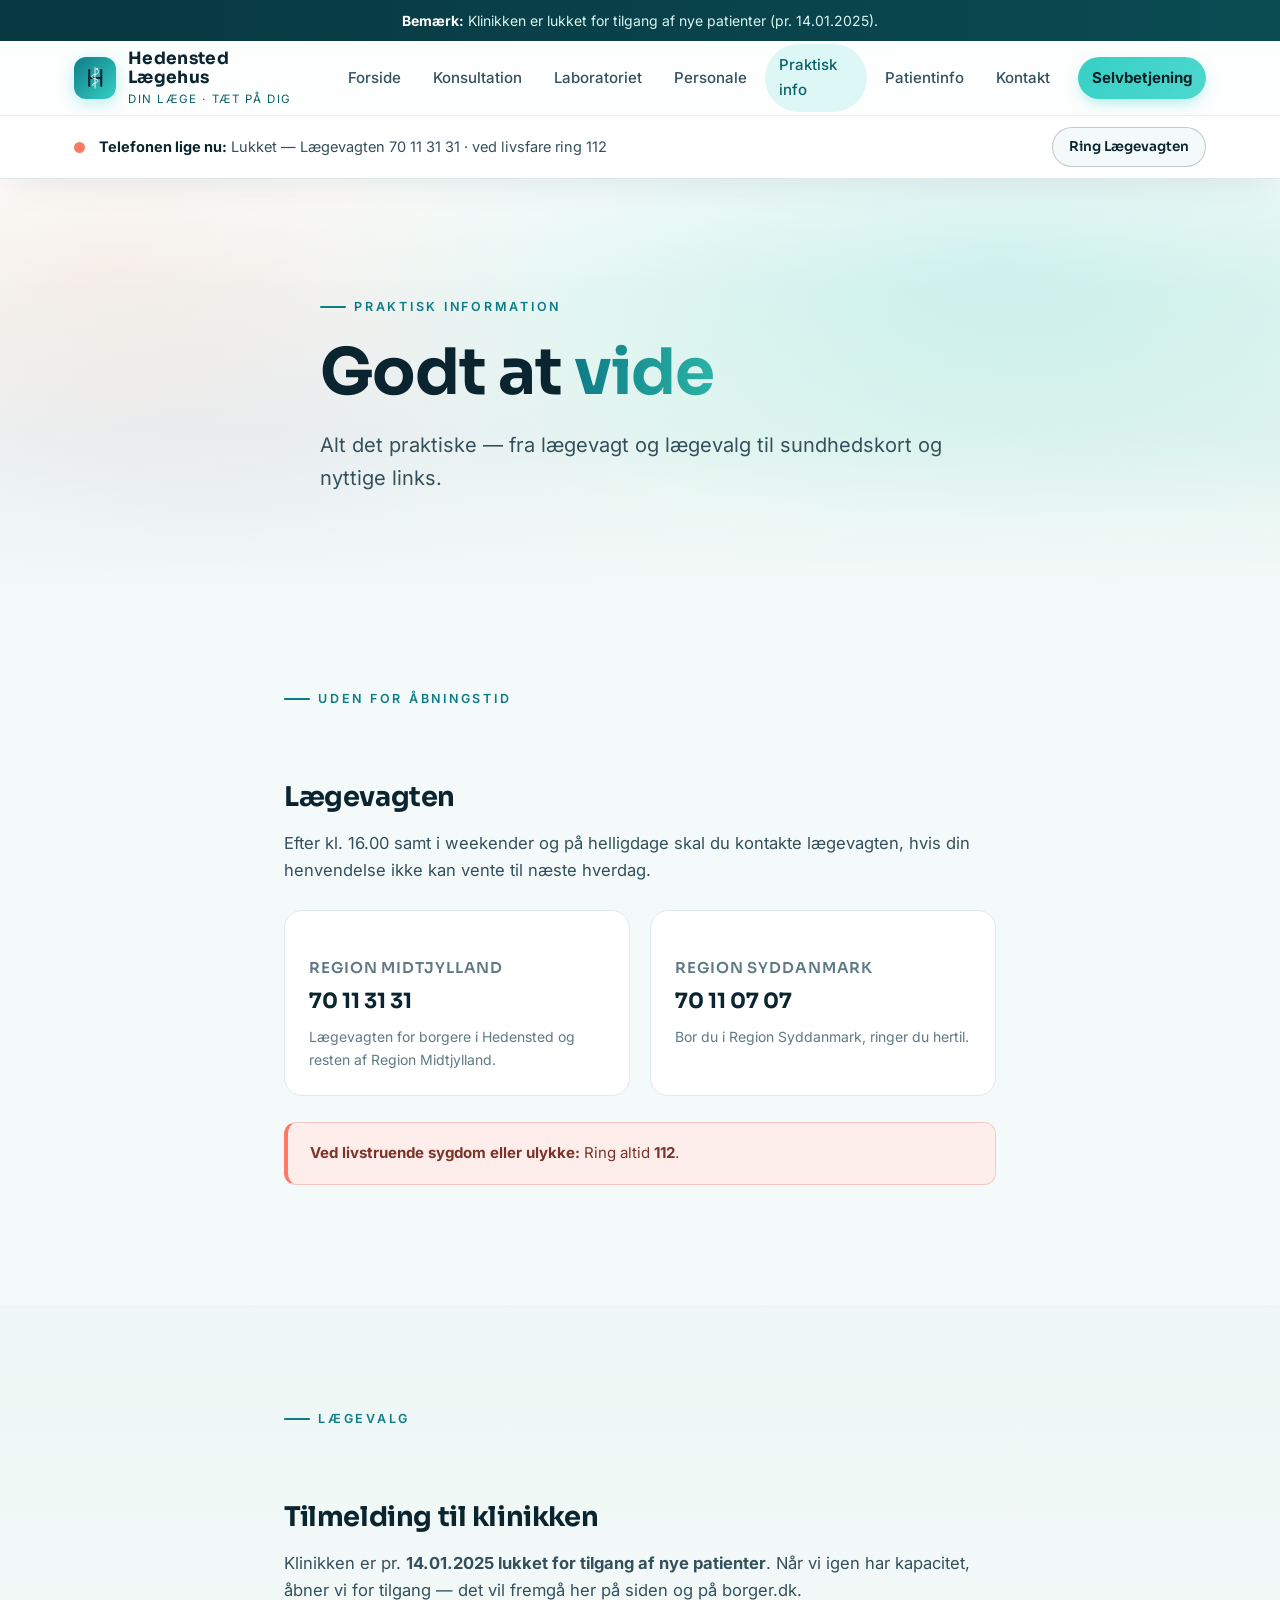
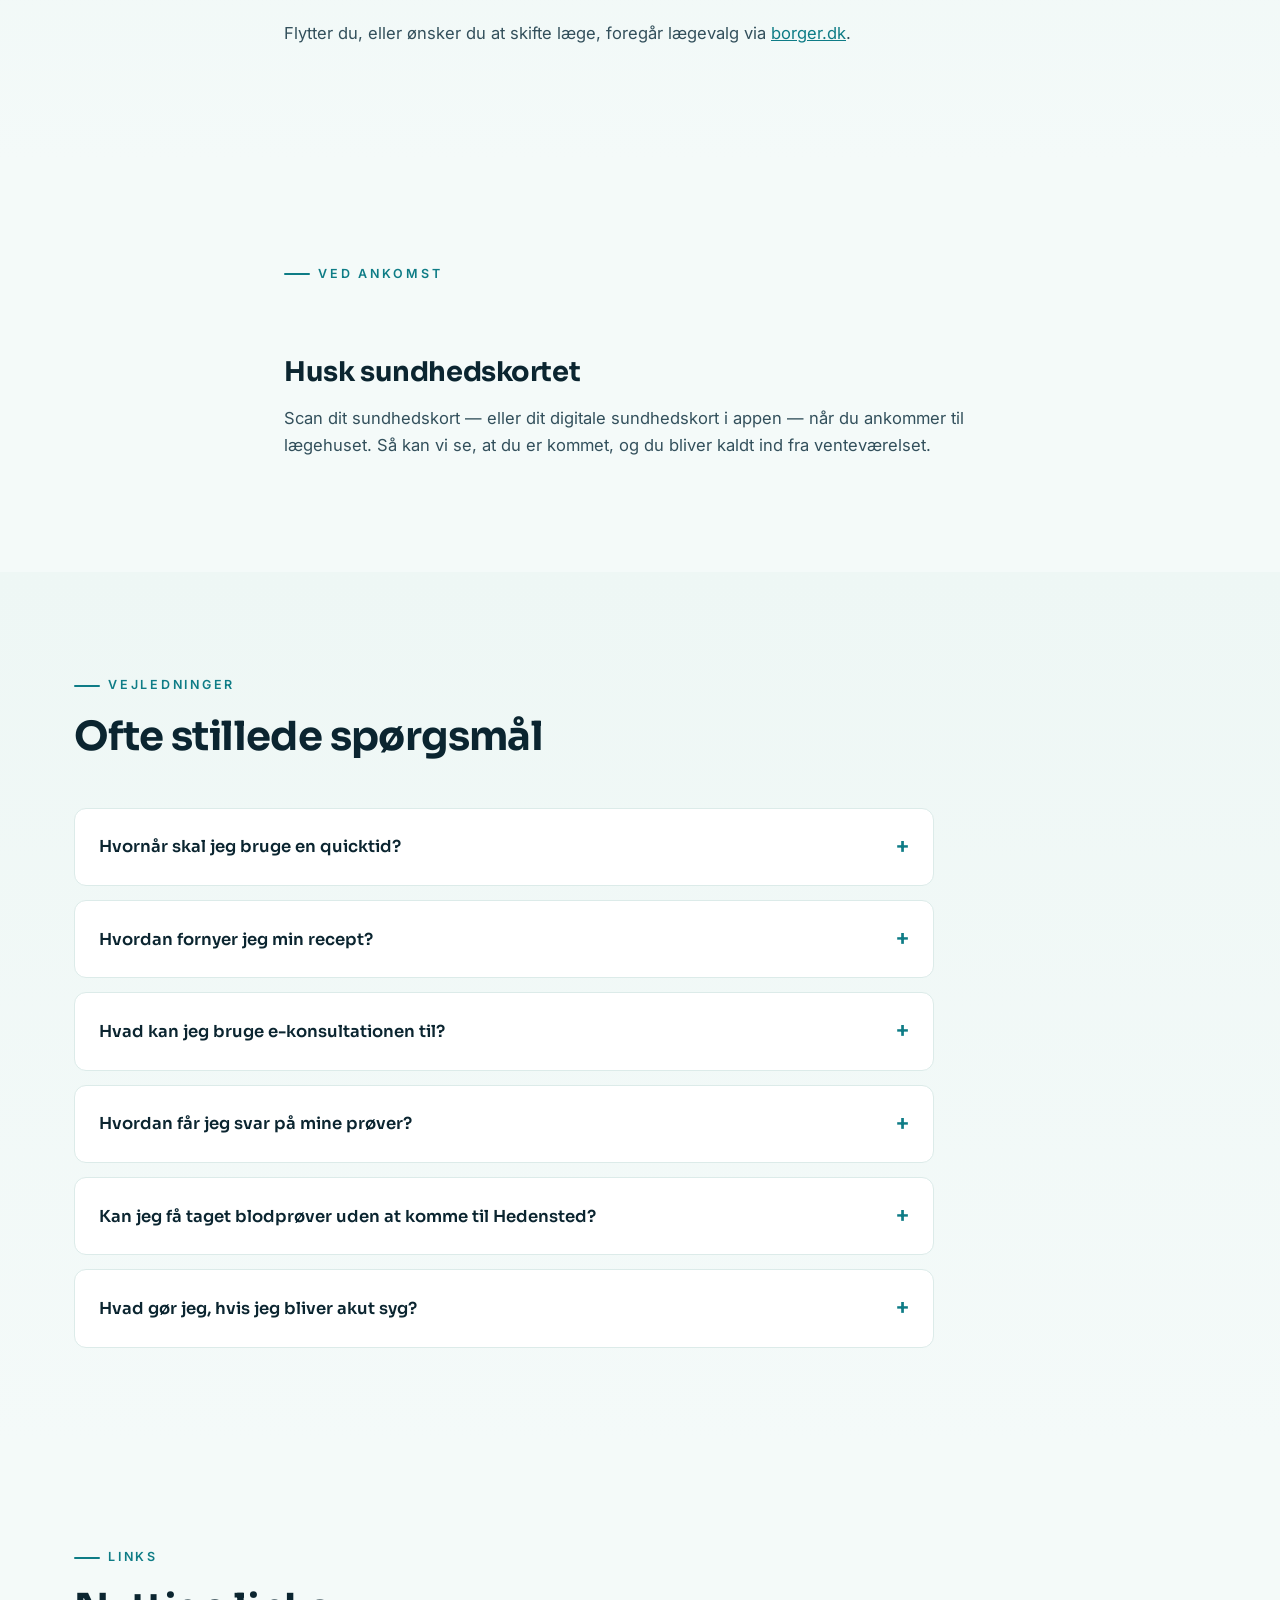
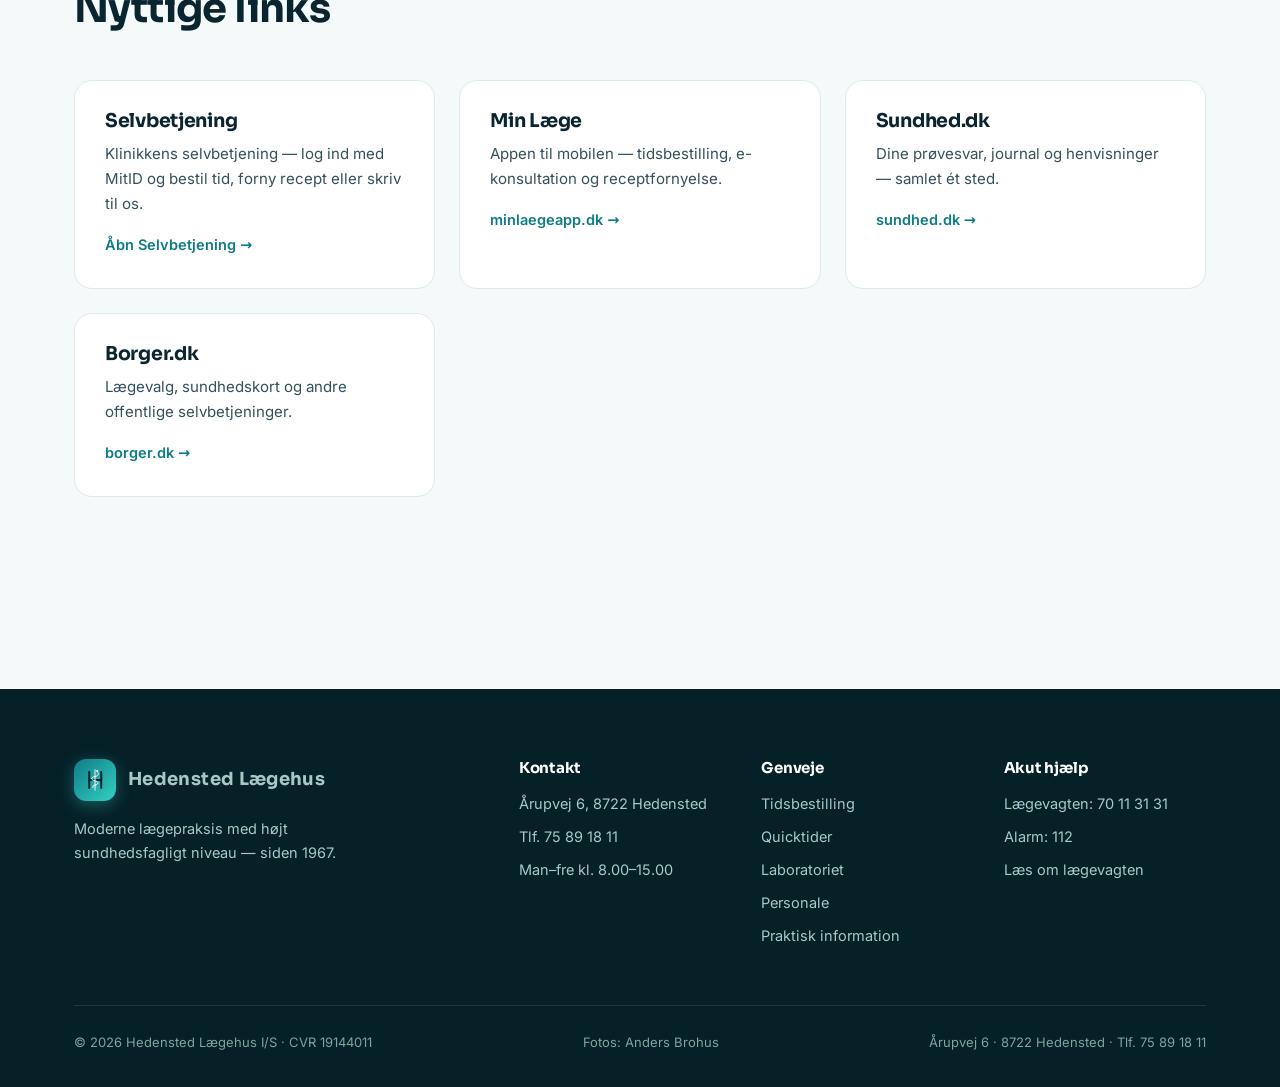
<file: praktisk.html>
<!DOCTYPE html>
<html lang="da">
<head>
  <meta charset="utf-8">
  <meta name="viewport" content="width=device-width, initial-scale=1">
  <title>Praktisk information — Hedensted Lægehus</title>
  <meta name="description" content="Lægevagt, lægevalg, sundhedskort, vejledninger og nyttige links fra Hedensted Lægehus.">
  <link rel="icon" type="image/svg+xml" href="assets/favicon.svg">
  <link rel="stylesheet" href="css/fonts.css">
  <link rel="stylesheet" href="css/style.css">
</head>
<body>
  <a class="skip-link" href="#main">Spring til indhold</a>

  <div class="alert-bar" data-ticker>
    <strong>Bemærk:</strong> Klinikken er lukket for tilgang af nye patienter (pr. 14.01.2025).
  </div>

  <header class="site-header">
    <div class="wrap header-inner">
      <a class="brand" href="index.html">
        <span class="brand-mark" aria-hidden="true">
          <svg viewBox="0 0 40 52" fill="none" stroke-linecap="round" stroke-linejoin="round"><g stroke="#0b2530" stroke-width="4.5"><path d="M7.5 9 V43"/><path d="M33.5 9 V43"/><path d="M7.5 26 H33.5"/></g><g stroke="#fff" stroke-width="2" transform="translate(8,0)"><path d="M12 3.5 V48"/><path d="M16.6 7.2 C20.8 10.8 20.5 17.5 12 18.5 C4.5 19.4 3 23.5 7 26 C10 27.8 16.5 27.5 18 31 C19.3 34.2 15.5 36.5 12 37 C8.5 37.5 5.5 39.5 7.5 42.5"/><circle cx="16.4" cy="6.4" r="1.3"/><circle cx="16.9" cy="6" r="0.35"/></g></svg>
        </span>
        <span class="brand-text">
          <span class="name">Hedensted Lægehus</span>
          <span class="tag">Din læge · tæt på dig</span>
        </span>
      </a>
      <button class="nav-toggle" aria-expanded="false" aria-label="Åbn menu">
        <svg viewBox="0 0 24 24" fill="none" stroke="currentColor" stroke-width="2" stroke-linecap="round"><path d="M4 7h16M4 12h16M4 17h16"/></svg>
      </button>
      <nav class="main-nav" aria-label="Hovedmenu">
        <a href="index.html">Forside</a>
        <a href="konsultation.html">Konsultation</a>
        <a href="laboratoriet.html">Laboratoriet</a>
        <a href="personale.html">Personale</a>
        <a href="praktisk.html">Praktisk info</a>
        <a href="patientinformation.html">Patientinfo</a>
        <a href="kontakt.html">Kontakt</a>
        <a class="nav-cta" href="https://patientportal.egclinea.com/?id=671" target="_blank" rel="noopener" data-link="selvbetjening">Selvbetjening</a>
      </nav>
    </div>
  </header>

  <main id="main">

    <section class="hero hero-sub">
      <div class="wrap">
        <div class="hero-content">
          <span class="eyebrow">Praktisk information</span>
          <h1>Godt at <span class="accent">vide</span></h1>
          <p class="lede" data-tekst="praktisk_hero_lede">Alt det praktiske — fra lægevagt og lægevalg til sundhedskort og nyttige links.</p>
        </div>
      </div>
    </section>

    <section class="section" id="laegevagten">
      <div class="wrap prose">
        <span class="eyebrow" style="color:var(--teal)">Uden for åbningstid</span>
        <h2>Lægevagten</h2>
        <p>Efter kl. 16.00 samt i weekender og på helligdage skal du kontakte lægevagten, hvis din henvendelse ikke kan vente til næste hverdag.</p>
        <div class="contact-tiles" style="margin:26px 0">
          <div class="contact-tile">
            <h3>Region Midtjylland</h3>
            <a class="big" href="tel:70113131">70 11 31 31</a>
            <p>Lægevagten for borgere i Hedensted og resten af Region Midtjylland.</p>
          </div>
          <div class="contact-tile">
            <h3>Region Syddanmark</h3>
            <a class="big" href="tel:70110707">70 11 07 07</a>
            <p>Bor du i Region Syddanmark, ringer du hertil.</p>
          </div>
        </div>
        <div class="note-box urgent">
          <strong>Ved livstruende sygdom eller ulykke:</strong> Ring altid <strong>112</strong>.
        </div>
      </div>
    </section>

    <section class="section tint" id="laegevalg">
      <div class="wrap prose">
        <span class="eyebrow" style="color:var(--teal)">Lægevalg</span>
        <h2>Tilmelding til klinikken</h2>
        <p>Klinikken er pr. <strong>14.01.2025 lukket for tilgang af nye patienter</strong>. Når vi igen har kapacitet, åbner vi for tilgang — det vil fremgå her på siden og på borger.dk.</p>
        <p>Flytter du, eller ønsker du at skifte læge, foregår lægevalg via <a href="https://www.borger.dk" target="_blank" rel="noopener">borger.dk</a>.</p>
      </div>
    </section>

    <section class="section" id="sundhedskort">
      <div class="wrap prose">
        <span class="eyebrow" style="color:var(--teal)">Ved ankomst</span>
        <h2>Husk sundhedskortet</h2>
        <p>Scan dit sundhedskort — eller dit digitale sundhedskort i appen — når du ankommer til lægehuset. Så kan vi se, at du er kommet, og du bliver kaldt ind fra venteværelset.</p>
      </div>
    </section>

    <section class="section tint" id="vejledninger">
      <div class="wrap">
        <div class="section-head reveal">
          <span class="eyebrow">Vejledninger</span>
          <h2>Ofte stillede spørgsmål</h2>
        </div>
        <div class="accordion prose" style="max-width:860px" data-faq>
          <details>
            <summary>Hvornår skal jeg bruge en quicktid?</summary>
            <div class="acc-body"><p>Quicktiden er til én kort og ukompliceret problemstilling. Tjek ind hos sekretæren mellem kl. 8.45 og 9.30 — så bliver du set af en læge eller sygeplejerske. Quicktider kan ikke bruges til attester, kontroller eller psykiske problemstillinger.</p></div>
          </details>
          <details>
            <summary>Hvordan fornyer jeg min recept?</summary>
            <div class="acc-body"><p>Fast medicin fornyes nemmest i Min Læge-appen eller via patientportalen. Medicin, der udleveres via en sygehusafdeling, skal fornyes gennem sygehuset.</p></div>
          </details>
          <details>
            <summary>Hvad kan jeg bruge e-konsultationen til?</summary>
            <div class="acc-body"><p>Korte, konkrete beskeder, der ikke haster — fx afbud eller spørgsmål om receptfornyelse. E-konsultationen kan ikke bruges til tidsbestilling eller akutte henvendelser.</p></div>
          </details>
          <details>
            <summary>Hvordan får jeg svar på mine prøver?</summary>
            <div class="acc-body"><p>Du kan se dine prøvesvar på sundhed.dk og i Min Læge-appen. Du er også velkommen til at ringe på hverdage kl. 9.00–12.30. Ved svar, der kræver handling, kontakter vi dig.</p></div>
          </details>
          <details>
            <summary>Kan jeg få taget blodprøver uden at komme til Hedensted?</summary>
            <div class="acc-body"><p>Ja — hvis lægen har bestilt prøverne, kan du få dem taget i blodprøveambulatoriet på Horsens eller Vejle Sygehus. Læs mere under <a href="laboratoriet.html">Laboratoriet</a>.</p></div>
          </details>
          <details>
            <summary>Hvad gør jeg, hvis jeg bliver akut syg?</summary>
            <div class="acc-body"><p>På hverdage kl. 8.00–9.00 ringer du til os på 75 89 18 11 ved sygdom, der kræver lægekontakt samme dag. Kl. 12.30–16.00 træffes sekretæren på samme nummer — kun ved akutte henvendelser. Efter kl. 16.00 kontakter du lægevagten på 70 11 31 31 — og ved livsfare ringer du altid 112.</p></div>
          </details>
        </div>
      </div>
    </section>

    <section class="section" id="links">
      <div class="wrap">
        <div class="section-head reveal">
          <span class="eyebrow">Links</span>
          <h2>Nyttige links</h2>
        </div>
        <div class="card-grid">
          <div class="card reveal">
            <h3>Selvbetjening</h3>
            <p>Klinikkens selvbetjening — log ind med MitID og bestil tid, forny recept eller skriv til os.</p>
            <a class="more" href="https://patientportal.egclinea.com/?id=671" target="_blank" rel="noopener" data-link="selvbetjening">Åbn Selvbetjening</a>
          </div>
          <div class="card reveal reveal-d1">
            <h3>Min Læge</h3>
            <p>Appen til mobilen — tidsbestilling, e-konsultation og receptfornyelse.</p>
            <a class="more" href="https://minlaegeapp.dk" target="_blank" rel="noopener" data-link="minlaege">minlaegeapp.dk</a>
          </div>
          <div class="card reveal reveal-d2">
            <h3>Sundhed.dk</h3>
            <p>Dine prøvesvar, journal og henvisninger — samlet ét sted.</p>
            <a class="more" href="https://www.sundhed.dk" target="_blank" rel="noopener">sundhed.dk</a>
          </div>
          <div class="card reveal reveal-d3">
            <h3>Borger.dk</h3>
            <p>Lægevalg, sundhedskort og andre offentlige selvbetjeninger.</p>
            <a class="more" href="https://www.borger.dk" target="_blank" rel="noopener">borger.dk</a>
          </div>
        </div>
      </div>
    </section>

  </main>

  <footer class="site-footer">
    <div class="wrap">
      <div class="footer-grid">
        <div class="footer-brand">
          <a class="brand" href="index.html">
            <span class="brand-mark" aria-hidden="true">
              <svg viewBox="0 0 40 52" fill="none" stroke-linecap="round" stroke-linejoin="round"><g stroke="#0b2530" stroke-width="4.5"><path d="M7.5 9 V43"/><path d="M33.5 9 V43"/><path d="M7.5 26 H33.5"/></g><g stroke="#fff" stroke-width="2" transform="translate(8,0)"><path d="M12 3.5 V48"/><path d="M16.6 7.2 C20.8 10.8 20.5 17.5 12 18.5 C4.5 19.4 3 23.5 7 26 C10 27.8 16.5 27.5 18 31 C19.3 34.2 15.5 36.5 12 37 C8.5 37.5 5.5 39.5 7.5 42.5"/><circle cx="16.4" cy="6.4" r="1.3"/><circle cx="16.9" cy="6" r="0.35"/></g></svg>
            </span>
            <span class="brand-text"><span class="name">Hedensted Lægehus</span></span>
          </a>
          <p>Moderne lægepraksis med højt sundhedsfagligt niveau — siden 1967.</p>
        </div>
        <div>
          <h4>Kontakt</h4>
          <ul>
            <li><span data-kontakt="adresse">Årupvej 6</span>, <span data-kontakt="postnr_by">8722 Hedensted</span></li>
            <li>Tlf. <a href="tel:75891811" data-kontakt="telefon">75 89 18 11</a></li>
            <li data-aabning>Man–fre kl. 8.00–15.00</li>
          </ul>
        </div>
        <div>
          <h4>Genveje</h4>
          <ul>
            <li><a href="konsultation.html#tidsbestilling">Tidsbestilling</a></li>
            <li><a href="konsultation.html#quicktider">Quicktider</a></li>
            <li><a href="laboratoriet.html">Laboratoriet</a></li>
            <li><a href="personale.html">Personale</a></li>
            <li><a href="praktisk.html">Praktisk information</a></li>
          </ul>
        </div>
        <div>
          <h4>Akut hjælp</h4>
          <ul>
            <li>Lægevagten: <a href="tel:70113131" data-kontakt="laegevagt">70 11 31 31</a></li>
            <li><a href="tel:112">Alarm: 112</a></li>
            <li><a href="praktisk.html#laegevagten">Læs om lægevagten</a></li>
          </ul>
        </div>
      </div>
      <div class="footer-bottom">
        <span>© 2026 Hedensted Lægehus I/S · CVR <span data-kontakt="cvr">19144011</span></span>
        <span>Fotos: Anders Brohus</span>
        <span><span data-kontakt="adresse">Årupvej 6</span> · <span data-kontakt="postnr_by">8722 Hedensted</span> · Tlf. <span data-kontakt="telefon">75 89 18 11</span></span>
      </div>
    </div>
  </footer>

  <script src="js/data.js" defer></script>
  <script src="js/main.js" defer></script>
</body>
</html>
</file>
<file: css/fonts.css>
/* Lokale skrifttyper (Inter + Sora) — vendored fra Google Fonts,
   så hjemmesiden er 100% selvforsynende og ikke afhænger af Google.
   Kun latin + latin-ext subsets (dækker dansk æøå). */

@font-face {
  font-family: 'Inter';
  font-style: normal;
  font-weight: 400;
  font-display: swap;
  src: url(../assets/fonts/inter-400-latin-ext.woff2) format('woff2');
  unicode-range: U+0100-02BA, U+02BD-02C5, U+02C7-02CC, U+02CE-02D7, U+02DD-02FF, U+0304, U+0308, U+0329, U+1D00-1DBF, U+1E00-1E9F, U+1EF2-1EFF, U+2020, U+20A0-20AB, U+20AD-20C0, U+2113, U+2C60-2C7F, U+A720-A7FF;
}

@font-face {
  font-family: 'Inter';
  font-style: normal;
  font-weight: 400;
  font-display: swap;
  src: url(../assets/fonts/inter-400-latin.woff2) format('woff2');
  unicode-range: U+0000-00FF, U+0131, U+0152-0153, U+02BB-02BC, U+02C6, U+02DA, U+02DC, U+0304, U+0308, U+0329, U+2000-206F, U+20AC, U+2122, U+2191, U+2193, U+2212, U+2215, U+FEFF, U+FFFD;
}

@font-face {
  font-family: 'Inter';
  font-style: normal;
  font-weight: 500;
  font-display: swap;
  src: url(../assets/fonts/inter-500-latin-ext.woff2) format('woff2');
  unicode-range: U+0100-02BA, U+02BD-02C5, U+02C7-02CC, U+02CE-02D7, U+02DD-02FF, U+0304, U+0308, U+0329, U+1D00-1DBF, U+1E00-1E9F, U+1EF2-1EFF, U+2020, U+20A0-20AB, U+20AD-20C0, U+2113, U+2C60-2C7F, U+A720-A7FF;
}

@font-face {
  font-family: 'Inter';
  font-style: normal;
  font-weight: 500;
  font-display: swap;
  src: url(../assets/fonts/inter-500-latin.woff2) format('woff2');
  unicode-range: U+0000-00FF, U+0131, U+0152-0153, U+02BB-02BC, U+02C6, U+02DA, U+02DC, U+0304, U+0308, U+0329, U+2000-206F, U+20AC, U+2122, U+2191, U+2193, U+2212, U+2215, U+FEFF, U+FFFD;
}

@font-face {
  font-family: 'Inter';
  font-style: normal;
  font-weight: 600;
  font-display: swap;
  src: url(../assets/fonts/inter-600-latin-ext.woff2) format('woff2');
  unicode-range: U+0100-02BA, U+02BD-02C5, U+02C7-02CC, U+02CE-02D7, U+02DD-02FF, U+0304, U+0308, U+0329, U+1D00-1DBF, U+1E00-1E9F, U+1EF2-1EFF, U+2020, U+20A0-20AB, U+20AD-20C0, U+2113, U+2C60-2C7F, U+A720-A7FF;
}

@font-face {
  font-family: 'Inter';
  font-style: normal;
  font-weight: 600;
  font-display: swap;
  src: url(../assets/fonts/inter-600-latin.woff2) format('woff2');
  unicode-range: U+0000-00FF, U+0131, U+0152-0153, U+02BB-02BC, U+02C6, U+02DA, U+02DC, U+0304, U+0308, U+0329, U+2000-206F, U+20AC, U+2122, U+2191, U+2193, U+2212, U+2215, U+FEFF, U+FFFD;
}

@font-face {
  font-family: 'Inter';
  font-style: normal;
  font-weight: 700;
  font-display: swap;
  src: url(../assets/fonts/inter-700-latin-ext.woff2) format('woff2');
  unicode-range: U+0100-02BA, U+02BD-02C5, U+02C7-02CC, U+02CE-02D7, U+02DD-02FF, U+0304, U+0308, U+0329, U+1D00-1DBF, U+1E00-1E9F, U+1EF2-1EFF, U+2020, U+20A0-20AB, U+20AD-20C0, U+2113, U+2C60-2C7F, U+A720-A7FF;
}

@font-face {
  font-family: 'Inter';
  font-style: normal;
  font-weight: 700;
  font-display: swap;
  src: url(../assets/fonts/inter-700-latin.woff2) format('woff2');
  unicode-range: U+0000-00FF, U+0131, U+0152-0153, U+02BB-02BC, U+02C6, U+02DA, U+02DC, U+0304, U+0308, U+0329, U+2000-206F, U+20AC, U+2122, U+2191, U+2193, U+2212, U+2215, U+FEFF, U+FFFD;
}

@font-face {
  font-family: 'Sora';
  font-style: normal;
  font-weight: 400;
  font-display: swap;
  src: url(../assets/fonts/sora-400-latin-ext.woff2) format('woff2');
  unicode-range: U+0100-02BA, U+02BD-02C5, U+02C7-02CC, U+02CE-02D7, U+02DD-02FF, U+0304, U+0308, U+0329, U+1D00-1DBF, U+1E00-1E9F, U+1EF2-1EFF, U+2020, U+20A0-20AB, U+20AD-20C0, U+2113, U+2C60-2C7F, U+A720-A7FF;
}

@font-face {
  font-family: 'Sora';
  font-style: normal;
  font-weight: 400;
  font-display: swap;
  src: url(../assets/fonts/sora-400-latin.woff2) format('woff2');
  unicode-range: U+0000-00FF, U+0131, U+0152-0153, U+02BB-02BC, U+02C6, U+02DA, U+02DC, U+0304, U+0308, U+0329, U+2000-206F, U+20AC, U+2122, U+2191, U+2193, U+2212, U+2215, U+FEFF, U+FFFD;
}

@font-face {
  font-family: 'Sora';
  font-style: normal;
  font-weight: 600;
  font-display: swap;
  src: url(../assets/fonts/sora-600-latin-ext.woff2) format('woff2');
  unicode-range: U+0100-02BA, U+02BD-02C5, U+02C7-02CC, U+02CE-02D7, U+02DD-02FF, U+0304, U+0308, U+0329, U+1D00-1DBF, U+1E00-1E9F, U+1EF2-1EFF, U+2020, U+20A0-20AB, U+20AD-20C0, U+2113, U+2C60-2C7F, U+A720-A7FF;
}

@font-face {
  font-family: 'Sora';
  font-style: normal;
  font-weight: 600;
  font-display: swap;
  src: url(../assets/fonts/sora-600-latin.woff2) format('woff2');
  unicode-range: U+0000-00FF, U+0131, U+0152-0153, U+02BB-02BC, U+02C6, U+02DA, U+02DC, U+0304, U+0308, U+0329, U+2000-206F, U+20AC, U+2122, U+2191, U+2193, U+2212, U+2215, U+FEFF, U+FFFD;
}

@font-face {
  font-family: 'Sora';
  font-style: normal;
  font-weight: 700;
  font-display: swap;
  src: url(../assets/fonts/sora-700-latin-ext.woff2) format('woff2');
  unicode-range: U+0100-02BA, U+02BD-02C5, U+02C7-02CC, U+02CE-02D7, U+02DD-02FF, U+0304, U+0308, U+0329, U+1D00-1DBF, U+1E00-1E9F, U+1EF2-1EFF, U+2020, U+20A0-20AB, U+20AD-20C0, U+2113, U+2C60-2C7F, U+A720-A7FF;
}

@font-face {
  font-family: 'Sora';
  font-style: normal;
  font-weight: 700;
  font-display: swap;
  src: url(../assets/fonts/sora-700-latin.woff2) format('woff2');
  unicode-range: U+0000-00FF, U+0131, U+0152-0153, U+02BB-02BC, U+02C6, U+02DA, U+02DC, U+0304, U+0308, U+0329, U+2000-206F, U+20AC, U+2122, U+2191, U+2193, U+2212, U+2215, U+FEFF, U+FFFD;
}
</file>
<file: css/style.css>
/* ============================================================
   HEDENSTED LÆGEHUS — Design system
   Moderne, roligt og sundhedsfagligt udtryk.
   ============================================================ */

:root {
  /* Farver */
  --ink: #0b2530;
  --ink-soft: #33505c;
  --ink-muted: #5f7a85;
  --sea-deep: #062028;
  --sea: #0d3b47;
  --teal: #0e7c86;
  --teal-dark: #0a616a;
  --mint: #35d0c5;
  --mint-soft: #8ceade;
  --paper: #f4faf9;
  --card: #ffffff;
  --line: #dcebe9;
  --amber: #f4b942;
  --coral: #ff7a66;

  /* Typografi */
  --font-head: "Sora", "Avenir Next", "Segoe UI", system-ui, sans-serif;
  --font-body: "Inter", "Segoe UI", system-ui, -apple-system, sans-serif;

  /* Geometri */
  --radius: 18px;
  --radius-sm: 12px;
  --shadow: 0 10px 40px -12px rgba(6, 45, 55, 0.18);
  --shadow-lg: 0 24px 70px -20px rgba(6, 45, 55, 0.35);
  --wrap: 1180px;
}

*, *::before, *::after { box-sizing: border-box; }

/* Ingen global scroll-behavior: smooth — den ville også animere browserens
   automatiske spring til #anker ved sideindlæsning ("glidetur fra toppen").
   Bløde spring ved klik på samme side håndteres i js/main.js. */
@media (prefers-reduced-motion: reduce) {
  *, *::before, *::after { animation-duration: 0.01ms !important; transition-duration: 0.01ms !important; }
}

body {
  margin: 0;
  font-family: var(--font-body);
  font-size: 16.5px;
  line-height: 1.65;
  color: var(--ink);
  background: var(--paper);
  -webkit-font-smoothing: antialiased;
}

img { max-width: 100%; display: block; }
a { color: var(--teal); }

h1, h2, h3, h4 {
  font-family: var(--font-head);
  line-height: 1.15;
  color: var(--ink);
  margin: 0 0 0.5em;
  letter-spacing: -0.015em;
}
/* Lange danske sammensatte ord (fx "Konsultationssygeplejersker") må
   ikke stikke ud af smalle skærme: automatisk orddeling, med hårdt
   ordbrud som fallback hvor browseren ikke kan dele på dansk */
@media (max-width: 640px) {
  h1, h2, h3 {
    -webkit-hyphens: auto;
    hyphens: auto;
    overflow-wrap: break-word;
  }
}

.wrap { max-width: var(--wrap); margin: 0 auto; padding: 0 24px; }

/* ---------- Skip link ---------- */
.skip-link {
  position: absolute; left: -999px; top: 8px; z-index: 200;
  background: var(--ink); color: #fff; padding: 10px 18px; border-radius: 8px;
}
.skip-link:focus { left: 8px; }

/* ---------- Alert-banner ---------- */
.alert-bar {
  background: linear-gradient(90deg, #073741, #0a4b52);
  color: #d8f5ef;
  font-size: 14px;
  text-align: center;
  padding: 9px 18px;
  overflow: hidden;
}
.alert-bar strong { color: #fff; }
.alert-bar a { color: #8ceade; }

/* Nyhedsstream: beskederne glider blødt ind og ud */
.ticker-item {
  display: inline-block;
  animation: tickerIn 0.4s ease;
  transition: opacity 0.35s ease, transform 0.35s ease;
}
.ticker-item.out { opacity: 0; transform: translateY(-9px); }
@keyframes tickerIn {
  from { opacity: 0; transform: translateY(9px); }
}

/* Anker-links (#sektion) lander under den faste header i stedet for skjult bag den */
html {
  scroll-padding-top: 84px;
  /* Stop mobil-browseres automatiske opskalering af tekst — den fik
     bl.a. header-brandet til at vokse og ombryde på iPhone */
  -webkit-text-size-adjust: 100%;
  text-size-adjust: 100%;
}

/* ---------- Header ---------- */
.site-header {
  position: sticky; top: 0; z-index: 100;
  backdrop-filter: blur(14px);
  -webkit-backdrop-filter: blur(14px);
  background: rgba(255, 255, 255, 0.78);
  border-bottom: 1px solid rgba(11, 37, 48, 0.08);
  transition: background 0.3s ease;
}
.header-inner {
  display: flex; align-items: center; justify-content: space-between;
  gap: 24px; min-height: 74px;
}
.brand {
  display: flex; align-items: center; gap: 12px;
  text-decoration: none; color: #fff;
}
.site-header .brand { color: var(--ink); }
.site-header .brand-text .tag { color: var(--teal-dark); }
.brand-mark {
  width: 42px; height: 42px; flex: none;
  display: grid; place-items: center;
  background: linear-gradient(135deg, var(--teal), var(--mint));
  border-radius: 12px;
  box-shadow: 0 4px 16px rgba(53, 208, 197, 0.35);
}
.brand-mark svg { width: 24px; height: 24px; }
.brand-text { line-height: 1.1; }
.brand-text .name {
  font-family: var(--font-head); font-weight: 700; font-size: 17px;
  letter-spacing: 0.02em; display: block;
}
.brand-text .tag { font-size: 11.5px; color: var(--mint-soft); letter-spacing: 0.14em; text-transform: uppercase; }

.main-nav { display: flex; align-items: center; gap: 4px; }
.main-nav a {
  color: var(--ink-soft); text-decoration: none; font-size: 15px; font-weight: 500;
  padding: 9px 14px; border-radius: 999px;
  transition: background 0.2s, color 0.2s;
}
.main-nav a:hover { background: rgba(14, 124, 134, 0.08); color: var(--ink); }
.main-nav a[aria-current="page"] { background: rgba(53, 208, 197, 0.16); color: var(--teal-dark); }

.nav-cta {
  margin-left: 10px;
  background: linear-gradient(135deg, var(--mint), #4fd8ce);
  color: var(--sea-deep) !important;
  font-weight: 700 !important;
  box-shadow: 0 6px 18px -6px rgba(53, 208, 197, 0.6);
}
.nav-cta:hover { filter: brightness(1.06); background: linear-gradient(135deg, var(--mint), #4fd8ce) !important; }

.nav-toggle {
  display: none;
  background: none; border: 1px solid rgba(11,37,48,0.2); border-radius: 10px;
  width: 44px; height: 44px; cursor: pointer; color: var(--ink);
}
.nav-toggle svg { width: 22px; height: 22px; }

@media (max-width: 920px) {
  .nav-toggle { display: grid; place-items: center; }
  .main-nav {
    position: absolute; top: 100%; left: 0; right: 0;
    flex-direction: column; align-items: stretch; gap: 2px;
    background: rgba(255, 255, 255, 0.97);
    padding: 12px 20px 20px;
    border-bottom: 1px solid rgba(11, 37, 48, 0.1);
    display: none;
  }
  .main-nav.open { display: flex; }
  .main-nav a { padding: 13px 16px; border-radius: 12px; }
  .nav-cta { margin-left: 0; text-align: center; margin-top: 8px; }
}
/* Kompakt header på mobil: navnet på én linje, undertitlen væk,
   mindre mærke — brandet fyldte ellers tre linjer på smalle skærme */
@media (max-width: 640px) {
  .header-inner { min-height: 58px; gap: 12px; }
  .brand-mark { width: 34px; height: 34px; border-radius: 10px; }
  .brand-mark svg { width: 20px; height: 20px; }
  .brand-text .name { font-size: 16px; white-space: nowrap; }
  .brand-text .tag { display: none; }
}

/* ---------- Telefonstatus-linje (indsættes af js/main.js) ---------- */
.tlf-status {
  background: var(--card);
  border-bottom: 1px solid var(--line);
  box-shadow: 0 10px 40px -12px rgba(6, 45, 55, 0.12);
  position: relative; z-index: 6;
}
.tlf-status-inner { display: flex; align-items: center; gap: 14px; padding-top: 11px; padding-bottom: 11px; }
.tlf-status .dot { width: 11px; height: 11px; border-radius: 999px; flex: none; background: var(--ink-muted); }
.tlf-status[data-farve="groen"] .dot { background: #22aa6e; animation: tlfPuls 2s infinite; }
.tlf-status[data-farve="gul"] .dot { background: var(--amber); }
.tlf-status[data-farve="roed"] .dot { background: var(--coral); }
@keyframes tlfPuls {
  0% { box-shadow: 0 0 0 0 rgba(34, 170, 110, 0.35); }
  70% { box-shadow: 0 0 0 9px rgba(34, 170, 110, 0); }
  100% { box-shadow: 0 0 0 0 rgba(34, 170, 110, 0); }
}
.tlf-status p { margin: 0; font-size: 14.5px; color: var(--ink-soft); }
.tlf-status strong { color: var(--ink); }
.tlf-status .tid { color: var(--ink-muted); }
.tlf-ring {
  margin-left: auto; flex: none;
  font-family: var(--font-head); font-weight: 600; font-size: 13.5px;
  padding: 8px 16px; border-radius: 999px; white-space: nowrap;
  background: var(--paper); color: var(--ink);
  border: 1px solid rgba(11, 37, 48, 0.22);
  text-decoration: none;
}
.tlf-ring:hover { background: #eaf5f2; color: var(--ink); }
@media (max-width: 640px) {
  .tlf-ring { display: none; } /* nummeret står i teksterne — spar pladsen */
  .tlf-status p { font-size: 13.5px; }
  .tlf-status-inner { gap: 10px; }
}

/* ---------- Hero ---------- */
.hero {
  position: relative;
  min-height: 92vh;
  display: flex; align-items: center;
  color: var(--ink);
  overflow: hidden;
  background:
    radial-gradient(1100px 600px at 78% 18%, rgba(53, 208, 197, 0.2), transparent 60%),
    radial-gradient(800px 500px at 8% 20%, rgba(246, 220, 200, 0.35), transparent 55%),
    radial-gradient(900px 700px at 15% 90%, rgba(207, 196, 232, 0.28), transparent 55%),
    linear-gradient(168deg, #fbfdfd 0%, #eef8f4 46%, #e4f3ed 100%);
}
.hero.hero-sub { min-height: 44vh; align-items: flex-end; padding-bottom: 56px; }

/* Mørk, cinematisk hero-variant — resten af siden forbliver lys */
.hero.hero-deep {
  color: #fff;
  background:
    radial-gradient(1100px 600px at 78% 18%, rgba(210, 60, 50, 0.18), transparent 60%),
    radial-gradient(900px 700px at 12% 85%, rgba(53, 208, 197, 0.14), transparent 55%),
    linear-gradient(168deg, #051d24 0%, #072a33 46%, #0a323b 100%);
}
.hero.hero-deep::after {
  background: linear-gradient(180deg, rgba(4,26,33,0.3) 0%, transparent 28%, transparent 58%, rgba(244,250,249,1) 100%);
}
.hero.hero-deep h1 { color: #fff; }
.hero.hero-deep h1 .accent {
  background: linear-gradient(92deg, var(--mint), #9ff0e2);
  -webkit-background-clip: text; background-clip: text; color: transparent;
}
.hero.hero-deep p.lede { color: #c6dedd; }
.hero.hero-deep .eyebrow { color: var(--mint-soft); }
.hero.hero-deep .eyebrow::before { background: var(--mint); }
.hero.hero-deep .btn-ghost {
  background: rgba(255,255,255,0.08);
  color: #fff;
  border-color: rgba(255,255,255,0.28);
}
.hero.hero-deep .btn-ghost:hover { background: rgba(255,255,255,0.16); }
.hero.hero-deep .scroll-hint { color: rgba(255,255,255,0.55); }
.hero.hero-deep .scroll-hint::after { background: linear-gradient(180deg, var(--mint), transparent); }

/* Foto-hero: lyst stilbillede (dreng måles i konsultationen) med
   hvidt venstre-skær, så den mørke tekst står læsbart ovenpå */
.hero.hero-photo {
  background:
    linear-gradient(90deg, rgba(251, 253, 253, 0.55) 0%, rgba(250, 253, 253, 0.8) 26%, rgba(250, 253, 253, 0.78) 50%, rgba(249, 252, 252, 0.22) 78%, rgba(249, 252, 252, 0.05) 100%),
    url("../assets/fotos/konsultation.jpg") center 62% / cover no-repeat,
    linear-gradient(168deg, #fbfdfd 0%, #eef8f4 100%);
}
/* Kortere hero: handlingskortene nedenunder skal kunne ses uden scroll */
.hero.hero-photo { min-height: 64vh; }
.hero.hero-photo .hero-content { padding: 60px 0 220px; max-width: 700px; }
.hero.hero-photo h1 { font-size: clamp(2.2rem, 4.6vw, 3.5rem); }
.hero.hero-photo p.lede { max-width: 46ch; }
/* Eyebrow-linjen rykkes lidt mod højre, væk fra drengen */
@media (min-width: 761px) {
  .hero.hero-photo .hero-content { margin-left: 56px; }
}
@media (max-width: 760px) {
  /* Mobil: teksten øverst i sit eget lyse felt, hele fotoet som
     ubeskåret bånd i bunden — løftet fri af Telefontider-kortet */
  .hero.hero-photo {
    background:
      linear-gradient(180deg, rgba(251, 253, 253, 0.97) 0%, rgba(250, 253, 253, 0.92) 46%, rgba(250, 253, 253, 0.45) 62%, rgba(250, 253, 253, 0) 78%),
      url("../assets/fotos/konsultation.jpg") center bottom 84px / 100% auto no-repeat,
      linear-gradient(168deg, #fbfdfd 0%, #eef8f4 100%);
  }
  .hero.hero-photo .hero-content { padding: 70px 0 300px; }
  /* Scroll-pilen er overflødig på touch og kolliderede med hjælpeteksten */
  .hero .scroll-hint { display: none; }
}
.hero.hero-sub.hero-lab { min-height: 62vh; }
/* Foto-hero med blodtryksmåler (konsultationssiden): lyst udtryk —
   apparatet står i højre side, og teksten får et hvidt venstre-skær */
.hero.hero-sub.hero-tryk {
  min-height: 62vh;
  background:
    linear-gradient(90deg, rgba(251, 253, 253, 0.92) 0%, rgba(250, 253, 253, 0.72) 42%, rgba(249, 252, 252, 0.12) 66%, rgba(249, 252, 252, 0) 100%),
    url("../assets/fotos/blodtryksmaaler.jpg") right -140px center / cover no-repeat,
    linear-gradient(168deg, #fbfdfd 0%, #eef8f4 100%);
}
/* Kortere bund-fade, så apparatet ikke vaskes ud i bunden */
.hero.hero-sub.hero-tryk::after {
  background: linear-gradient(180deg, rgba(255, 255, 255, 0.15) 0%, transparent 28%, transparent 82%, rgba(244, 250, 249, 0.9) 100%);
}
@media (max-width: 760px) {
  /* Mobil: apparatet lægges i bunden under teksten (ubeskåret bredde),
     lys toning øverst glider ned i fotoets egen lyse baggrund;
     teksten løftes fri af apparatet med ekstra bund-luft */
  .hero.hero-sub.hero-tryk {
    background:
      linear-gradient(180deg, rgba(251, 253, 253, 0.96) 0%, rgba(250, 253, 253, 0.88) 38%, rgba(250, 253, 253, 0.4) 52%, rgba(250, 253, 253, 0) 68%),
      url("../assets/fotos/blodtryksmaaler.jpg") right bottom / 165% auto no-repeat,
      linear-gradient(168deg, #fbfdfd 0%, #eef8f4 100%);
  }
  .hero.hero-sub.hero-tryk .hero-content { padding-bottom: 235px; }
}
.hero.hero-sub.hero-blod { min-height: 62vh; }

/* Foto-hero med lægehuset (kontaktsiden): lys venstre-tone
   holder den mørke tekst læsbar oven på bygningsfotoet */
.hero.hero-sub.hero-hus {
  min-height: 64vh;
  background:
    linear-gradient(90deg, rgba(251,253,253,0.96) 0%, rgba(250,253,253,0.86) 42%, rgba(249,252,252,0.38) 64%, rgba(249,252,252,0) 80%),
    url("../assets/fotos/laegehuset.jpg") left 55% / 165% auto no-repeat,
    linear-gradient(168deg, #fbfdfd 0%, #eef8f4 100%);
}
/* Dæmp det generelle hvide hero-slør, så fotoet står klarere;
   behold bundfaden, der leder over i sektionen nedenfor */
.hero.hero-sub.hero-hus::after {
  background: linear-gradient(180deg, rgba(255,255,255,0.12) 0%, transparent 26%, transparent 64%, rgba(244,250,249,0.97) 100%);
}
@media (max-width: 760px) {
  .hero.hero-sub.hero-hus {
    background:
      linear-gradient(90deg, rgba(251,253,253,0.94) 0%, rgba(250,253,253,0.8) 55%, rgba(249,252,252,0.42) 100%),
      url("../assets/fotos/laegehuset.jpg") 62% center / cover no-repeat,
      linear-gradient(168deg, #fbfdfd 0%, #eef8f4 100%);
  }
}

#hero-canvas {
  position: absolute; inset: 0; width: 100%; height: 100%;
  display: block; z-index: 1;
}
.hero::after {
  content: ""; position: absolute; inset: 0; z-index: 2; pointer-events: none;
  background: linear-gradient(180deg, rgba(255,255,255,0.4) 0%, transparent 28%, transparent 62%, rgba(244,250,249,0.95) 100%);
}
.hero-content { position: relative; z-index: 3; padding: 120px 0 140px; max-width: 640px; }
.hero.hero-sub .hero-content { padding: 110px 0 0; }

.eyebrow {
  display: inline-flex; align-items: center; gap: 8px;
  font-size: 12.5px; font-weight: 600; letter-spacing: 0.22em; text-transform: uppercase;
  color: var(--teal);
  margin-bottom: 18px;
}
.eyebrow::before { content: ""; width: 26px; height: 2px; background: var(--teal); border-radius: 2px; }

.hero h1 {
  color: var(--ink);
  font-size: clamp(2.4rem, 5.2vw, 4rem);
  font-weight: 700;
  margin-bottom: 20px;
}
.hero h1 .accent {
  background: linear-gradient(92deg, var(--teal), #2bb3a6);
  -webkit-background-clip: text; background-clip: text; color: transparent;
}
.hero p.lede { font-size: clamp(1.05rem, 1.6vw, 1.25rem); color: var(--ink-soft); max-width: 54ch; margin: 0 0 34px; }

.hero-actions { display: flex; flex-wrap: wrap; gap: 14px; }

.btn {
  display: inline-flex; align-items: center; gap: 10px;
  font-family: var(--font-head); font-weight: 600; font-size: 15.5px;
  padding: 15px 28px; border-radius: 999px;
  text-decoration: none; cursor: pointer; border: none;
  transition: transform 0.18s ease, box-shadow 0.18s ease, filter 0.18s;
}
.btn:hover { transform: translateY(-2px); }
.btn svg { width: 18px; height: 18px; flex: none; }
.btn-primary {
  background: linear-gradient(135deg, var(--mint), #46d3c8);
  color: var(--sea-deep);
  box-shadow: 0 14px 34px -10px rgba(53, 208, 197, 0.55);
}
.btn-ghost {
  background: rgba(255,255,255,0.55);
  color: var(--ink);
  border: 1px solid rgba(11,37,48,0.22);
  backdrop-filter: blur(6px);
}
.btn-ghost:hover { background: rgba(255,255,255,0.85); }
.cta-band .btn-ghost {
  background: rgba(255,255,255,0.08);
  color: #fff;
  border-color: rgba(255,255,255,0.28);
}
.cta-band .btn-ghost:hover { background: rgba(255,255,255,0.15); }
.btn-dark { background: var(--sea); color: #fff; box-shadow: var(--shadow); }

/* Scroll-hint */
.scroll-hint {
  /* bottom > 84px: info-baren trækkes 84px op over heroens bund og ville
     ellers dække pilen (og opsluge klik) på store skærme */
  position: absolute; left: 50%; bottom: 110px; transform: translateX(-50%);
  z-index: 3; color: rgba(11,37,48,0.5); font-size: 12px; letter-spacing: 0.2em;
  text-transform: uppercase; text-decoration: none;
  display: flex; flex-direction: column; align-items: center; gap: 6px;
}
.scroll-hint::after {
  content: ""; width: 1px; height: 34px;
  background: linear-gradient(180deg, var(--teal), transparent);
  animation: drip 2.2s ease-in-out infinite;
}
@keyframes drip { 0% { transform: scaleY(0); transform-origin: top; } 55% { transform: scaleY(1); transform-origin: top; } 100% { transform: scaleY(0); transform-origin: bottom; } }

/* ---------- Info-bar (kort der overlapper hero) ---------- */
.info-bar { position: relative; z-index: 5; margin-top: -84px; }
.info-grid {
  display: grid; grid-template-columns: repeat(3, 1fr); gap: 20px;
}
.info-card {
  background: var(--card);
  border-radius: var(--radius);
  box-shadow: var(--shadow-lg);
  padding: 26px 28px;
  border-top: 3px solid var(--mint);
  display: flex; gap: 18px; align-items: flex-start;
}
.info-card .ico {
  flex: none; width: 46px; height: 46px; border-radius: 13px;
  display: grid; place-items: center;
  background: linear-gradient(135deg, #e2f7f3, #d0f0ec);
  color: var(--teal);
}
.info-card .ico svg { width: 24px; height: 24px; }
.info-card h3 { font-size: 16px; margin-bottom: 6px; }
.info-card p { margin: 0; font-size: 14.5px; color: var(--ink-soft); }
.info-card a.more { font-size: 14px; font-weight: 600; text-decoration: none; }
@media (max-width: 920px) { .info-grid { grid-template-columns: 1fr; } .info-bar { margin-top: -60px; } }

/* Handlingskort på forsiden (forslag A): hele kortet er ét link */
.task-card {
  flex-direction: column; gap: 12px;
  text-decoration: none; color: inherit;
  transition: transform 0.22s ease, box-shadow 0.22s ease;
}
.task-card:hover { transform: translateY(-4px); box-shadow: 0 30px 80px -22px rgba(6, 45, 55, 0.45); }
.task-card .ico { width: 52px; height: 52px; border-radius: 14px; }
.task-card h3 { margin: 2px 0 0; font-size: 20px; }
.task-card p { margin: 0; font-size: 15px; color: var(--ink-soft); }
.task-card .more { font-weight: 600; font-size: 15px; color: var(--teal); }
.task-card .more::after { content: " →"; }
.task-tlf {
  display: flex; align-items: center; justify-content: center; gap: 10px;
  margin: 26px 0 0; font-size: 14.5px; color: var(--ink-muted);
}
.task-tlf svg { width: 16px; height: 16px; flex: none; }
.task-tlf a { color: var(--ink-soft); font-weight: 600; }

/* Forsidens "Mød holdet"-række (forslag C) — udfyldes af js/main.js */
.hold-row { display: flex; justify-content: center; gap: 26px; flex-wrap: wrap; margin: 0 0 36px; }
.hold-person { display: flex; flex-direction: column; align-items: center; gap: 10px; text-decoration: none; }
.hold-person .h-avatar {
  position: relative; width: 84px; height: 84px; border-radius: 999px; overflow: hidden;
  display: grid; place-items: center;
  color: #fff; font-family: var(--font-head); font-weight: 600; font-size: 24px;
  background: linear-gradient(135deg, var(--sea), var(--teal));
  box-shadow: var(--shadow);
  transition: transform 0.2s ease;
}
.hold-person:nth-child(3n+2) .h-avatar { background: linear-gradient(135deg, var(--teal), var(--mint)); }
.hold-person:nth-child(3n) .h-avatar { background: linear-gradient(135deg, #0a4b52, #128c96); }
.hold-person:hover .h-avatar { transform: translateY(-4px); }
.hold-person .h-avatar img { position: absolute; inset: 0; width: 100%; height: 100%; object-fit: cover; }
.hold-person .h-navn { font-size: 13.5px; color: var(--ink-soft); }
.hold-chips { display: flex; justify-content: center; gap: 12px; flex-wrap: wrap; margin-bottom: 34px; }
.hold-chip {
  background: var(--card); border: 1px solid var(--line); border-radius: 999px;
  padding: 9px 20px; font-size: 14px; color: var(--ink-soft);
}
.hold-chip strong { color: var(--ink); }
@media (max-width: 640px) {
  .hold-row { gap: 18px; }
  .hold-person .h-avatar { width: 72px; height: 72px; font-size: 20px; }
}

/* ---------- Sektioner ---------- */
.section { padding: 96px 0; }
.section.tint { background: linear-gradient(180deg, #eef7f5, var(--paper)); }
.section-head { max-width: 640px; margin-bottom: 48px; }
.section-head.center { margin-left: auto; margin-right: auto; text-align: center; }
.section-head.center .eyebrow { justify-content: center; }
.section-head .eyebrow { color: var(--teal); }
.section-head .eyebrow::before { background: var(--teal); }
.section-head h2 { font-size: clamp(1.8rem, 3.2vw, 2.5rem); }
.section-head p { color: var(--ink-muted); font-size: 17px; margin: 0; }

/* ---------- Kort-grids ---------- */
.card-grid { display: grid; grid-template-columns: repeat(3, 1fr); gap: 24px; }
.card-grid.cols-2 { grid-template-columns: repeat(2, 1fr); }
.card-grid.cols-4 { grid-template-columns: repeat(4, 1fr); }
@media (max-width: 1000px) { .card-grid, .card-grid.cols-4 { grid-template-columns: repeat(2, 1fr); } }
@media (max-width: 640px) { .card-grid, .card-grid.cols-2, .card-grid.cols-4 { grid-template-columns: 1fr; } }

.card {
  background: var(--card);
  border: 1px solid var(--line);
  border-radius: var(--radius);
  padding: 30px;
  transition: transform 0.22s ease, box-shadow 0.22s ease, border-color 0.22s;
}
.card:hover { transform: translateY(-5px); box-shadow: var(--shadow); border-color: transparent; }
.card .ico {
  width: 52px; height: 52px; border-radius: 15px; margin-bottom: 18px;
  display: grid; place-items: center;
  background: linear-gradient(135deg, var(--teal), var(--mint));
  color: #fff; box-shadow: 0 8px 20px -8px rgba(14,124,134,0.55);
}
.card .ico svg { width: 26px; height: 26px; }
.card h3 { font-size: 19px; }
.card p { color: var(--ink-soft); font-size: 15px; margin: 0 0 14px; }
.card .more { font-weight: 600; font-size: 14.5px; text-decoration: none; }
.card .more::after { content: " →"; }

/* ---------- Åbningstider / skema ---------- */
.hours-panel {
  background: var(--sea-deep);
  color: #d9edea;
  border-radius: calc(var(--radius) + 6px);
  padding: 46px;
  box-shadow: var(--shadow-lg);
  position: relative; overflow: hidden;
}
.hours-panel::before {
  content: ""; position: absolute; inset: 0;
  background: radial-gradient(600px 300px at 90% -10%, rgba(53,208,197,0.25), transparent 60%);
  pointer-events: none;
}
.hours-panel h3 { color: #fff; font-size: 22px; margin-bottom: 22px; }
.hours-list { list-style: none; margin: 0; padding: 0; position: relative; }
.hours-list li {
  display: flex; gap: 18px; padding: 14px 0;
  border-bottom: 1px solid rgba(255,255,255,0.09);
  font-size: 15px;
}
.hours-list li:last-child { border-bottom: none; }
.hours-list .time {
  flex: none; width: 118px; font-family: var(--font-head); font-weight: 600; color: var(--mint-soft);
}
.hours-note { font-size: 13.5px; color: #9dc4bf; margin-top: 18px; }
/* Mobil: tid på egen linje — den faste tidskolonne + panel-padding
   efterlod ellers kun ~120px til teksten (1-2 ord pr. linje) */
@media (max-width: 640px) {
  .hours-panel { padding: 30px 22px; }
  .hours-list li { flex-direction: column; gap: 4px; }
  .hours-list .time { width: auto; }
}

/* ---------- Personale ---------- */
.staff-grid { display: grid; grid-template-columns: repeat(3, 1fr); gap: 24px; }
@media (max-width: 1000px) { .staff-grid { grid-template-columns: repeat(2, 1fr); } }
@media (max-width: 620px) { .staff-grid { grid-template-columns: 1fr; } }
.staff-card {
  background: var(--card); border: 1px solid var(--line); border-radius: var(--radius);
  padding: 30px; text-align: center;
  transition: transform 0.22s, box-shadow 0.22s;
}
.staff-card:hover { transform: translateY(-5px); box-shadow: var(--shadow); }
.avatar {
  width: 110px; height: 110px; margin: 0 auto 18px;
  border-radius: 50%;
  display: grid; place-items: center;
  position: relative; overflow: hidden;
  font-family: var(--font-head); font-weight: 700; font-size: 28px; color: #fff;
  background: linear-gradient(135deg, var(--sea), var(--teal));
  box-shadow: 0 10px 24px -8px rgba(14,124,134,0.5);
}
.avatar img {
  position: absolute; inset: 0; width: 100%; height: 100%;
  object-fit: cover; border-radius: 50%;
}
.staff-card:nth-child(3n+2) .avatar { background: linear-gradient(135deg, var(--teal), var(--mint)); }
.staff-card:nth-child(3n) .avatar { background: linear-gradient(135deg, #0a4b52, #128c96); }
.staff-card h3 { font-size: 18px; margin-bottom: 4px; }
.staff-card .role { color: var(--teal); font-size: 13px; font-weight: 600; letter-spacing: 0.08em; text-transform: uppercase; }
.staff-card p { color: var(--ink-muted); font-size: 14px; margin: 10px 0 0; }

/* ---------- Accordion ---------- */
.accordion { display: grid; gap: 14px; }
.accordion details {
  background: var(--card); border: 1px solid var(--line); border-radius: var(--radius-sm);
  overflow: hidden;
}
.accordion summary {
  cursor: pointer; list-style: none;
  display: flex; align-items: center; justify-content: space-between; gap: 16px;
  padding: 20px 24px;
  font-family: var(--font-head); font-weight: 600; font-size: 16.5px;
}
.accordion summary::-webkit-details-marker { display: none; }
.accordion summary::after {
  content: "+"; font-size: 22px; color: var(--teal); flex: none;
  transition: transform 0.25s;
}
.accordion details[open] summary::after { transform: rotate(45deg); }
.accordion details[open] summary { border-bottom: 1px solid var(--line); }
.accordion .acc-body { padding: 18px 24px 24px; color: var(--ink-soft); font-size: 15px; }
.accordion .acc-body p:first-child { margin-top: 0; }
.accordion .acc-body p:last-child { margin-bottom: 0; }

/* Strukturerede prislister (attester, vaccinationer) */
.pris-liste { margin: 14px 0; }
.pris-row { display: flex; justify-content: space-between; gap: 18px; padding: 8px 0; border-bottom: 1px solid var(--line); }
.pris-row:last-child { border-bottom: none; }
.pris-navn { color: var(--ink); }
.pris-vaerdi { white-space: nowrap; font-weight: 600; color: var(--ink); font-variant-numeric: tabular-nums; }

/* ---------- Blød sideovergang mellem interne links ----------
   Cross-document View Transitions: sideskift sker med en blid overtoning
   i stedet for et hårdt genindlæsnings-"blink". Menu, topbjælke og footer
   holdes på plads (de er ens på alle sider), så kun indholdet toner over.
   Ren CSS, ingen JS, intet build. Browsere uden understøttelse navigerer
   præcis som før — ingen ulempe. */
@view-transition { navigation: auto; }
.alert-bar   { view-transition-name: alert-bar; }
.site-header { view-transition-name: site-header; }
.site-footer { view-transition-name: site-footer; }
::view-transition-old(root),
::view-transition-new(root) { animation-duration: 0.14s; }
@media (prefers-reduced-motion: reduce) {
  ::view-transition-group(*),
  ::view-transition-old(*),
  ::view-transition-new(*) { animation: none !important; }
}

/* ---------- Nyheder ---------- */
.news-item {
  display: flex; gap: 22px; align-items: flex-start;
  background: var(--card); border: 1px solid var(--line); border-radius: var(--radius);
  padding: 26px 30px;
}
.news-date {
  flex: none; text-align: center; min-width: 64px;
  background: linear-gradient(135deg, #e2f7f3, #d0f0ec);
  border-radius: var(--radius-sm); padding: 10px 12px;
  font-family: var(--font-head); color: var(--teal-dark);
}
.news-date .d { display: block; font-size: 22px; font-weight: 700; line-height: 1; }
.news-date .m { display: block; font-size: 11.5px; letter-spacing: 0.12em; text-transform: uppercase; margin-top: 4px; }
.news-item h3 { font-size: 17.5px; margin-bottom: 6px; }
.news-item p { margin: 0; color: var(--ink-soft); font-size: 15px; }
.news-stack { display: grid; gap: 18px; }

/* ---------- Prose (undersider) ---------- */
.prose { max-width: 760px; }
.prose h2 { font-size: 1.7rem; margin-top: 2em; }
.prose h3 { font-size: 1.25rem; margin-top: 1.6em; }
.prose ul { padding-left: 1.2em; color: var(--ink-soft); }
.prose li { margin: 0.4em 0; }
.prose p { color: var(--ink-soft); }

.note-box {
  background: #fff8e8; border: 1px solid #f0dfae; border-left: 4px solid var(--amber);
  border-radius: var(--radius-sm); padding: 18px 22px; font-size: 15px; color: #6b5820;
  margin: 24px 0;
}
.note-box.urgent { background: #fdeeec; border-color: #f5c9c1; border-left-color: var(--coral); color: #7c3328; }
.note-box strong { color: inherit; }

/* ---------- Split layout ---------- */
.split { display: grid; grid-template-columns: 1fr 1fr; gap: 56px; align-items: center; }
@media (max-width: 920px) { .split { grid-template-columns: 1fr; gap: 36px; } }

/* ---------- CTA band ---------- */
.cta-band {
  background:
    radial-gradient(700px 300px at 85% 20%, rgba(53,208,197,0.3), transparent 60%),
    linear-gradient(135deg, #062933, #0a4650);
  border-radius: calc(var(--radius) + 8px);
  color: #fff;
  padding: 64px;
  display: flex; align-items: center; justify-content: space-between; gap: 36px; flex-wrap: wrap;
  box-shadow: var(--shadow-lg);
}
.cta-band h2 { color: #fff; font-size: clamp(1.6rem, 2.8vw, 2.2rem); margin: 0 0 8px; }
.cta-band p { color: #b9d9d5; margin: 0; }
@media (max-width: 720px) { .cta-band { padding: 40px 28px; } }

/* ---------- Kontakt ---------- */
.contact-tiles { display: grid; grid-template-columns: repeat(2, 1fr); gap: 20px; }
.contact-tiles.cols-4 { grid-template-columns: repeat(4, 1fr); }
@media (max-width: 900px) { .contact-tiles.cols-4 { grid-template-columns: repeat(2, 1fr); } }
@media (max-width: 640px) { .contact-tiles, .contact-tiles.cols-4 { grid-template-columns: 1fr; } }
.contact-tile {
  background: var(--card); border: 1px solid var(--line); border-radius: var(--radius);
  padding: 24px;
}
.contact-tile h3 { font-size: 15px; color: var(--ink-muted); font-weight: 600; letter-spacing: 0.06em; text-transform: uppercase; margin-bottom: 8px; }
.contact-tile .big { font-family: var(--font-head); font-size: 21px; font-weight: 700; color: var(--ink); text-decoration: none; }
.contact-tile .big:hover { color: var(--teal); }
.contact-tile p { margin: 6px 0 0; font-size: 14px; color: var(--ink-muted); }

.map-frame {
  border: 0; width: 100%; height: 420px;
  border-radius: var(--radius); box-shadow: var(--shadow);
  filter: saturate(0.9);
}

/* ---------- Fotos fra klinikken ---------- */
.photo-card {
  display: block;
  width: 100%;
  /* height: auto er vigtig: img-elementernes width/height-attributter
     reserverer plads via aspect-ratio (ingen layout-skift), men må ikke
     tvinge en fast pixelhøjde — det gav ekstrem beskæring på mobil */
  height: auto;
  border-radius: var(--radius);
  box-shadow: var(--shadow);
  object-fit: cover;
}
.photo-band {
  max-height: 440px;
  object-position: center 30%;
}
.photo-pull { margin-top: -46px; position: relative; z-index: 5; }

/* ---------- Footer ---------- */
.site-footer {
  margin-top: 96px;
  background: var(--sea-deep);
  color: #a9c8c4;
  padding: 70px 0 34px;
  font-size: 14.5px;
}
.footer-grid { display: grid; grid-template-columns: 2fr 1fr 1fr 1fr; gap: 40px; margin-bottom: 48px; }
@media (max-width: 920px) { .footer-grid { grid-template-columns: 1fr 1fr; } }
@media (max-width: 560px) { .footer-grid { grid-template-columns: 1fr; } }
.site-footer h4 { color: #fff; font-size: 15px; margin-bottom: 16px; }
.site-footer ul { list-style: none; margin: 0; padding: 0; }
.site-footer li { margin: 9px 0; }
.site-footer a { color: #a9c8c4; text-decoration: none; }
.site-footer a:hover { color: var(--mint-soft); }
.footer-brand .brand-text .name { font-size: 18px; }
.footer-brand p { max-width: 34ch; margin-top: 16px; }
.footer-bottom {
  border-top: 1px solid rgba(255,255,255,0.1);
  padding-top: 26px;
  display: flex; justify-content: space-between; gap: 16px; flex-wrap: wrap;
  font-size: 13px; color: #7fa39e;
}

/* ---------- EKG-skillelinje: tegner sig selv ved scroll ---------- */
.ekg-divider {
  max-width: var(--wrap);
  margin: 0 auto;
  padding: 0 24px;
  height: 64px;
}
.ekg-divider svg { width: 100%; height: 100%; display: block; }
.ekg-divider path {
  fill: none;
  stroke: var(--teal);
  stroke-width: 2;
  stroke-linecap: round;
  stroke-linejoin: round;
  opacity: 0.55;
}
html.js .ekg-divider path {
  stroke-dasharray: 1000;
  stroke-dashoffset: 1000;
  transition: stroke-dashoffset 2.4s cubic-bezier(0.4, 0, 0.3, 1) 0.15s;
}
html.js .ekg-divider.in path { stroke-dashoffset: 0; }
@media (prefers-reduced-motion: reduce) {
  html.js .ekg-divider path { stroke-dashoffset: 0; transition: none; }
}

/* ---------- Header-morf ved scroll ---------- */
.header-inner { transition: min-height 0.25s ease; }
.site-header.scrolled {
  background: rgba(255, 255, 255, 0.93);
  box-shadow: 0 8px 28px -14px rgba(6, 45, 55, 0.22);
}
.site-header.scrolled .header-inner { min-height: 60px; }

/* ---------- Ord-for-ord reveal i hero-overskriften ---------- */
@media (prefers-reduced-motion: no-preference) {
  .hero h1 .w {
    display: inline-block;
    opacity: 0;
    transform: translateY(0.5em);
    transition: opacity 0.6s ease, transform 0.6s cubic-bezier(0.2, 0.7, 0.2, 1);
  }
  .hero h1.in-words .w { opacity: 1; transform: none; }
  html.js .hero p.lede,
  html.js .hero p.hero-help,
  html.js .hero .hero-actions {
    opacity: 0;
    transform: translateY(14px);
    transition: opacity 0.7s ease 0.6s, transform 0.7s ease 0.6s;
  }
  html.js .hero.h-in p.lede,
  html.js .hero.h-in p.hero-help,
  html.js .hero.h-in .hero-actions { opacity: 1; transform: none; }
}

/* Sikkerhedsnet: en gammel, cachet forside med .ekg-word-markup i
   overskriften må ikke tegne EKG-kurven som sort flade, nu hvor
   effektens styling er fjernet */
.ekg-word .trace { display: none; }

/* ---------- Reveal-animationer ----------
   Skjules KUN når JS kører (html.js sættes af main.js) — uden
   JS er alt indhold synligt fra start. */
html.js .reveal { opacity: 0; transform: translateY(26px); transition: opacity 0.7s ease, transform 0.7s ease; }
html.js .reveal.in { opacity: 1; transform: none; }
.reveal-d1 { transition-delay: 0.08s; }
.reveal-d2 { transition-delay: 0.16s; }
.reveal-d3 { transition-delay: 0.24s; }
@media (prefers-reduced-motion: reduce) { html.js .reveal { opacity: 1; transform: none; } }
</file>
